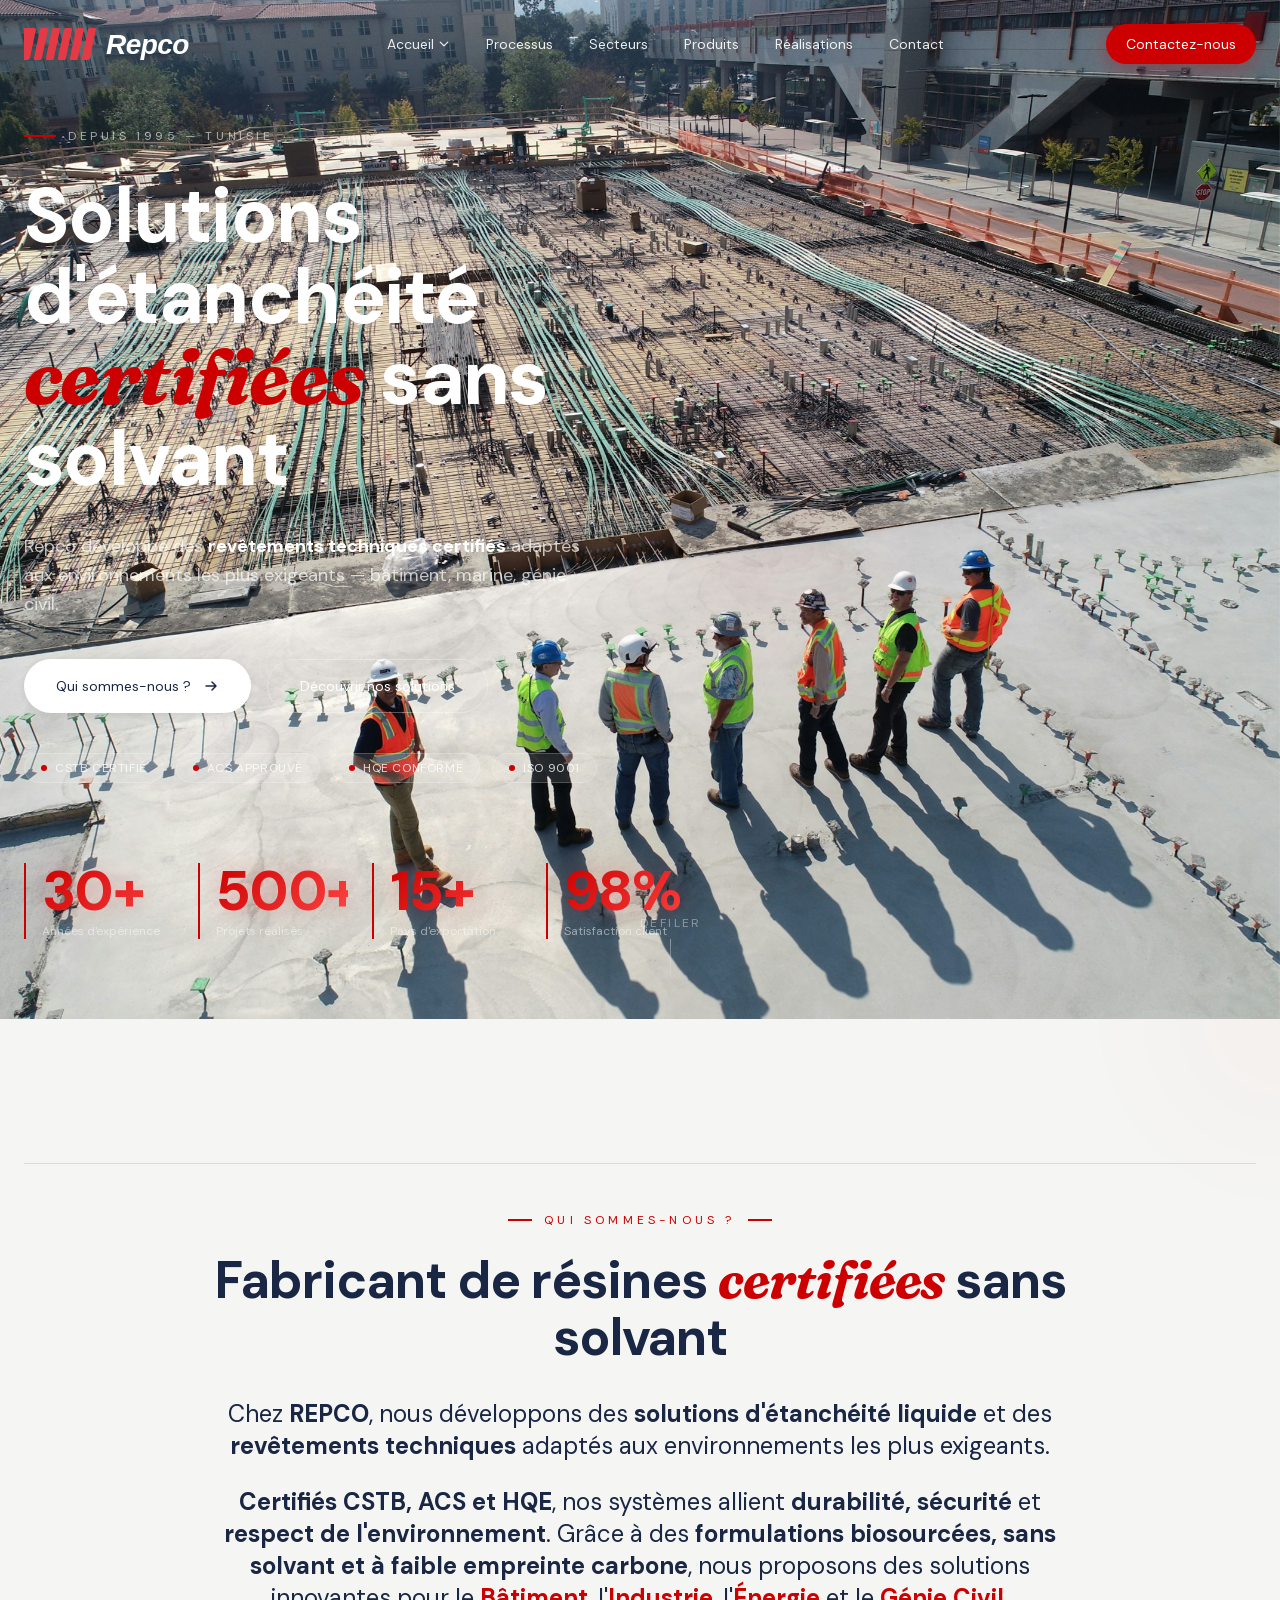
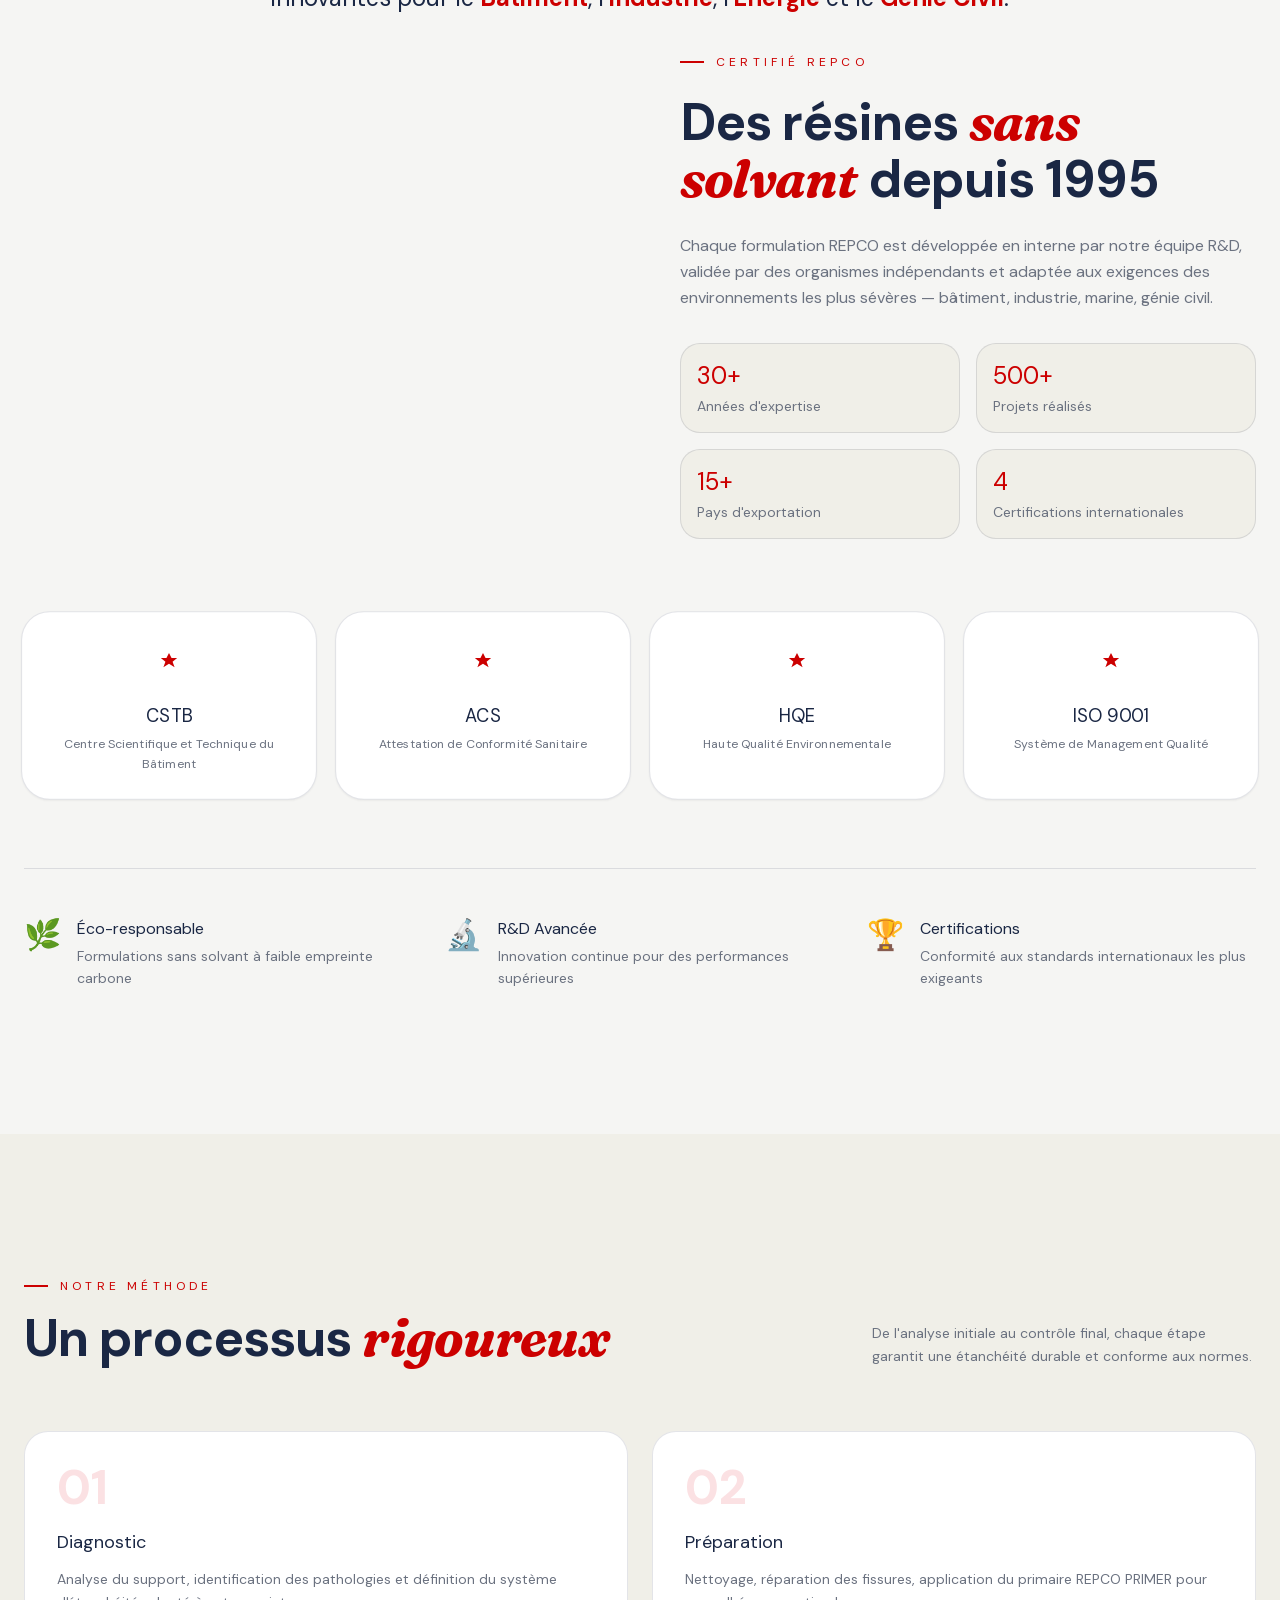
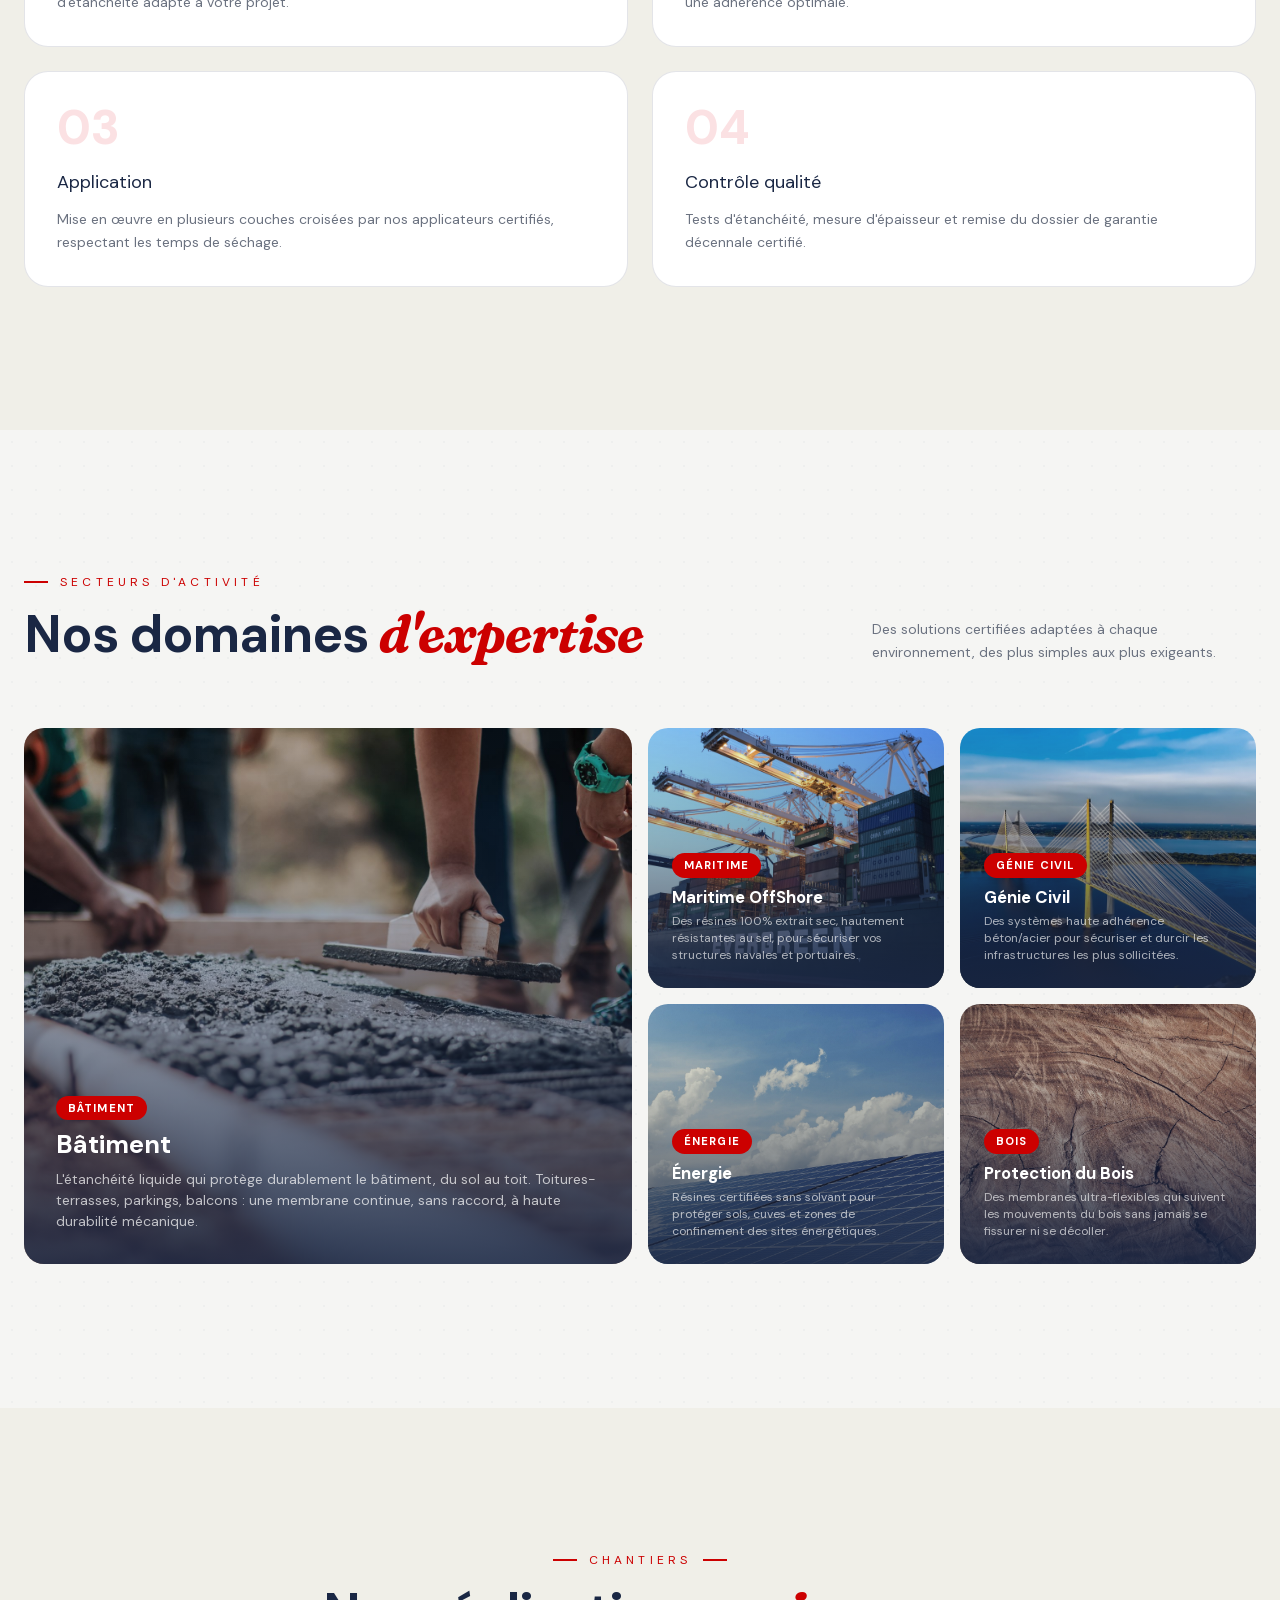
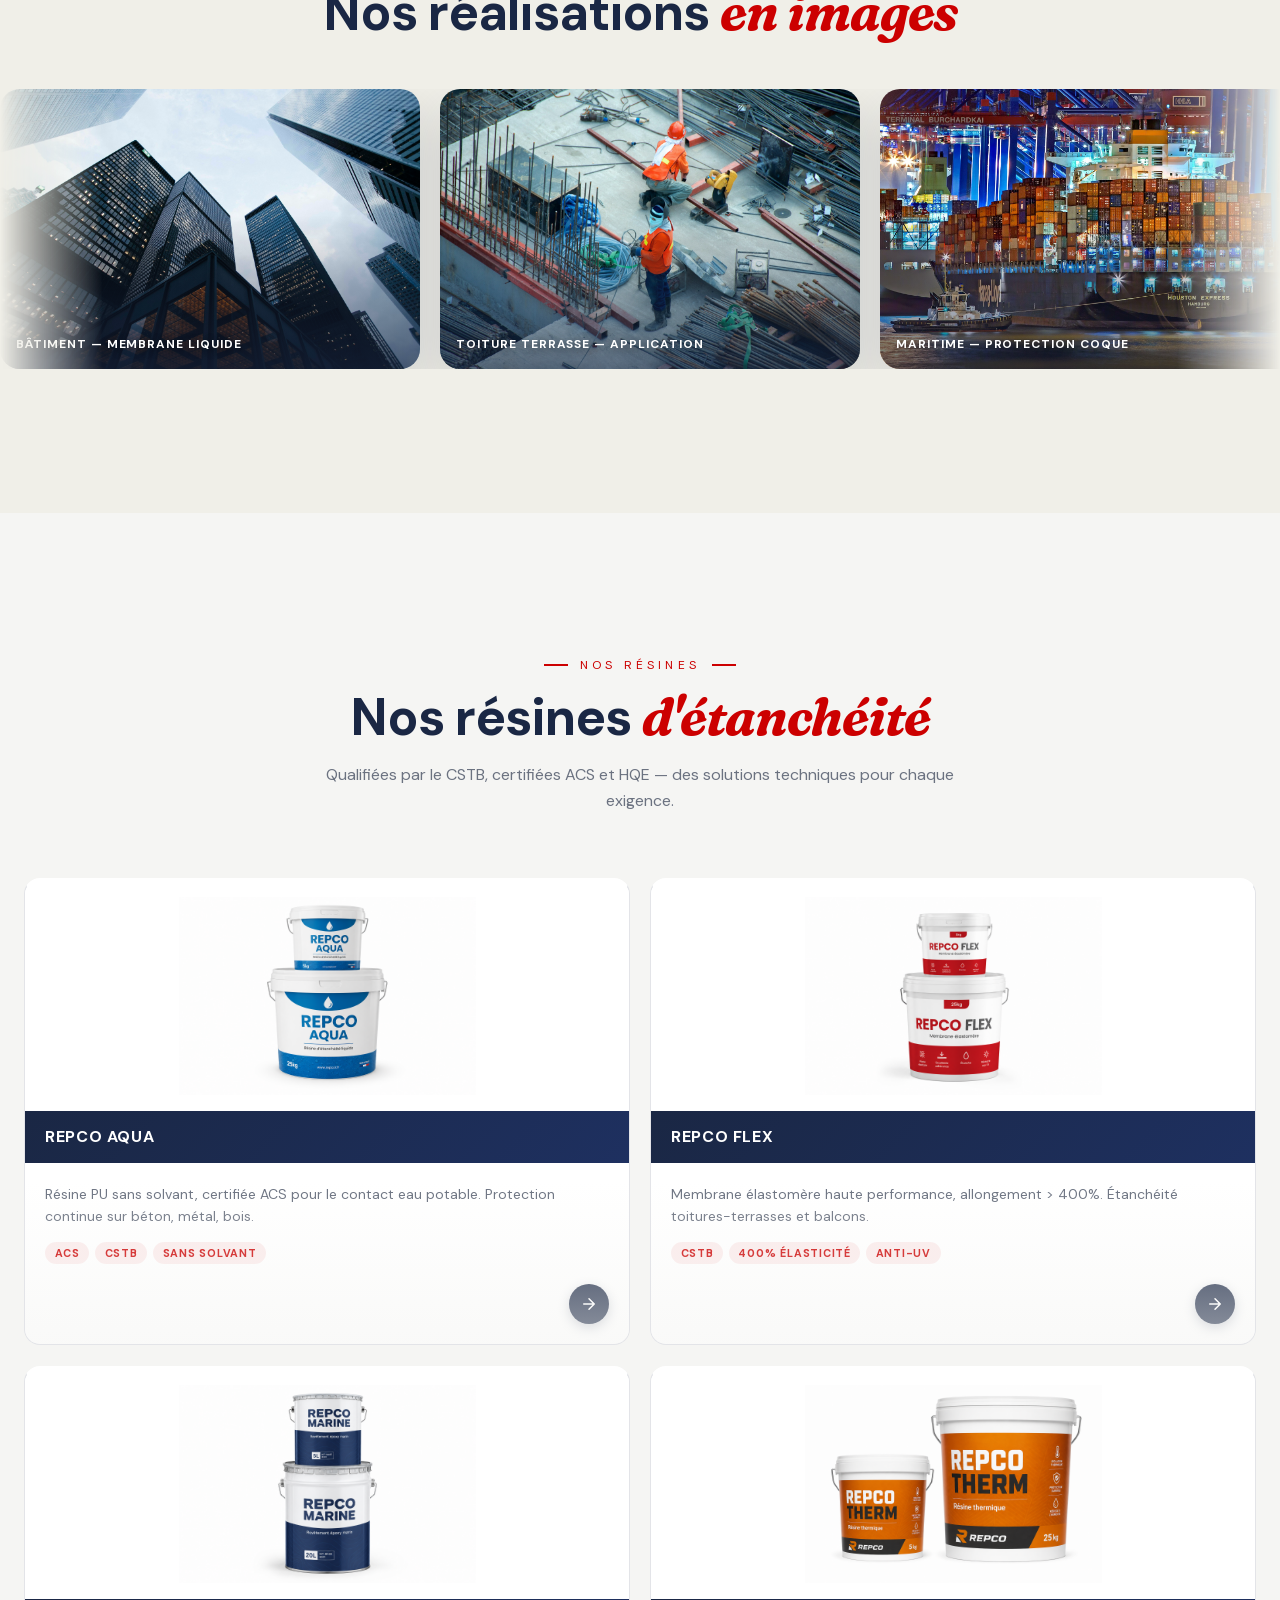
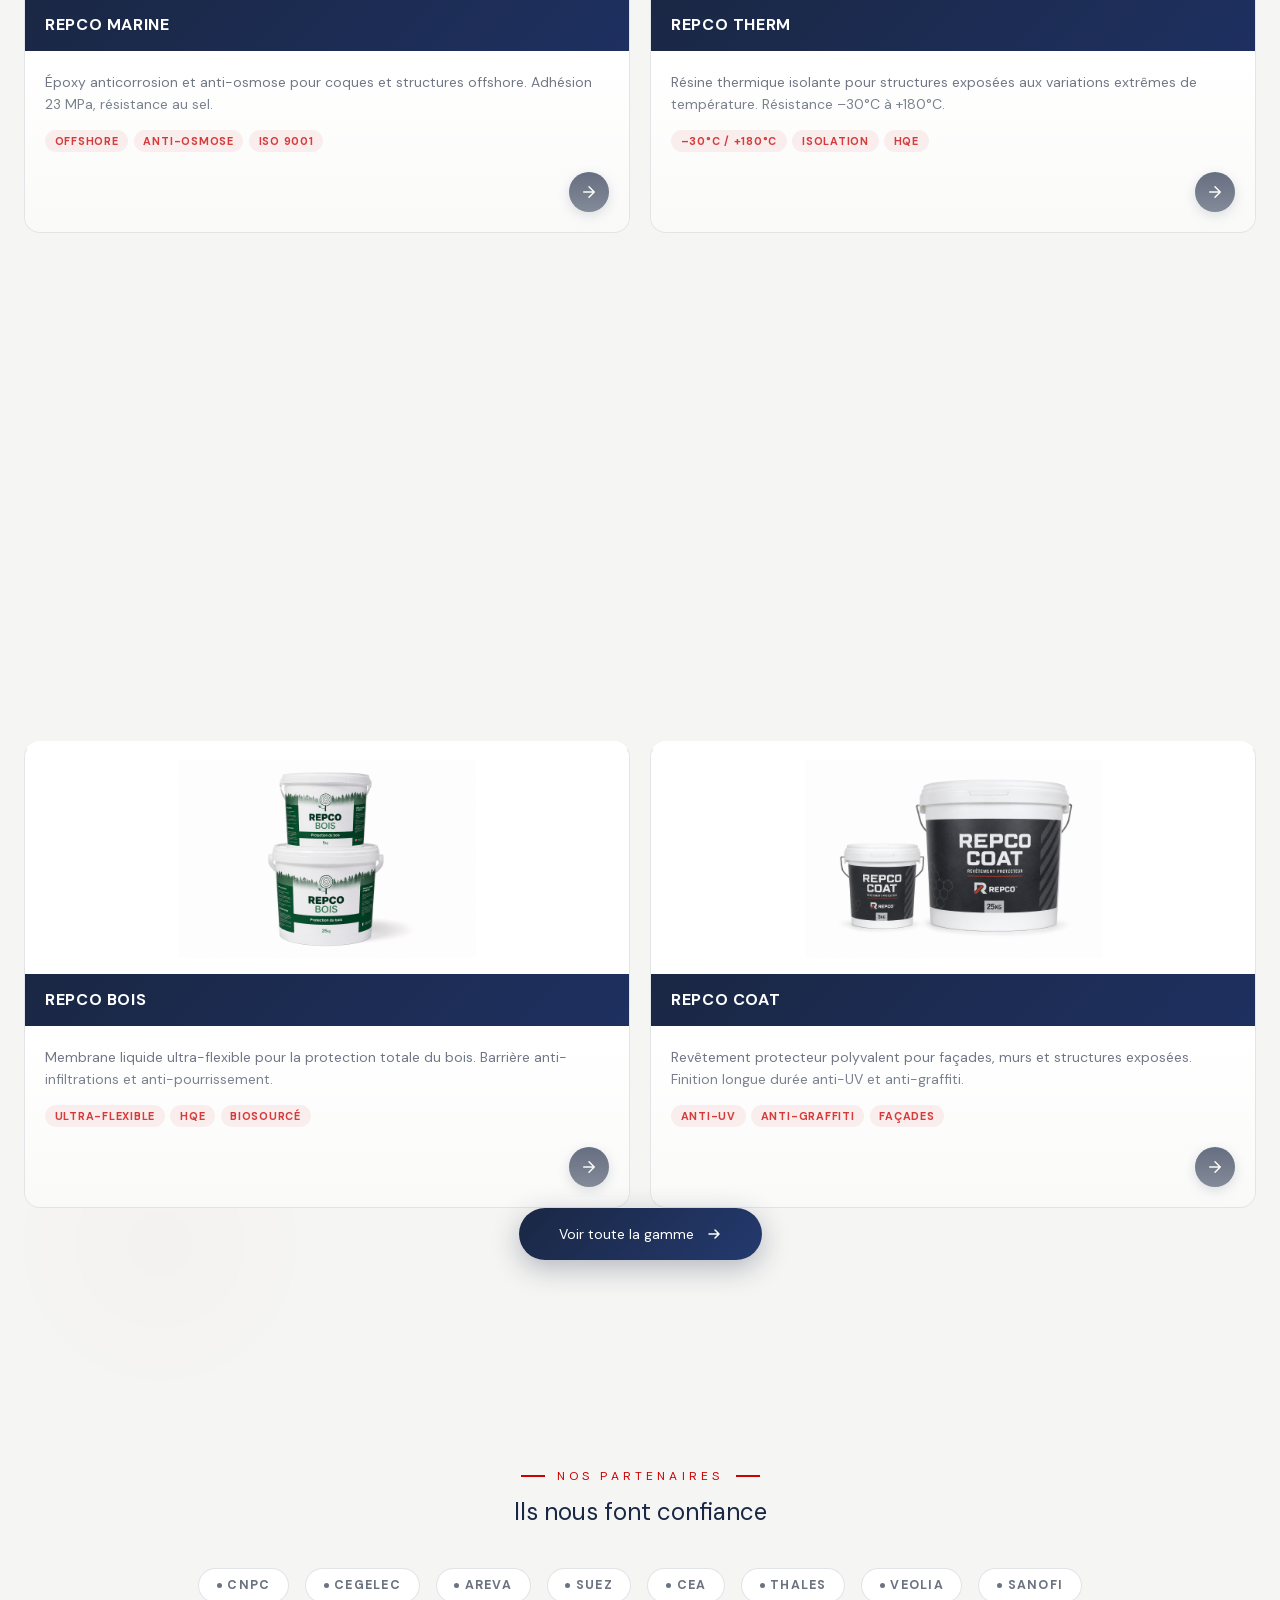
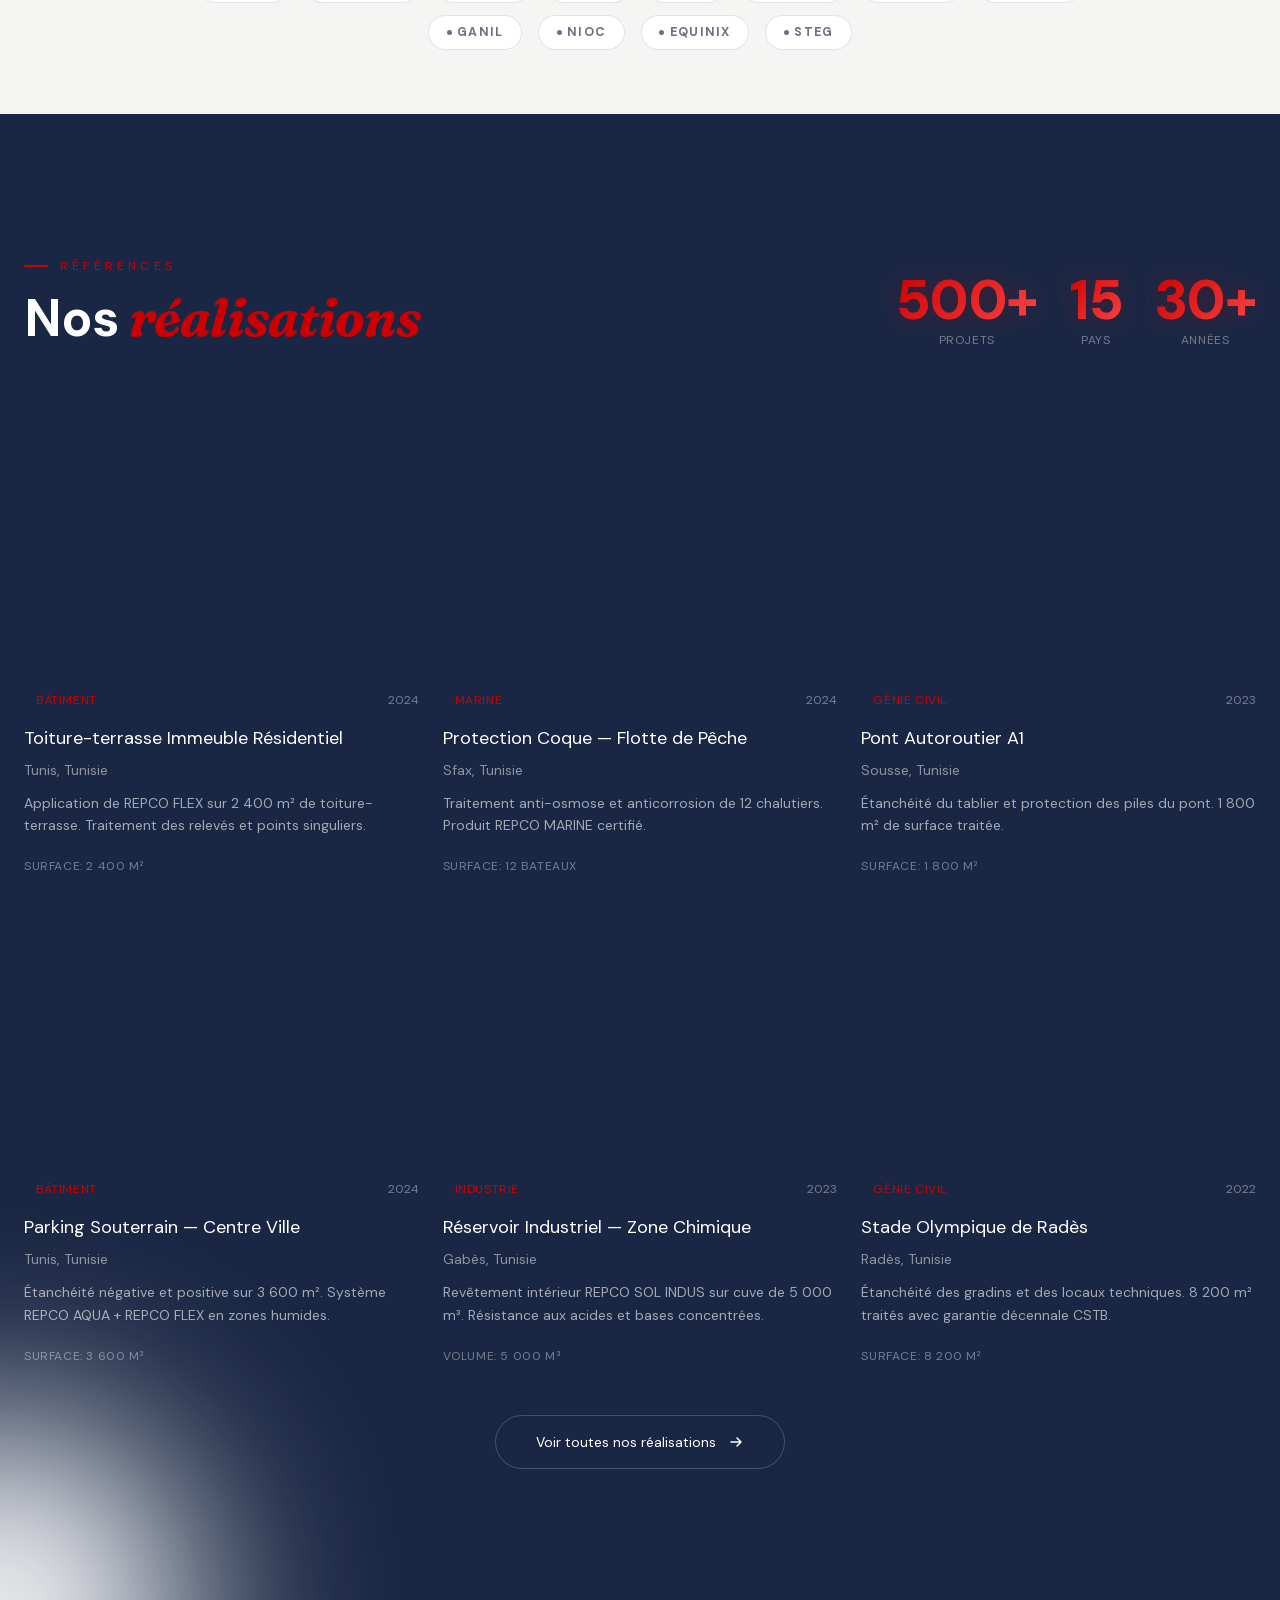
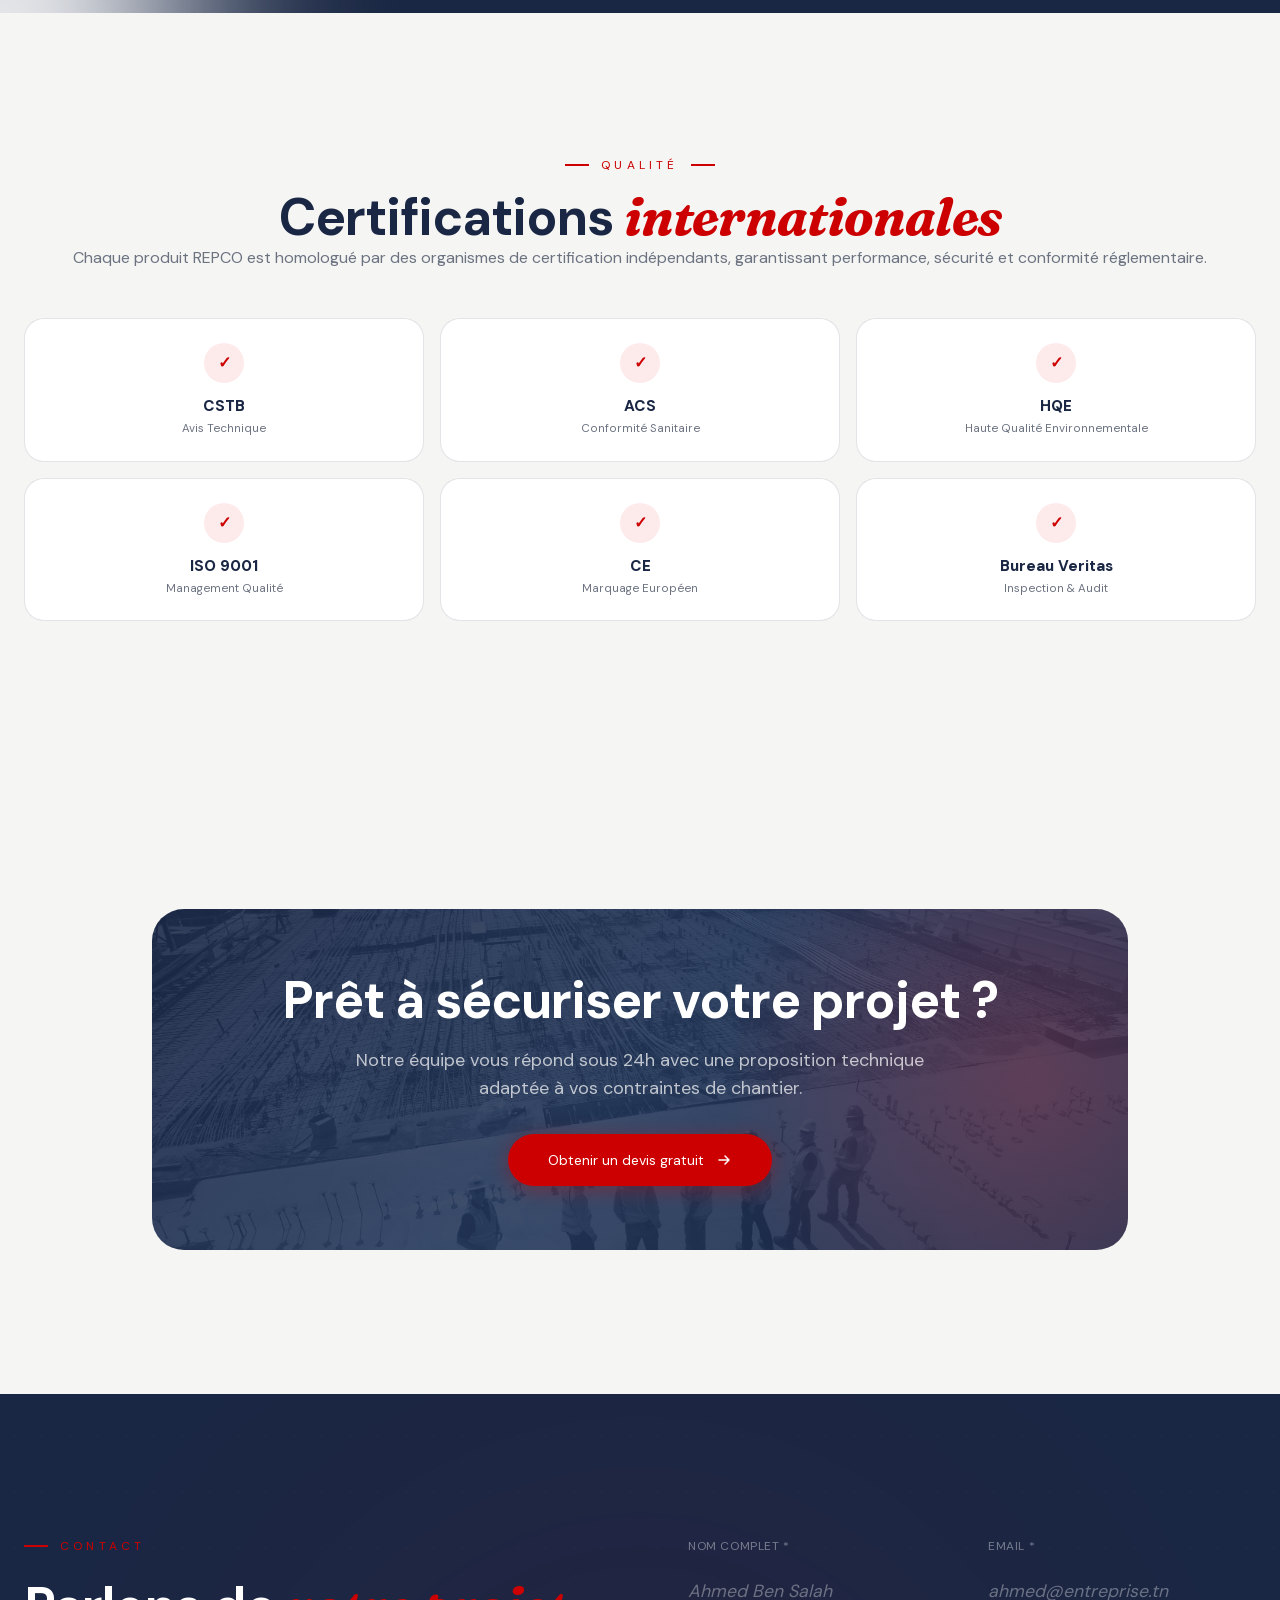
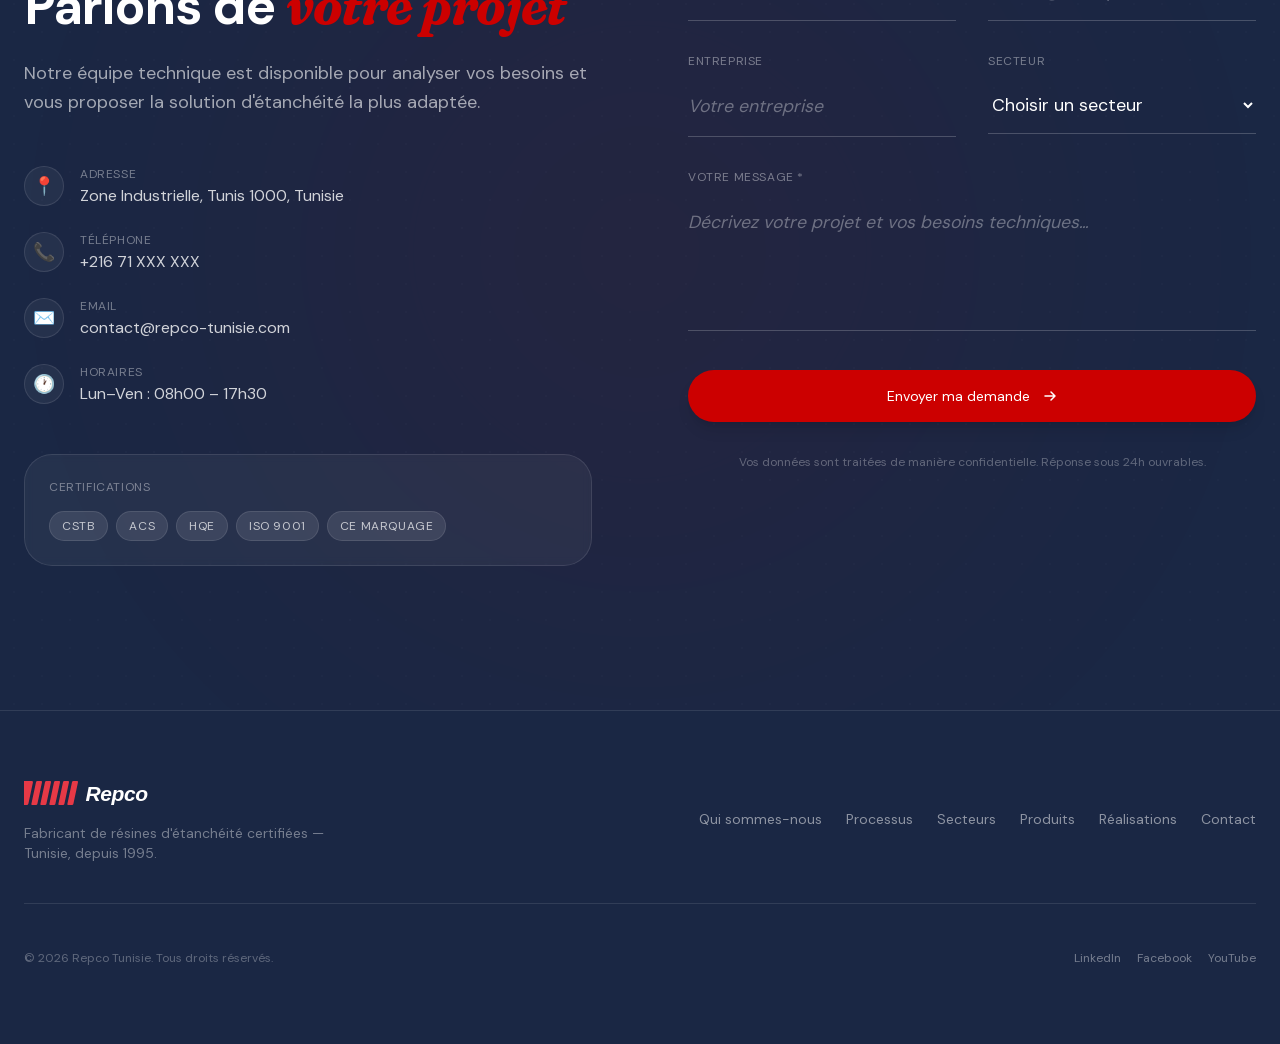
<file: index.html>
<!DOCTYPE html>
<html lang="fr" class="__variable_923bf1 __variable_0d86af">
<head>
  <meta charset="utf-8">
  <meta name="viewport" content="width=device-width, initial-scale=1">
  <script>
    (function () {
      var path = location.pathname;
      var i = path.indexOf('/repco');
      if (i !== -1) {
        var base = document.createElement('base');
        base.href = location.origin + path.slice(0, i + 6) + '/';
        document.head.appendChild(base);
      }
    })();
  </script>
  <link rel="stylesheet" href="css/style.css">
  <link rel="stylesheet" href="css/enhancements.css">
  <title>Repco — Solutions d'étanchéité certifiées Tunisie</title>
  <meta name="description" content="Repco fabrique des résines et revêtements d'étanchéité certifiés sans solvant pour le bâtiment, la marine et l'industrie en Tunisie.">
  <meta property="og:title" content="Repco — Résines d'étanchéité certifiées">
  <meta property="og:description" content="Solutions d'étanchéité liquide pour le bâtiment, la marine et l'industrie.">
  <meta property="og:image" content="images/logo.png">
  <meta name="twitter:card" content="summary_large_image">
  <link rel="icon" href="favicon.ico" type="image/x-icon">
</head>
<body class="__className_923bf1">
  <div class="scroll-progress"></div>

  <main class="overflow-x-hidden">

    <!-- Header -->
    <header class="fixed top-0 left-0 right-0 z-50 transition-all duration-500 py-5 bg-transparent">
      <div class="mx-auto max-w-7xl px-6 flex items-center justify-between">
        <a href="index.html" class="logo-link shrink-0">
          <img src="images/logo-white.svg" alt="Repco" class="logo-svg" data-logo-light="images/logo-white.svg" data-logo-dark="images/logo-dark.svg">
        </a>
        <nav class="hidden lg:flex items-center gap-1">
          <div class="relative nav-dropdown-wrap">
            <button class="nav-dropdown-btn px-4 py-2 text-sm font-600 rounded-lg transition-all duration-200 nav-link-underline text-white/90 hover:text-white flex items-center gap-1">
              Accueil
              <svg width="12" height="12" viewBox="0 0 24 24" fill="none" stroke="currentColor" stroke-width="2.5" stroke-linecap="round" stroke-linejoin="round" class="nav-dropdown-chevron transition-transform duration-200"><path d="m19.5 8.25-7.5 7.5-7.5-7.5"></path></svg>
            </button>
            <div class="nav-dropdown-menu hidden absolute top-full left-0 mt-1 w-52 bg-card rounded-xl shadow-xl border border-border py-1 z-50">
              <a href="#about" class="block px-4 py-2.5 text-sm font-500 text-foreground hover:bg-secondary hover:text-accent transition-colors rounded-lg">Qui sommes-nous ?</a>
              <a href="#realisations" class="block px-4 py-2.5 text-sm font-500 text-foreground hover:bg-secondary hover:text-accent transition-colors rounded-lg">Actualités</a>
            </div>
          </div>
          <a href="#process" class="px-4 py-2 text-sm font-600 rounded-lg transition-all duration-200 nav-link-underline text-white/90 hover:text-white">Processus</a>
          <a href="#sectors" class="px-4 py-2 text-sm font-600 rounded-lg transition-all duration-200 nav-link-underline text-white/90 hover:text-white">Secteurs</a>
          <a href="products.html" class="px-4 py-2 text-sm font-600 rounded-lg transition-all duration-200 nav-link-underline text-white/90 hover:text-white">Produits</a>
          <a href="#realisations" class="px-4 py-2 text-sm font-600 rounded-lg transition-all duration-200 nav-link-underline text-white/90 hover:text-white">Réalisations</a>
          <a href="#contact" class="px-4 py-2 text-sm font-600 rounded-lg transition-all duration-200 nav-link-underline text-white/90 hover:text-white">Contact</a>
        </nav>
        <div class="flex items-center gap-3">
          <a href="#contact" class="btn-shimmer hidden lg:inline-flex items-center gap-2 px-5 py-2.5 rounded-full text-sm font-700 bg-accent text-accent-foreground hover:opacity-90 transition-all duration-200 shadow-lg">Contactez-nous</a>
          <button class="lg:hidden p-2 rounded-lg transition-colors text-white" aria-label="Ouvrir le menu">
            <svg xmlns="http://www.w3.org/2000/svg" fill="none" viewBox="0 0 24 24" stroke-width="1.5" stroke="currentColor" width="24" height="24">
              <path stroke-linecap="round" stroke-linejoin="round" d="M3.75 6.75h16.5M3.75 12h16.5m-16.5 5.25h16.5"></path>
            </svg>
          </button>
        </div>
      </div>
    </header>

    <!-- Mobile menu -->
    <div class="mobile-menu fixed inset-y-0 right-0 z-50 w-full max-w-sm bg-primary text-primary-foreground flex flex-col p-8 lg:hidden">
      <div class="flex items-center justify-between mb-12">
        <a href="index.html" class="logo-link">
          <img src="images/logo-white.svg" alt="Repco" class="logo-svg">
        </a>
        <button class="p-2 text-white/70 hover:text-white" aria-label="Fermer le menu">
          <svg xmlns="http://www.w3.org/2000/svg" fill="none" viewBox="0 0 24 24" stroke-width="1.5" stroke="currentColor" width="24" height="24">
            <path stroke-linecap="round" stroke-linejoin="round" d="M6 18 18 6M6 6l12 12"></path>
          </svg>
        </button>
      </div>
      <nav class="flex flex-col gap-2">
        <a href="#hero" class="py-4 text-lg font-600 text-white/80 hover:text-white border-b border-white/10 transition-colors">Accueil</a>
        <a href="#about" class="py-4 text-lg font-600 text-white/80 hover:text-white border-b border-white/10 transition-colors">Qui sommes-nous ?</a>
        <a href="#process" class="py-4 text-lg font-600 text-white/80 hover:text-white border-b border-white/10 transition-colors">Processus</a>
        <a href="#sectors" class="py-4 text-lg font-600 text-white/80 hover:text-white border-b border-white/10 transition-colors">Secteurs</a>
        <a href="products.html" class="py-4 text-lg font-600 text-white/80 hover:text-white border-b border-white/10 transition-colors">Produits</a>
        <a href="#realisations" class="py-4 text-lg font-600 text-white/80 hover:text-white border-b border-white/10 transition-colors">Réalisations</a>
        <a href="#contact" class="py-4 text-lg font-600 text-white/80 hover:text-white border-b border-white/10 transition-colors">Contact</a>
      </nav>
      <div class="mt-auto">
        <a href="#contact" class="w-full flex items-center justify-center py-4 rounded-xl bg-accent text-white font-700 text-base">Contactez-nous</a>
      </div>
    </div>

    <!-- Hero -->
    <section class="relative min-h-screen flex items-center overflow-hidden" id="hero">
      <div class="hero-bg absolute inset-0 z-0 will-change-transform">
        <img src="images/hero.jpg" alt="Chantier de construction avec membrane d'étanchéité liquide" class="absolute inset-0 w-full h-full object-cover object-center pro-photo" loading="eager">
        <div class="absolute inset-0 bg-gradient-to-r from-primary/85 via-primary/60 to-primary/20"></div>
        <div class="absolute inset-0 bg-gradient-to-t from-primary/60 via-transparent to-primary/30"></div>
      </div>
      <div class="absolute top-1/3 right-1/4 w-96 h-96 blob-accent opacity-30 pointer-events-none float-orb"></div>
      <div class="absolute bottom-1/4 left-1/3 w-64 h-64 blob-primary opacity-40 pointer-events-none float-orb float-orb-delay"></div>
      <div class="relative z-10 mx-auto max-w-7xl px-6 pt-32 pb-20 w-full">
        <div class="max-w-3xl hero-content">
          <div class="flex items-center gap-3 mb-8">
            <div class="w-8 h-0.5 bg-accent"></div>
            <span class="text-xs font-700 uppercase tracking-[0.3em] text-white/60">Depuis 1995 — Tunisie</span>
          </div>
          <h1 class="text-hero-xl text-white mb-8">Solutions d'étanchéité <span class="text-accent italic font-serif">certifiées</span> sans solvant</h1>
          <p class="text-lg text-white/70 font-400 leading-relaxed max-w-xl mb-10">Repco développe des <strong class="text-white font-700">revêtements techniques certifiés</strong> adaptés aux environnements les plus exigeants — bâtiment, marine, génie civil.</p>
          <div class="flex flex-col sm:flex-row gap-4">
            <a href="#about" class="btn-shimmer group inline-flex items-center gap-3 px-8 py-4 rounded-full bg-white text-primary font-700 text-sm hover:bg-accent hover:text-white transition-all duration-300 shadow-xl">
              Qui sommes-nous ?
              <svg width="16" height="16" viewBox="0 0 16 16" fill="none" class="transition-transform group-hover:translate-x-1"><path d="M3 8h10M9 4l4 4-4 4" stroke="currentColor" stroke-width="1.5" stroke-linecap="round" stroke-linejoin="round"></path></svg>
            </a>
            <a href="#sectors" class="btn-shimmer group inline-flex items-center gap-3 px-8 py-4 rounded-full border border-white/30 text-white font-600 text-sm hover:bg-white/10 hover:border-white/60 transition-all duration-300 backdrop-blur-sm">Découvrir nos solutions</a>
          </div>
          <div class="flex flex-wrap gap-3 mt-10">
            <span class="inline-flex items-center gap-2 px-4 py-1.5 rounded-full bg-white/10 backdrop-blur-sm border border-white/20 text-white/80 text-xs font-700 uppercase tracking-wider"><span class="w-1.5 h-1.5 rounded-full bg-accent animate-pulse-dot"></span>CSTB Certifié</span>
            <span class="inline-flex items-center gap-2 px-4 py-1.5 rounded-full bg-white/10 backdrop-blur-sm border border-white/20 text-white/80 text-xs font-700 uppercase tracking-wider"><span class="w-1.5 h-1.5 rounded-full bg-accent animate-pulse-dot"></span>ACS Approuvé</span>
            <span class="inline-flex items-center gap-2 px-4 py-1.5 rounded-full bg-white/10 backdrop-blur-sm border border-white/20 text-white/80 text-xs font-700 uppercase tracking-wider"><span class="w-1.5 h-1.5 rounded-full bg-accent animate-pulse-dot"></span>HQE Conforme</span>
            <span class="inline-flex items-center gap-2 px-4 py-1.5 rounded-full bg-white/10 backdrop-blur-sm border border-white/20 text-white/80 text-xs font-700 uppercase tracking-wider"><span class="w-1.5 h-1.5 rounded-full bg-accent animate-pulse-dot"></span>ISO 9001</span>
          </div>
        </div>
        <div class="mt-20 grid grid-cols-2 sm:grid-cols-4 gap-6 max-w-2xl">
          <div class="hero-stat border-l-2 border-accent pl-4"><div class="stat-number stat-counter text-white">30+</div><div class="text-xs text-white/50 font-500 mt-1">Années d'expérience</div></div>
          <div class="hero-stat border-l-2 border-accent pl-4"><div class="stat-number stat-counter text-white">500+</div><div class="text-xs text-white/50 font-500 mt-1">Projets réalisés</div></div>
          <div class="hero-stat border-l-2 border-accent pl-4"><div class="stat-number stat-counter text-white">15+</div><div class="text-xs text-white/50 font-500 mt-1">Pays d'exportation</div></div>
          <div class="hero-stat border-l-2 border-accent pl-4"><div class="stat-number stat-counter text-white">98%</div><div class="text-xs text-white/50 font-500 mt-1">Satisfaction client</div></div>
        </div>
      </div>
      <div class="scroll-indicator absolute bottom-8 left-1/2 z-10 flex flex-col items-center gap-2">
        <span class="text-xs text-white/40 font-500 uppercase tracking-[0.2em]">Défiler</span>
        <div class="w-px h-12 bg-gradient-to-b from-white/40 to-transparent"></div>
      </div>
    </section>

    <!-- About -->
    <section class="section-xl bg-background relative overflow-hidden" id="about">
      <div class="absolute top-0 right-0 w-96 h-96 blob-accent opacity-20 pointer-events-none -translate-y-1/2 translate-x-1/2"></div>
      <div class="mx-auto max-w-7xl px-6">
        <div class="section-line mb-12"></div>
        <div class="text-center max-w-4xl mx-auto mb-20">
          <div class="flex items-center justify-center gap-3 mb-6 reveal">
            <span class="w-6 h-0.5 bg-accent"></span>
            <span class="text-xs font-700 uppercase tracking-[0.35em] text-accent">Qui sommes-nous ?</span>
            <span class="w-6 h-0.5 bg-accent"></span>
          </div>
          <h2 class="text-section-title text-foreground mb-8 reveal">Fabricant de résines <span class="font-serif italic text-accent">certifiées</span> sans solvant</h2>
          <p class="text-xl md:text-2xl leading-relaxed text-foreground/80 font-400 mb-6 reveal stagger-1">Chez <strong class="text-foreground font-800">REPCO</strong>, nous développons des <strong class="text-foreground font-700">solutions d'étanchéité liquide</strong> et des <strong class="text-foreground font-700">revêtements techniques</strong> adaptés aux environnements les plus exigeants.</p>
          <p class="text-xl md:text-2xl leading-relaxed text-foreground/80 font-400 mb-10 reveal stagger-2"><strong class="text-foreground font-700">Certifiés CSTB, ACS et HQE</strong>, nos systèmes allient <strong class="text-foreground font-700">durabilité, sécurité</strong> et <strong class="text-foreground font-700">respect de l'environnement</strong>. Grâce à des <strong class="text-foreground font-700">formulations biosourcées, sans solvant et à faible empreinte carbone</strong>, nous proposons des solutions innovantes pour le <strong class="text-accent font-700">Bâtiment</strong>, l'<strong class="text-accent font-700">Industrie</strong>, l'<strong class="text-accent font-700">Énergie</strong> et le <strong class="text-accent font-700">Génie Civil</strong>.</p>
        </div>
        <div class="story-grid">
          <div class="reveal-left">
            <div class="story-image clip-reveal">
              <img src="images/lab.jpg" alt="Laboratoire REPCO — formulation résines d'étanchéité liquide" class="pro-photo" loading="lazy">
            </div>
          </div>
          <div class="reveal-right">
            <div class="flex items-center gap-3 mb-6"><span class="w-6 h-0.5 bg-accent"></span><span class="text-xs font-700 uppercase tracking-[0.35em] text-accent">Certifié REPCO</span></div>
            <h2 class="text-section-title text-foreground mb-6">Des résines <span class="font-serif italic text-accent">sans solvant</span> depuis 1995</h2>
            <p class="text-muted-foreground leading-relaxed mb-8">Chaque formulation REPCO est développée en interne par notre équipe R&amp;D, validée par des organismes indépendants et adaptée aux exigences des environnements les plus sévères — bâtiment, industrie, marine, génie civil.</p>
            <div class="grid grid-cols-2 gap-4">
              <div class="p-4 bg-secondary rounded-xl border border-border"><div class="text-2xl font-800 text-accent mb-1">30+</div><div class="text-sm text-muted-foreground">Années d'expertise</div></div>
              <div class="p-4 bg-secondary rounded-xl border border-border"><div class="text-2xl font-800 text-accent mb-1">500+</div><div class="text-sm text-muted-foreground">Projets réalisés</div></div>
              <div class="p-4 bg-secondary rounded-xl border border-border"><div class="text-2xl font-800 text-accent mb-1">15+</div><div class="text-sm text-muted-foreground">Pays d'exportation</div></div>
              <div class="p-4 bg-secondary rounded-xl border border-border"><div class="text-2xl font-800 text-accent mb-1">4</div><div class="text-sm text-muted-foreground">Certifications internationales</div></div>
            </div>
          </div>
        </div>
        <div class="mt-20 grid grid-cols-2 md:grid-cols-4 gap-6">
          <div class="cert-item p-6 bg-card rounded-2xl border border-border shadow-sm hover:shadow-md hover:border-accent/30 transition-all duration-300 text-center group reveal stagger-1">
            <div class="w-12 h-12 rounded-xl bg-accent/10 flex items-center justify-center mx-auto mb-4 group-hover:bg-accent/20 transition-colors"><svg width="20" height="20" viewBox="0 0 20 20" fill="none"><path d="M10 2L12.5 7H18L13.5 10.5L15.5 16L10 12.5L4.5 16L6.5 10.5L2 7H7.5L10 2Z" fill="currentColor" class="text-accent"></path></svg></div>
            <div class="text-lg font-800 text-foreground mb-1">CSTB</div>
            <div class="text-xs text-muted-foreground leading-relaxed">Centre Scientifique et Technique du Bâtiment</div>
          </div>
          <div class="cert-item p-6 bg-card rounded-2xl border border-border shadow-sm hover:shadow-md hover:border-accent/30 transition-all duration-300 text-center group reveal stagger-2">
            <div class="w-12 h-12 rounded-xl bg-accent/10 flex items-center justify-center mx-auto mb-4 group-hover:bg-accent/20 transition-colors"><svg width="20" height="20" viewBox="0 0 20 20" fill="none"><path d="M10 2L12.5 7H18L13.5 10.5L15.5 16L10 12.5L4.5 16L6.5 10.5L2 7H7.5L10 2Z" fill="currentColor" class="text-accent"></path></svg></div>
            <div class="text-lg font-800 text-foreground mb-1">ACS</div>
            <div class="text-xs text-muted-foreground leading-relaxed">Attestation de Conformité Sanitaire</div>
          </div>
          <div class="cert-item p-6 bg-card rounded-2xl border border-border shadow-sm hover:shadow-md hover:border-accent/30 transition-all duration-300 text-center group reveal stagger-3">
            <div class="w-12 h-12 rounded-xl bg-accent/10 flex items-center justify-center mx-auto mb-4 group-hover:bg-accent/20 transition-colors"><svg width="20" height="20" viewBox="0 0 20 20" fill="none"><path d="M10 2L12.5 7H18L13.5 10.5L15.5 16L10 12.5L4.5 16L6.5 10.5L2 7H7.5L10 2Z" fill="currentColor" class="text-accent"></path></svg></div>
            <div class="text-lg font-800 text-foreground mb-1">HQE</div>
            <div class="text-xs text-muted-foreground leading-relaxed">Haute Qualité Environnementale</div>
          </div>
          <div class="cert-item p-6 bg-card rounded-2xl border border-border shadow-sm hover:shadow-md hover:border-accent/30 transition-all duration-300 text-center group reveal stagger-4">
            <div class="w-12 h-12 rounded-xl bg-accent/10 flex items-center justify-center mx-auto mb-4 group-hover:bg-accent/20 transition-colors"><svg width="20" height="20" viewBox="0 0 20 20" fill="none"><path d="M10 2L12.5 7H18L13.5 10.5L15.5 16L10 12.5L4.5 16L6.5 10.5L2 7H7.5L10 2Z" fill="currentColor" class="text-accent"></path></svg></div>
            <div class="text-lg font-800 text-foreground mb-1">ISO 9001</div>
            <div class="text-xs text-muted-foreground leading-relaxed">Système de Management Qualité</div>
          </div>
        </div>
        <div class="mt-16 grid grid-cols-1 sm:grid-cols-3 gap-8 pt-12 border-t border-border">
          <div class="flex items-start gap-4 reveal stagger-1"><div class="text-3xl shrink-0">🌿</div><div><div class="font-700 text-foreground mb-1">Éco-responsable</div><div class="text-sm text-muted-foreground leading-relaxed">Formulations sans solvant à faible empreinte carbone</div></div></div>
          <div class="flex items-start gap-4 reveal stagger-2"><div class="text-3xl shrink-0">🔬</div><div><div class="font-700 text-foreground mb-1">R&amp;D Avancée</div><div class="text-sm text-muted-foreground leading-relaxed">Innovation continue pour des performances supérieures</div></div></div>
          <div class="flex items-start gap-4 reveal stagger-3"><div class="text-3xl shrink-0">🏆</div><div><div class="font-700 text-foreground mb-1">Certifications</div><div class="text-sm text-muted-foreground leading-relaxed">Conformité aux standards internationaux les plus exigeants</div></div></div>
        </div>
      </div>
    </section>

    <!-- Process -->
    <section class="section-xl bg-secondary relative overflow-hidden" id="process">
      <div class="mx-auto max-w-7xl px-6">
        <div class="flex flex-col md:flex-row md:items-end justify-between gap-6 mb-16">
          <div class="reveal">
            <div class="flex items-center gap-3 mb-4"><span class="w-6 h-0.5 bg-accent"></span><span class="text-xs font-700 uppercase tracking-[0.35em] text-accent">Notre Méthode</span></div>
            <h2 class="text-section-title text-foreground">Un processus <span class="font-serif italic text-accent">rigoureux</span></h2>
          </div>
          <p class="max-w-sm text-muted-foreground text-sm leading-relaxed reveal stagger-1">De l'analyse initiale au contrôle final, chaque étape garantit une étanchéité durable et conforme aux normes.</p>
        </div>
        <div class="grid grid-cols-1 sm:grid-cols-2 lg:grid-cols-4 gap-6">
          <div class="process-step reveal stagger-1"><div class="process-num">01</div><h3 class="text-lg font-700 text-foreground mb-3">Diagnostic</h3><p class="text-sm text-muted-foreground leading-relaxed">Analyse du support, identification des pathologies et définition du système d'étanchéité adapté à votre projet.</p></div>
          <div class="process-step reveal stagger-2"><div class="process-num">02</div><h3 class="text-lg font-700 text-foreground mb-3">Préparation</h3><p class="text-sm text-muted-foreground leading-relaxed">Nettoyage, réparation des fissures, application du primaire REPCO PRIMER pour une adhérence optimale.</p></div>
          <div class="process-step reveal stagger-3"><div class="process-num">03</div><h3 class="text-lg font-700 text-foreground mb-3">Application</h3><p class="text-sm text-muted-foreground leading-relaxed">Mise en œuvre en plusieurs couches croisées par nos applicateurs certifiés, respectant les temps de séchage.</p></div>
          <div class="process-step reveal stagger-4"><div class="process-num">04</div><h3 class="text-lg font-700 text-foreground mb-3">Contrôle qualité</h3><p class="text-sm text-muted-foreground leading-relaxed">Tests d'étanchéité, mesure d'épaisseur et remise du dossier de garantie décennale certifié.</p></div>
        </div>
      </div>
    </section>

    <!-- Sectors -->
    <section class="section-xl bg-background relative overflow-hidden" id="sectors">
      <div class="absolute inset-0 opacity-[0.03] pointer-events-none" style="background-image:radial-gradient(circle, var(--foreground) 1px, transparent 1px);background-size:24px 24px"></div>
      <div class="mx-auto max-w-7xl px-6">
        <div class="flex flex-col md:flex-row md:items-end justify-between gap-6 mb-16">
          <div class="reveal">
            <div class="flex items-center gap-3 mb-4"><span class="w-6 h-0.5 bg-accent"></span><span class="text-xs font-700 uppercase tracking-[0.35em] text-accent">Secteurs d'Activité</span></div>
            <h2 class="text-section-title text-foreground">Nos domaines <span class="font-serif italic text-accent">d'expertise</span></h2>
          </div>
          <p class="max-w-sm text-muted-foreground text-sm leading-relaxed reveal stagger-1">Des solutions certifiées adaptées à chaque environnement, des plus simples aux plus exigeants.</p>
        </div>
        <div class="sectors-grid">
          <div class="sector-card sector-large reveal">
            <img src="images/secteur-batiment.jpg" alt="Étanchéité bâtiment — application béton" loading="lazy">
            <div class="sector-overlay"></div>
            <div class="sector-content">
              <span class="sector-tag">Bâtiment</span>
              <h3 class="sector-title">Bâtiment</h3>
              <p class="sector-desc">L'étanchéité liquide qui protège durablement le bâtiment, du sol au toit. Toitures-terrasses, parkings, balcons : une membrane continue, sans raccord, à haute durabilité mécanique.</p>
            </div>
          </div>
          <div class="sector-card reveal stagger-1">
            <img src="images/secteur-maritime.jpg" alt="Maritime Offshore — port et structures navales" loading="lazy">
            <div class="sector-overlay"></div>
            <div class="sector-content">
              <span class="sector-tag">Maritime</span>
              <h3 class="sector-title-sm">Maritime OffShore</h3>
              <p class="sector-desc-sm">Des résines 100% extrait sec, hautement résistantes au sel, pour sécuriser vos structures navales et portuaires.</p>
            </div>
          </div>
          <div class="sector-card reveal stagger-2">
            <img src="images/secteur-genie-civil.jpg" alt="Génie Civil — pont à haubans" loading="lazy">
            <div class="sector-overlay"></div>
            <div class="sector-content">
              <span class="sector-tag">Génie Civil</span>
              <h3 class="sector-title-sm">Génie Civil</h3>
              <p class="sector-desc-sm">Des systèmes haute adhérence béton/acier pour sécuriser et durcir les infrastructures les plus sollicitées.</p>
            </div>
          </div>
          <div class="sector-card reveal stagger-3">
            <img src="images/secteur-energie.jpg" alt="Énergie — installations solaires" loading="lazy">
            <div class="sector-overlay"></div>
            <div class="sector-content">
              <span class="sector-tag">Énergie</span>
              <h3 class="sector-title-sm">Énergie</h3>
              <p class="sector-desc-sm">Résines certifiées sans solvant pour protéger sols, cuves et zones de confinement des sites énergétiques.</p>
            </div>
          </div>
          <div class="sector-card reveal stagger-4">
            <img src="images/secteur-bois.jpg" alt="Protection du bois — texture bois massif" loading="lazy">
            <div class="sector-overlay"></div>
            <div class="sector-content">
              <span class="sector-tag">Bois</span>
              <h3 class="sector-title-sm">Protection du Bois</h3>
              <p class="sector-desc-sm">Des membranes ultra-flexibles qui suivent les mouvements du bois sans jamais se fissurer ni se décoller.</p>
            </div>
          </div>
        </div>
      </div>
    </section>

    <!-- Gallery -->
    <section class="section-xl bg-secondary relative overflow-hidden" id="gallery">
      <div class="mx-auto max-w-7xl px-6 mb-12">
        <div class="reveal text-center">
          <div class="flex items-center justify-center gap-3 mb-4"><span class="w-6 h-0.5 bg-accent"></span><span class="text-xs font-700 uppercase tracking-[0.35em] text-accent">Chantiers</span><span class="w-6 h-0.5 bg-accent"></span></div>
          <h2 class="text-section-title text-foreground">Nos réalisations <span class="font-serif italic text-accent">en images</span></h2>
        </div>
      </div>
      <div class="gallery-marquee">
        <div class="gallery-track">
          <div class="gallery-item photo-frame"><img src="images/gallery-1.jpg" alt="Étanchéité liquide bâtiment tertiaire" loading="lazy"><span>Bâtiment — Membrane liquide</span></div>
          <div class="gallery-item photo-frame"><img src="images/gallery-2.jpg" alt="Application revêtement toiture terrasse" loading="lazy"><span>Toiture terrasse — Application</span></div>
          <div class="gallery-item photo-frame"><img src="images/gallery-3.jpg" alt="Protection marine revêtement coque" loading="lazy"><span>Maritime — Protection coque</span></div>
          <div class="gallery-item photo-frame"><img src="images/gallery-4.jpg" alt="Revêtement technique sol industriel" loading="lazy"><span>Industrie — Sol technique</span></div>
          <div class="gallery-item photo-frame"><img src="images/gallery-5.jpg" alt="Infrastructure énergétique revêtement" loading="lazy"><span>Énergie — Parc éolien</span></div>
          <div class="gallery-item photo-frame"><img src="images/gallery-6.jpg" alt="Protection bois terrasse extérieure" loading="lazy"><span>Bois — Terrasse protégée</span></div>
          <div class="gallery-item photo-frame"><img src="images/gallery-7.jpg" alt="Application étanchéité liquide sur chantier" loading="lazy"><span>Chantier — Application pro</span></div>
          <div class="gallery-item photo-frame"><img src="images/gallery-8.jpg" alt="Génie civil infrastructure étanchéité" loading="lazy"><span>Génie civil — Infrastructure</span></div>
          <div class="gallery-item photo-frame"><img src="images/gallery-1.jpg" alt="Étanchéité liquide bâtiment tertiaire" loading="lazy"><span>Bâtiment — Membrane liquide</span></div>
          <div class="gallery-item photo-frame"><img src="images/gallery-2.jpg" alt="Application revêtement toiture terrasse" loading="lazy"><span>Toiture terrasse — Application</span></div>
          <div class="gallery-item photo-frame"><img src="images/gallery-3.jpg" alt="Protection marine revêtement coque" loading="lazy"><span>Maritime — Protection coque</span></div>
          <div class="gallery-item photo-frame"><img src="images/gallery-4.jpg" alt="Revêtement technique sol industriel" loading="lazy"><span>Industrie — Sol technique</span></div>
          <div class="gallery-item photo-frame"><img src="images/gallery-5.jpg" alt="Infrastructure énergétique revêtement" loading="lazy"><span>Énergie — Parc éolien</span></div>
          <div class="gallery-item photo-frame"><img src="images/gallery-6.jpg" alt="Protection bois terrasse extérieure" loading="lazy"><span>Bois — Terrasse protégée</span></div>
          <div class="gallery-item photo-frame"><img src="images/gallery-7.jpg" alt="Application étanchéité liquide sur chantier" loading="lazy"><span>Chantier — Application pro</span></div>
          <div class="gallery-item photo-frame"><img src="images/gallery-8.jpg" alt="Génie civil infrastructure étanchéité" loading="lazy"><span>Génie civil — Infrastructure</span></div>
        </div>
      </div>
    </section>

    <!-- Products -->
    <section class="section-xl bg-background relative overflow-hidden" id="products">
      <div class="absolute bottom-0 left-0 w-80 h-80 blob-accent opacity-15 pointer-events-none"></div>
      <div class="mx-auto max-w-7xl px-6">
        <div class="text-center max-w-2xl mx-auto mb-16 reveal">
          <div class="flex items-center justify-center gap-3 mb-4"><span class="w-6 h-0.5 bg-accent"></span><span class="text-xs font-700 uppercase tracking-[0.35em] text-accent">Nos Résines</span><span class="w-6 h-0.5 bg-accent"></span></div>
          <h2 class="text-section-title text-foreground mb-4">Nos résines <span class="font-serif italic text-accent">d'étanchéité</span></h2>
          <p class="text-muted-foreground leading-relaxed">Qualifiées par le CSTB, certifiées ACS et HQE — des solutions techniques pour chaque exigence.</p>
        </div>
        <div class="grid grid-cols-1 sm:grid-cols-2 lg:grid-cols-4 gap-5">
          <a href="products.html" class="repco-product-card reveal stagger-1">
            <div class="repco-product-img"><img src="images/repco-aqua.png" alt="REPCO AQUA — résine d'étanchéité eau potable" loading="lazy"></div>
            <div class="repco-product-header">REPCO AQUA</div>
            <div class="repco-product-body">
              <p>Résine PU sans solvant, certifiée ACS pour le contact eau potable. Protection continue sur béton, métal, bois.</p>
              <div class="repco-product-tags"><span>ACS</span><span>CSTB</span><span>Sans solvant</span></div>
            </div>
            <div class="repco-product-arrow"><svg width="18" height="18" viewBox="0 0 24 24" fill="none" stroke="currentColor" stroke-width="2" stroke-linecap="round" stroke-linejoin="round"><path d="M5 12h14M12 5l7 7-7 7"></path></svg></div>
          </a>
          <a href="products.html" class="repco-product-card reveal stagger-2">
            <div class="repco-product-img"><img src="images/repco-flex.png" alt="REPCO FLEX — membrane élastomère toiture" loading="lazy"></div>
            <div class="repco-product-header">REPCO FLEX</div>
            <div class="repco-product-body">
              <p>Membrane élastomère haute performance, allongement &gt; 400%. Étanchéité toitures-terrasses et balcons.</p>
              <div class="repco-product-tags"><span>CSTB</span><span>400% élasticité</span><span>Anti-UV</span></div>
            </div>
            <div class="repco-product-arrow"><svg width="18" height="18" viewBox="0 0 24 24" fill="none" stroke="currentColor" stroke-width="2" stroke-linecap="round" stroke-linejoin="round"><path d="M5 12h14M12 5l7 7-7 7"></path></svg></div>
          </a>
          <a href="products.html" class="repco-product-card reveal stagger-3">
            <div class="repco-product-img"><img src="images/repco-marine.png" alt="REPCO MARINE — revêtement époxy marin offshore" loading="lazy"></div>
            <div class="repco-product-header">REPCO MARINE</div>
            <div class="repco-product-body">
              <p>Époxy anticorrosion et anti-osmose pour coques et structures offshore. Adhésion 23 MPa, résistance au sel.</p>
              <div class="repco-product-tags"><span>Offshore</span><span>Anti-osmose</span><span>ISO 9001</span></div>
            </div>
            <div class="repco-product-arrow"><svg width="18" height="18" viewBox="0 0 24 24" fill="none" stroke="currentColor" stroke-width="2" stroke-linecap="round" stroke-linejoin="round"><path d="M5 12h14M12 5l7 7-7 7"></path></svg></div>
          </a>
          <a href="products.html" class="repco-product-card reveal stagger-4">
            <div class="repco-product-img"><img src="images/repco-therm.png" alt="REPCO THERM — résine protection thermique" loading="lazy"></div>
            <div class="repco-product-header">REPCO THERM</div>
            <div class="repco-product-body">
              <p>Résine thermique isolante pour structures exposées aux variations extrêmes de température. Résistance –30°C à +180°C.</p>
              <div class="repco-product-tags"><span>–30°C / +180°C</span><span>Isolation</span><span>HQE</span></div>
            </div>
            <div class="repco-product-arrow"><svg width="18" height="18" viewBox="0 0 24 24" fill="none" stroke="currentColor" stroke-width="2" stroke-linecap="round" stroke-linejoin="round"><path d="M5 12h14M12 5l7 7-7 7"></path></svg></div>
          </a>
          <a href="products.html" class="repco-product-card reveal stagger-1">
            <div class="repco-product-img"><img src="images/repco-primer.png" alt="REPCO PRIMER — primaire d'accrochage sans solvant" loading="lazy"></div>
            <div class="repco-product-header">REPCO PRIMER</div>
            <div class="repco-product-body">
              <p>Primaire d'accrochage universel sans solvant. Renforce l'adhérence sur béton, mortier et supports poreux.</p>
              <div class="repco-product-tags"><span>Multi-supports</span><span>Sans solvant</span><span>CE</span></div>
            </div>
            <div class="repco-product-arrow"><svg width="18" height="18" viewBox="0 0 24 24" fill="none" stroke="currentColor" stroke-width="2" stroke-linecap="round" stroke-linejoin="round"><path d="M5 12h14M12 5l7 7-7 7"></path></svg></div>
          </a>
          <a href="products.html" class="repco-product-card reveal stagger-2">
            <div class="repco-product-img"><img src="images/repco-sol.png" alt="REPCO SOL INDUS — revêtement sol industriel époxy" loading="lazy"></div>
            <div class="repco-product-header">REPCO SOL INDUS</div>
            <div class="repco-product-body">
              <p>Époxy haute résistance pour sols industriels. Résiste aux acides, huiles et charges mécaniques lourdes.</p>
              <div class="repco-product-tags"><span>Résistance chimique</span><span>Anti-dérapant</span><span>ISO 9001</span></div>
            </div>
            <div class="repco-product-arrow"><svg width="18" height="18" viewBox="0 0 24 24" fill="none" stroke="currentColor" stroke-width="2" stroke-linecap="round" stroke-linejoin="round"><path d="M5 12h14M12 5l7 7-7 7"></path></svg></div>
          </a>
          <a href="products.html" class="repco-product-card reveal stagger-3">
            <div class="repco-product-img"><img src="images/repco-bois.png" alt="REPCO BOIS — protection membrane bois" loading="lazy"></div>
            <div class="repco-product-header">REPCO BOIS</div>
            <div class="repco-product-body">
              <p>Membrane liquide ultra-flexible pour la protection totale du bois. Barrière anti-infiltrations et anti-pourrissement.</p>
              <div class="repco-product-tags"><span>Ultra-flexible</span><span>HQE</span><span>Biosourcé</span></div>
            </div>
            <div class="repco-product-arrow"><svg width="18" height="18" viewBox="0 0 24 24" fill="none" stroke="currentColor" stroke-width="2" stroke-linecap="round" stroke-linejoin="round"><path d="M5 12h14M12 5l7 7-7 7"></path></svg></div>
          </a>
          <a href="products.html" class="repco-product-card reveal stagger-4">
            <div class="repco-product-img"><img src="images/repco-coat.png" alt="REPCO COAT — revêtement protecteur toutes surfaces" loading="lazy"></div>
            <div class="repco-product-header">REPCO COAT</div>
            <div class="repco-product-body">
              <p>Revêtement protecteur polyvalent pour façades, murs et structures exposées. Finition longue durée anti-UV et anti-graffiti.</p>
              <div class="repco-product-tags"><span>Anti-UV</span><span>Anti-graffiti</span><span>Façades</span></div>
            </div>
            <div class="repco-product-arrow"><svg width="18" height="18" viewBox="0 0 24 24" fill="none" stroke="currentColor" stroke-width="2" stroke-linecap="round" stroke-linejoin="round"><path d="M5 12h14M12 5l7 7-7 7"></path></svg></div>
          </a>
        </div>
        <div class="mt-14 text-center reveal">
          <a href="products.html" class="btn-gamme btn-shimmer group inline-flex items-center gap-3 px-10 py-4 rounded-full text-white font-700 text-sm">
            Voir toute la gamme
            <svg width="16" height="16" viewBox="0 0 16 16" fill="none" class="transition-transform group-hover:translate-x-1"><path d="M3 8h10M9 4l4 4-4 4" stroke="currentColor" stroke-width="1.5" stroke-linecap="round" stroke-linejoin="round"></path></svg>
          </a>
        </div>
      </div>
    </section>

    <!-- Nos partenaires -->
    <section class="bg-background border-y border-border py-16" id="partenaires">
      <div class="mx-auto max-w-7xl px-6">
        <div class="text-center mb-10 reveal">
          <div class="flex items-center justify-center gap-3 mb-3"><span class="w-6 h-0.5 bg-accent"></span><span class="text-xs font-700 uppercase tracking-[0.35em] text-accent">Nos partenaires</span><span class="w-6 h-0.5 bg-accent"></span></div>
          <h2 class="text-2xl md:text-3xl font-800 text-foreground">Ils nous font confiance</h2>
        </div>
        <div class="partners-wall reveal">
          <span>CNPC</span>
          <span>Cegelec</span>
          <span>Areva</span>
          <span>Suez</span>
          <span>CEA</span>
          <span>Thales</span>
          <span>Veolia</span>
          <span>Sanofi</span>
          <span>Ganil</span>
          <span>Nioc</span>
          <span>Equinix</span>
          <span>STEG</span>
        </div>
      </div>
    </section>

    <!-- Realisations -->
    <section class="section-xl bg-primary text-primary-foreground relative overflow-hidden" id="realisations">
      <div class="absolute bottom-0 left-0 w-[30vw] h-[30vw] rounded-full bg-white opacity-3 blur-[100px] pointer-events-none -translate-x-1/2 translate-y-1/2"></div>
      <div class="mx-auto max-w-7xl px-6 relative z-10">
        <div class="flex flex-col md:flex-row md:items-end justify-between gap-6 mb-16">
          <div class="reveal">
            <div class="flex items-center gap-3 mb-4"><span class="w-6 h-0.5 bg-accent"></span><span class="text-xs font-700 uppercase tracking-[0.35em] text-accent">Références</span></div>
            <h2 class="text-section-title text-white">Nos <span class="font-serif italic text-accent">réalisations</span></h2>
          </div>
          <div class="flex gap-8 reveal stagger-1">
            <div class="text-center"><div class="stat-number">500+</div><div class="text-xs text-white/40 font-500 uppercase tracking-wider mt-1">Projets</div></div>
            <div class="text-center"><div class="stat-number">15</div><div class="text-xs text-white/40 font-500 uppercase tracking-wider mt-1">Pays</div></div>
            <div class="text-center"><div class="stat-number">30+</div><div class="text-xs text-white/40 font-500 uppercase tracking-wider mt-1">Années</div></div>
          </div>
        </div>
        <div class="grid grid-cols-1 md:grid-cols-3 gap-6">
          <article class="realisation-card group cursor-pointer reveal stagger-1">
            <div class="clip-reveal rounded-2xl overflow-hidden mb-5 shadow-xl photo-frame"><img src="images/realisation-toiture.jpg" alt="Toiture-terrasse immeuble résidentiel Tunis" class="w-full h-52 object-cover grayscale group-hover:grayscale-0 pro-photo" loading="lazy"></div>
            <div>
              <div class="flex items-center justify-between mb-3"><span class="inline-block px-3 py-1 rounded-full bg-accent/20 text-accent text-xs font-700 uppercase tracking-wider">Bâtiment</span><span class="text-xs text-white/40 font-500">2024</span></div>
              <h3 class="text-lg font-700 text-white mb-2 group-hover:text-accent transition-colors">Toiture-terrasse Immeuble Résidentiel</h3>
              <p class="text-sm text-white/50 mb-3">Tunis, Tunisie</p>
              <p class="text-sm text-white/60 leading-relaxed mb-4">Application de REPCO FLEX sur 2 400 m² de toiture-terrasse. Traitement des relevés et points singuliers.</p>
              <div><span class="text-xs font-700 text-white/40 uppercase tracking-wider">Surface: 2 400 m²</span></div>
            </div>
          </article>
          <article class="realisation-card group cursor-pointer reveal stagger-2">
            <div class="clip-reveal rounded-2xl overflow-hidden mb-5 shadow-xl photo-frame"><img src="images/realisation-marine.jpg" alt="Protection coque flotte de pêche Sfax" class="w-full h-52 object-cover grayscale group-hover:grayscale-0 pro-photo" loading="lazy"></div>
            <div>
              <div class="flex items-center justify-between mb-3"><span class="inline-block px-3 py-1 rounded-full bg-accent/20 text-accent text-xs font-700 uppercase tracking-wider">Marine</span><span class="text-xs text-white/40 font-500">2024</span></div>
              <h3 class="text-lg font-700 text-white mb-2 group-hover:text-accent transition-colors">Protection Coque — Flotte de Pêche</h3>
              <p class="text-sm text-white/50 mb-3">Sfax, Tunisie</p>
              <p class="text-sm text-white/60 leading-relaxed mb-4">Traitement anti-osmose et anticorrosion de 12 chalutiers. Produit REPCO MARINE certifié.</p>
              <div><span class="text-xs font-700 text-white/40 uppercase tracking-wider">Surface: 12 bateaux</span></div>
            </div>
          </article>
          <article class="realisation-card group cursor-pointer reveal stagger-3">
            <div class="clip-reveal rounded-2xl overflow-hidden mb-5 shadow-xl photo-frame"><img src="images/realisation-pont.jpg" alt="Pont autoroutier A1 Sousse" class="w-full h-52 object-cover grayscale group-hover:grayscale-0 pro-photo" loading="lazy"></div>
            <div>
              <div class="flex items-center justify-between mb-3"><span class="inline-block px-3 py-1 rounded-full bg-accent/20 text-accent text-xs font-700 uppercase tracking-wider">Génie Civil</span><span class="text-xs text-white/40 font-500">2023</span></div>
              <h3 class="text-lg font-700 text-white mb-2 group-hover:text-accent transition-colors">Pont Autoroutier A1</h3>
              <p class="text-sm text-white/50 mb-3">Sousse, Tunisie</p>
              <p class="text-sm text-white/60 leading-relaxed mb-4">Étanchéité du tablier et protection des piles du pont. 1 800 m² de surface traitée.</p>
              <div><span class="text-xs font-700 text-white/40 uppercase tracking-wider">Surface: 1 800 m²</span></div>
            </div>
          </article>
          <article class="realisation-card group cursor-pointer reveal stagger-4">
            <div class="clip-reveal rounded-2xl overflow-hidden mb-5 shadow-xl photo-frame"><img src="images/realisation-parking.jpg" alt="Parking souterrain étanchéité Tunis" class="w-full h-52 object-cover grayscale group-hover:grayscale-0 pro-photo" loading="lazy"></div>
            <div>
              <div class="flex items-center justify-between mb-3"><span class="inline-block px-3 py-1 rounded-full bg-accent/20 text-accent text-xs font-700 uppercase tracking-wider">Bâtiment</span><span class="text-xs text-white/40 font-500">2024</span></div>
              <h3 class="text-lg font-700 text-white mb-2 group-hover:text-accent transition-colors">Parking Souterrain — Centre Ville</h3>
              <p class="text-sm text-white/50 mb-3">Tunis, Tunisie</p>
              <p class="text-sm text-white/60 leading-relaxed mb-4">Étanchéité négative et positive sur 3 600 m². Système REPCO AQUA + REPCO FLEX en zones humides.</p>
              <div><span class="text-xs font-700 text-white/40 uppercase tracking-wider">Surface: 3 600 m²</span></div>
            </div>
          </article>
          <article class="realisation-card group cursor-pointer reveal stagger-5">
            <div class="clip-reveal rounded-2xl overflow-hidden mb-5 shadow-xl photo-frame"><img src="images/realisation-reservoir.jpg" alt="Réservoir industriel étanchéité Gabès" class="w-full h-52 object-cover grayscale group-hover:grayscale-0 pro-photo" loading="lazy"></div>
            <div>
              <div class="flex items-center justify-between mb-3"><span class="inline-block px-3 py-1 rounded-full bg-accent/20 text-accent text-xs font-700 uppercase tracking-wider">Industrie</span><span class="text-xs text-white/40 font-500">2023</span></div>
              <h3 class="text-lg font-700 text-white mb-2 group-hover:text-accent transition-colors">Réservoir Industriel — Zone Chimique</h3>
              <p class="text-sm text-white/50 mb-3">Gabès, Tunisie</p>
              <p class="text-sm text-white/60 leading-relaxed mb-4">Revêtement intérieur REPCO SOL INDUS sur cuve de 5 000 m³. Résistance aux acides et bases concentrées.</p>
              <div><span class="text-xs font-700 text-white/40 uppercase tracking-wider">Volume: 5 000 m³</span></div>
            </div>
          </article>
          <article class="realisation-card group cursor-pointer reveal stagger-6">
            <div class="clip-reveal rounded-2xl overflow-hidden mb-5 shadow-xl photo-frame"><img src="images/realisation-stade.jpg" alt="Stade olympique Radès étanchéité" class="w-full h-52 object-cover grayscale group-hover:grayscale-0 pro-photo" loading="lazy"></div>
            <div>
              <div class="flex items-center justify-between mb-3"><span class="inline-block px-3 py-1 rounded-full bg-accent/20 text-accent text-xs font-700 uppercase tracking-wider">Génie Civil</span><span class="text-xs text-white/40 font-500">2022</span></div>
              <h3 class="text-lg font-700 text-white mb-2 group-hover:text-accent transition-colors">Stade Olympique de Radès</h3>
              <p class="text-sm text-white/50 mb-3">Radès, Tunisie</p>
              <p class="text-sm text-white/60 leading-relaxed mb-4">Étanchéité des gradins et des locaux techniques. 8 200 m² traités avec garantie décennale CSTB.</p>
              <div><span class="text-xs font-700 text-white/40 uppercase tracking-wider">Surface: 8 200 m²</span></div>
            </div>
          </article>
        </div>
        <div class="mt-12 text-center reveal">
          <a href="#contact" class="btn-shimmer group inline-flex items-center gap-3 px-10 py-4 rounded-full border border-white/20 text-white font-700 text-sm hover:bg-white/10 hover:border-white/40 transition-all duration-300 backdrop-blur-sm">Voir toutes nos réalisations<svg width="16" height="16" viewBox="0 0 16 16" fill="none" class="transition-transform group-hover:translate-x-1"><path d="M3 8h10M9 4l4 4-4 4" stroke="currentColor" stroke-width="1.5" stroke-linecap="round" stroke-linejoin="round"></path></svg></a>
        </div>
      </div>
    </section>

    <!-- Certifications -->
    <section class="section-xl bg-background relative overflow-hidden" id="certifications">
      <div class="mx-auto max-w-7xl px-6">
        <div class="text-center mb-12 reveal">
          <div class="flex items-center justify-center gap-3 mb-4"><span class="w-6 h-0.5 bg-accent"></span><span class="text-xs font-700 uppercase tracking-[0.35em] text-accent">Qualité</span><span class="w-6 h-0.5 bg-accent"></span></div>
          <h2 class="text-section-title text-foreground">Certifications <span class="font-serif italic text-accent">internationales</span></h2>
          <p class="text-muted-foreground mt-4 max-w-lg mx-auto">Chaque produit REPCO est homologué par des organismes de certification indépendants, garantissant performance, sécurité et conformité réglementaire.</p>
        </div>
        <div class="grid grid-cols-2 sm:grid-cols-3 md:grid-cols-6 gap-4 reveal">
          <div class="cert-badge-item"><div class="cert-badge-icon">✓</div><div class="cert-badge-name">CSTB</div><div class="cert-badge-desc">Avis Technique</div></div>
          <div class="cert-badge-item"><div class="cert-badge-icon">✓</div><div class="cert-badge-name">ACS</div><div class="cert-badge-desc">Conformité Sanitaire</div></div>
          <div class="cert-badge-item"><div class="cert-badge-icon">✓</div><div class="cert-badge-name">HQE</div><div class="cert-badge-desc">Haute Qualité Environnementale</div></div>
          <div class="cert-badge-item"><div class="cert-badge-icon">✓</div><div class="cert-badge-name">ISO 9001</div><div class="cert-badge-desc">Management Qualité</div></div>
          <div class="cert-badge-item"><div class="cert-badge-icon">✓</div><div class="cert-badge-name">CE</div><div class="cert-badge-desc">Marquage Européen</div></div>
          <div class="cert-badge-item"><div class="cert-badge-icon">✓</div><div class="cert-badge-name">Bureau Veritas</div><div class="cert-badge-desc">Inspection &amp; Audit</div></div>
        </div>
      </div>
    </section>

    <!-- CTA Banner -->
    <section class="section-xl bg-background relative overflow-hidden">
      <div class="mx-auto max-w-5xl px-6">
        <div class="cta-banner reveal-scale relative z-10">
          <h2 class="text-section-title text-white mb-4 relative z-10">Prêt à sécuriser votre projet ?</h2>
          <p class="text-white/70 text-lg mb-8 max-w-xl mx-auto relative z-10">Notre équipe vous répond sous 24h avec une proposition technique adaptée à vos contraintes de chantier.</p>
          <a href="#contact" class="group relative z-10 inline-flex items-center gap-3 px-10 py-4 rounded-full bg-accent text-white font-700 text-sm hover:opacity-90 transition-all duration-300 shadow-lg">Obtenir un devis gratuit<svg width="16" height="16" viewBox="0 0 16 16" fill="none" class="transition-transform group-hover:translate-x-1"><path d="M3 8h10M9 4l4 4-4 4" stroke="currentColor" stroke-width="1.5" stroke-linecap="round" stroke-linejoin="round"></path></svg></a>
        </div>
      </div>
    </section>

    <!-- Contact -->
    <section class="section-xl bg-primary relative overflow-hidden" id="contact">
      <div class="absolute top-1/2 left-1/2 -translate-x-1/2 -translate-y-1/2 w-[60vw] h-[60vw] rounded-full bg-accent opacity-5 blur-[150px] pointer-events-none"></div>
      <div class="absolute inset-0 opacity-[0.03] pointer-events-none" style="background-image:radial-gradient(circle, rgba(255,255,255,0.5) 1px, transparent 1px);background-size:28px 28px"></div>
      <div class="mx-auto max-w-7xl px-6 relative z-10">
        <div class="grid grid-cols-1 lg:grid-cols-2 gap-16 lg:gap-24 items-start">
          <div class="reveal-left">
            <div class="flex items-center gap-3 mb-6"><span class="w-6 h-0.5 bg-accent"></span><span class="text-xs font-700 uppercase tracking-[0.35em] text-accent">Contact</span></div>
            <h2 class="text-section-title text-white mb-6">Parlons de <span class="font-serif italic text-accent">votre projet</span></h2>
            <p class="text-white/60 leading-relaxed text-lg mb-12">Notre équipe technique est disponible pour analyser vos besoins et vous proposer la solution d'étanchéité la plus adaptée.</p>
            <div class="space-y-6 mb-12">
              <div class="flex items-start gap-4"><div class="w-10 h-10 rounded-xl bg-white/5 border border-white/10 flex items-center justify-center shrink-0 text-lg">📍</div><div><div class="text-xs font-700 uppercase tracking-wider text-white/40 mb-0.5">Adresse</div><div class="text-white/80 font-500">Zone Industrielle, Tunis 1000, Tunisie</div></div></div>
              <div class="flex items-start gap-4"><div class="w-10 h-10 rounded-xl bg-white/5 border border-white/10 flex items-center justify-center shrink-0 text-lg">📞</div><div><div class="text-xs font-700 uppercase tracking-wider text-white/40 mb-0.5">Téléphone</div><div class="text-white/80 font-500">+216 71 XXX XXX</div></div></div>
              <div class="flex items-start gap-4"><div class="w-10 h-10 rounded-xl bg-white/5 border border-white/10 flex items-center justify-center shrink-0 text-lg">✉️</div><div><div class="text-xs font-700 uppercase tracking-wider text-white/40 mb-0.5">Email</div><div class="text-white/80 font-500">contact@repco-tunisie.com</div></div></div>
              <div class="flex items-start gap-4"><div class="w-10 h-10 rounded-xl bg-white/5 border border-white/10 flex items-center justify-center shrink-0 text-lg">🕐</div><div><div class="text-xs font-700 uppercase tracking-wider text-white/40 mb-0.5">Horaires</div><div class="text-white/80 font-500">Lun–Ven : 08h00 – 17h30</div></div></div>
            </div>
            <div class="p-6 rounded-2xl border border-white/10 bg-white/5 backdrop-blur-sm">
              <div class="text-xs font-700 uppercase tracking-wider text-white/40 mb-4">Certifications</div>
              <div class="flex flex-wrap gap-2">
                <span class="px-3 py-1.5 rounded-full bg-white/10 text-white/70 text-xs font-700 uppercase tracking-wider border border-white/10">CSTB</span>
                <span class="px-3 py-1.5 rounded-full bg-white/10 text-white/70 text-xs font-700 uppercase tracking-wider border border-white/10">ACS</span>
                <span class="px-3 py-1.5 rounded-full bg-white/10 text-white/70 text-xs font-700 uppercase tracking-wider border border-white/10">HQE</span>
                <span class="px-3 py-1.5 rounded-full bg-white/10 text-white/70 text-xs font-700 uppercase tracking-wider border border-white/10">ISO 9001</span>
                <span class="px-3 py-1.5 rounded-full bg-white/10 text-white/70 text-xs font-700 uppercase tracking-wider border border-white/10">CE Marquage</span>
              </div>
            </div>
          </div>
          <div class="reveal-right">
            <form class="space-y-8">
              <div class="grid grid-cols-1 sm:grid-cols-2 gap-8">
                <div><label class="block text-xs font-700 uppercase tracking-wider text-white/40 mb-2">Nom complet *</label><input type="text" required placeholder="Ahmed Ben Salah" class="contact-input"></div>
                <div><label class="block text-xs font-700 uppercase tracking-wider text-white/40 mb-2">Email *</label><input type="email" required placeholder="ahmed@entreprise.tn" class="contact-input"></div>
              </div>
              <div class="grid grid-cols-1 sm:grid-cols-2 gap-8">
                <div><label class="block text-xs font-700 uppercase tracking-wider text-white/40 mb-2">Entreprise</label><input type="text" placeholder="Votre entreprise" class="contact-input"></div>
                <div><label class="block text-xs font-700 uppercase tracking-wider text-white/40 mb-2">Secteur</label>
                  <select class="contact-input bg-transparent" style="color-scheme:dark">
                    <option value="" class="bg-primary" selected>Choisir un secteur</option>
                    <option value="batiment" class="bg-primary">Bâtiment</option>
                    <option value="marine" class="bg-primary">Marine</option>
                    <option value="genie-civil" class="bg-primary">Génie Civil</option>
                    <option value="energie" class="bg-primary">Énergie</option>
                    <option value="bois" class="bg-primary">Protection du Bois</option>
                  </select>
                </div>
              </div>
              <div><label class="block text-xs font-700 uppercase tracking-wider text-white/40 mb-2">Votre message *</label><textarea required rows="4" placeholder="Décrivez votre projet et vos besoins techniques..." class="contact-input resize-none"></textarea></div>
              <button type="submit" class="group w-full flex items-center justify-center gap-3 py-4 rounded-full bg-accent text-white font-700 text-sm hover:opacity-90 transition-all duration-300 shadow-lg">Envoyer ma demande<svg width="16" height="16" viewBox="0 0 16 16" fill="none" class="transition-transform group-hover:translate-x-1"><path d="M3 8h10M9 4l4 4-4 4" stroke="currentColor" stroke-width="1.5" stroke-linecap="round" stroke-linejoin="round"></path></svg></button>
              <p class="text-xs text-white/30 text-center">Vos données sont traitées de manière confidentielle. Réponse sous 24h ouvrables.</p>
            </form>
          </div>
        </div>
      </div>
    </section>

    <!-- Footer -->
    <footer class="bg-primary border-t border-white/10 py-16">
      <div class="mx-auto max-w-7xl px-6">
        <div class="flex flex-col md:flex-row items-start md:items-center justify-between gap-10 mb-10">
          <div>
            <a href="index.html" class="logo-link inline-block mb-3"><img src="images/logo-white.svg" alt="Repco — solutions d'étanchéité Tunisie" class="logo-svg"></a>
            <p class="text-white/40 text-sm font-500 max-w-xs">Fabricant de résines d'étanchéité certifiées — Tunisie, depuis 1995.</p>
          </div>
          <nav class="flex flex-wrap gap-x-6 gap-y-3">
            <a href="#about" class="text-sm font-500 text-white/50 hover:text-white transition-colors min-h-[44px] flex items-center">Qui sommes-nous</a>
            <a href="#process" class="text-sm font-500 text-white/50 hover:text-white transition-colors min-h-[44px] flex items-center">Processus</a>
            <a href="#sectors" class="text-sm font-500 text-white/50 hover:text-white transition-colors min-h-[44px] flex items-center">Secteurs</a>
            <a href="#products" class="text-sm font-500 text-white/50 hover:text-white transition-colors min-h-[44px] flex items-center">Produits</a>
            <a href="#realisations" class="text-sm font-500 text-white/50 hover:text-white transition-colors min-h-[44px] flex items-center">Réalisations</a>
            <a href="#contact" class="text-sm font-500 text-white/50 hover:text-white transition-colors min-h-[44px] flex items-center">Contact</a>
          </nav>
        </div>
        <div class="border-t border-white/10 pt-8 flex flex-col sm:flex-row items-center justify-between gap-4">
          <p class="text-xs text-white/30 font-500">© 2026 Repco Tunisie. Tous droits réservés.</p>
          <div class="flex items-center gap-4">
            <a href="#" class="text-xs font-600 text-white/40 hover:text-white transition-colors min-h-[44px] flex items-center" aria-label="LinkedIn">LinkedIn</a>
            <a href="#" class="text-xs font-600 text-white/40 hover:text-white transition-colors min-h-[44px] flex items-center" aria-label="Facebook">Facebook</a>
            <a href="#" class="text-xs font-600 text-white/40 hover:text-white transition-colors min-h-[44px] flex items-center" aria-label="YouTube">YouTube</a>
          </div>
        </div>
      </div>
    </footer>

  </main>
  <script src="js/app.js"></script>
</body>
</html>
</file>
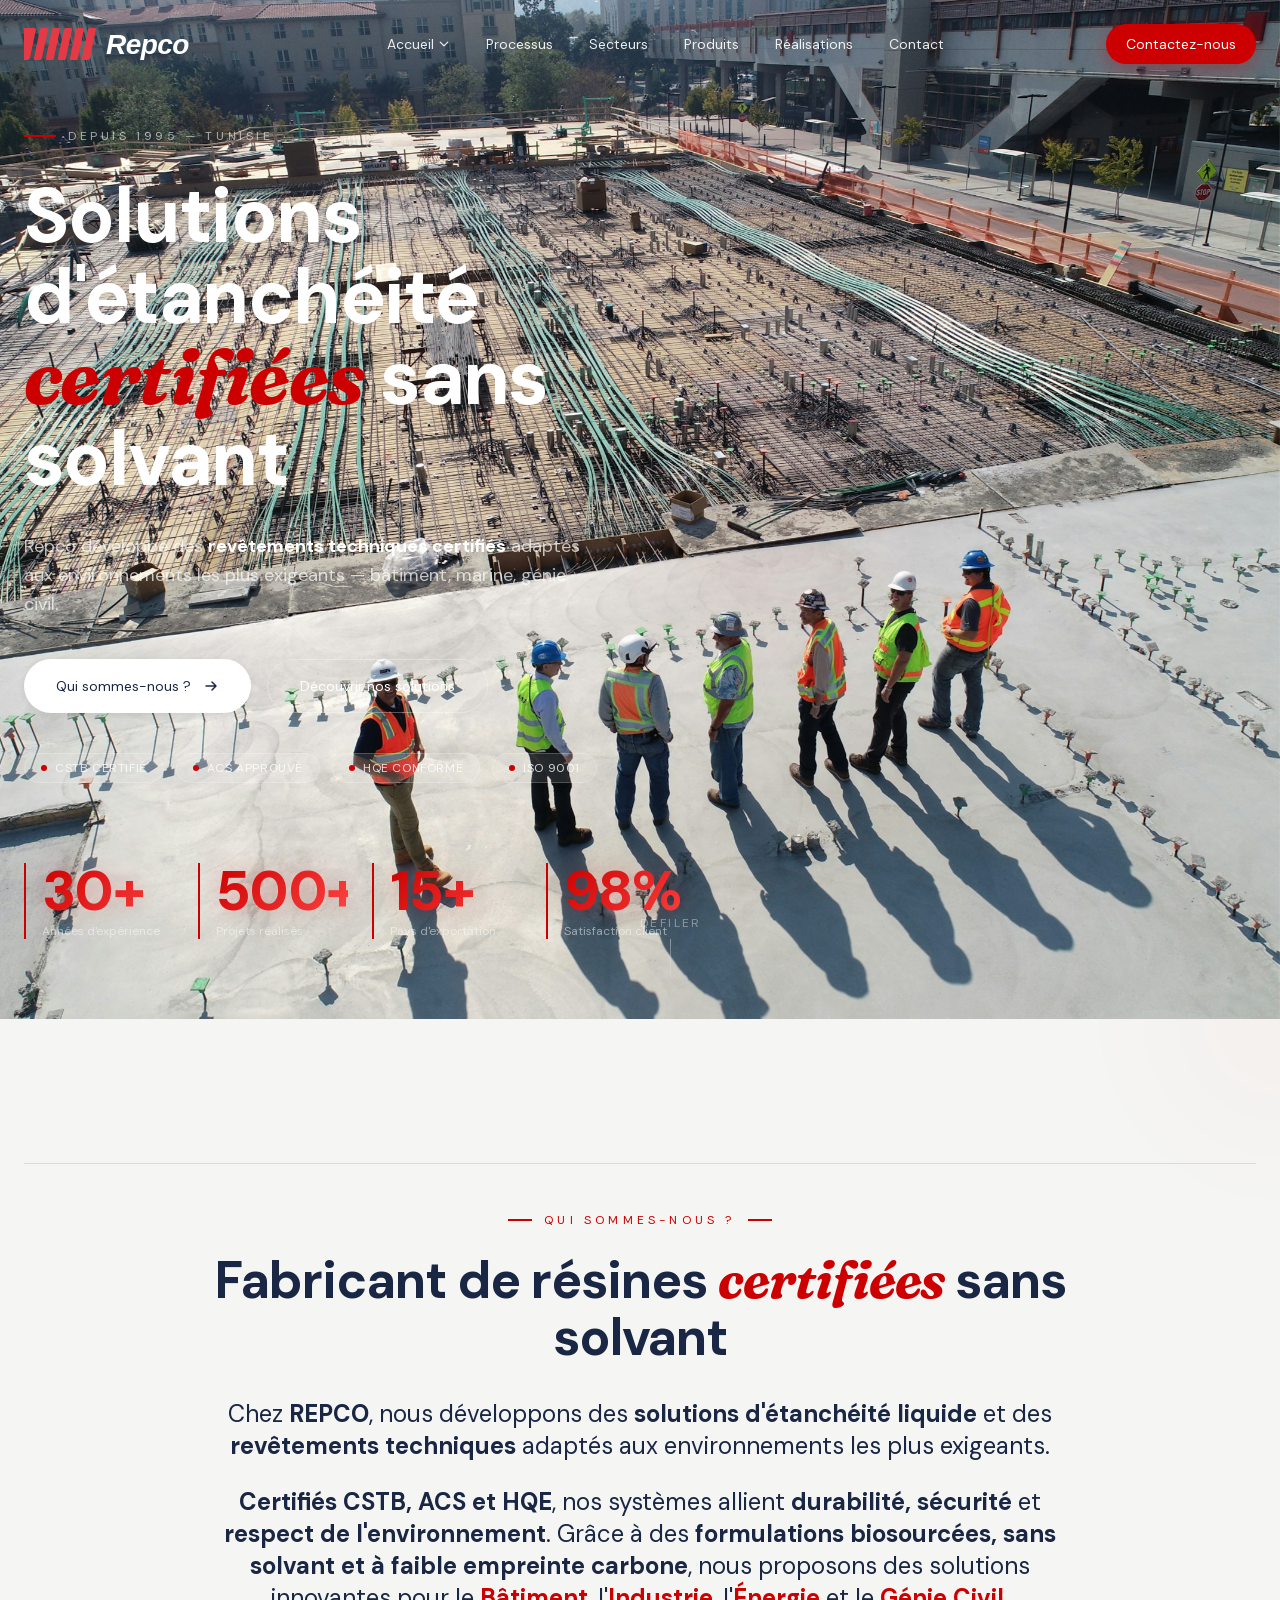
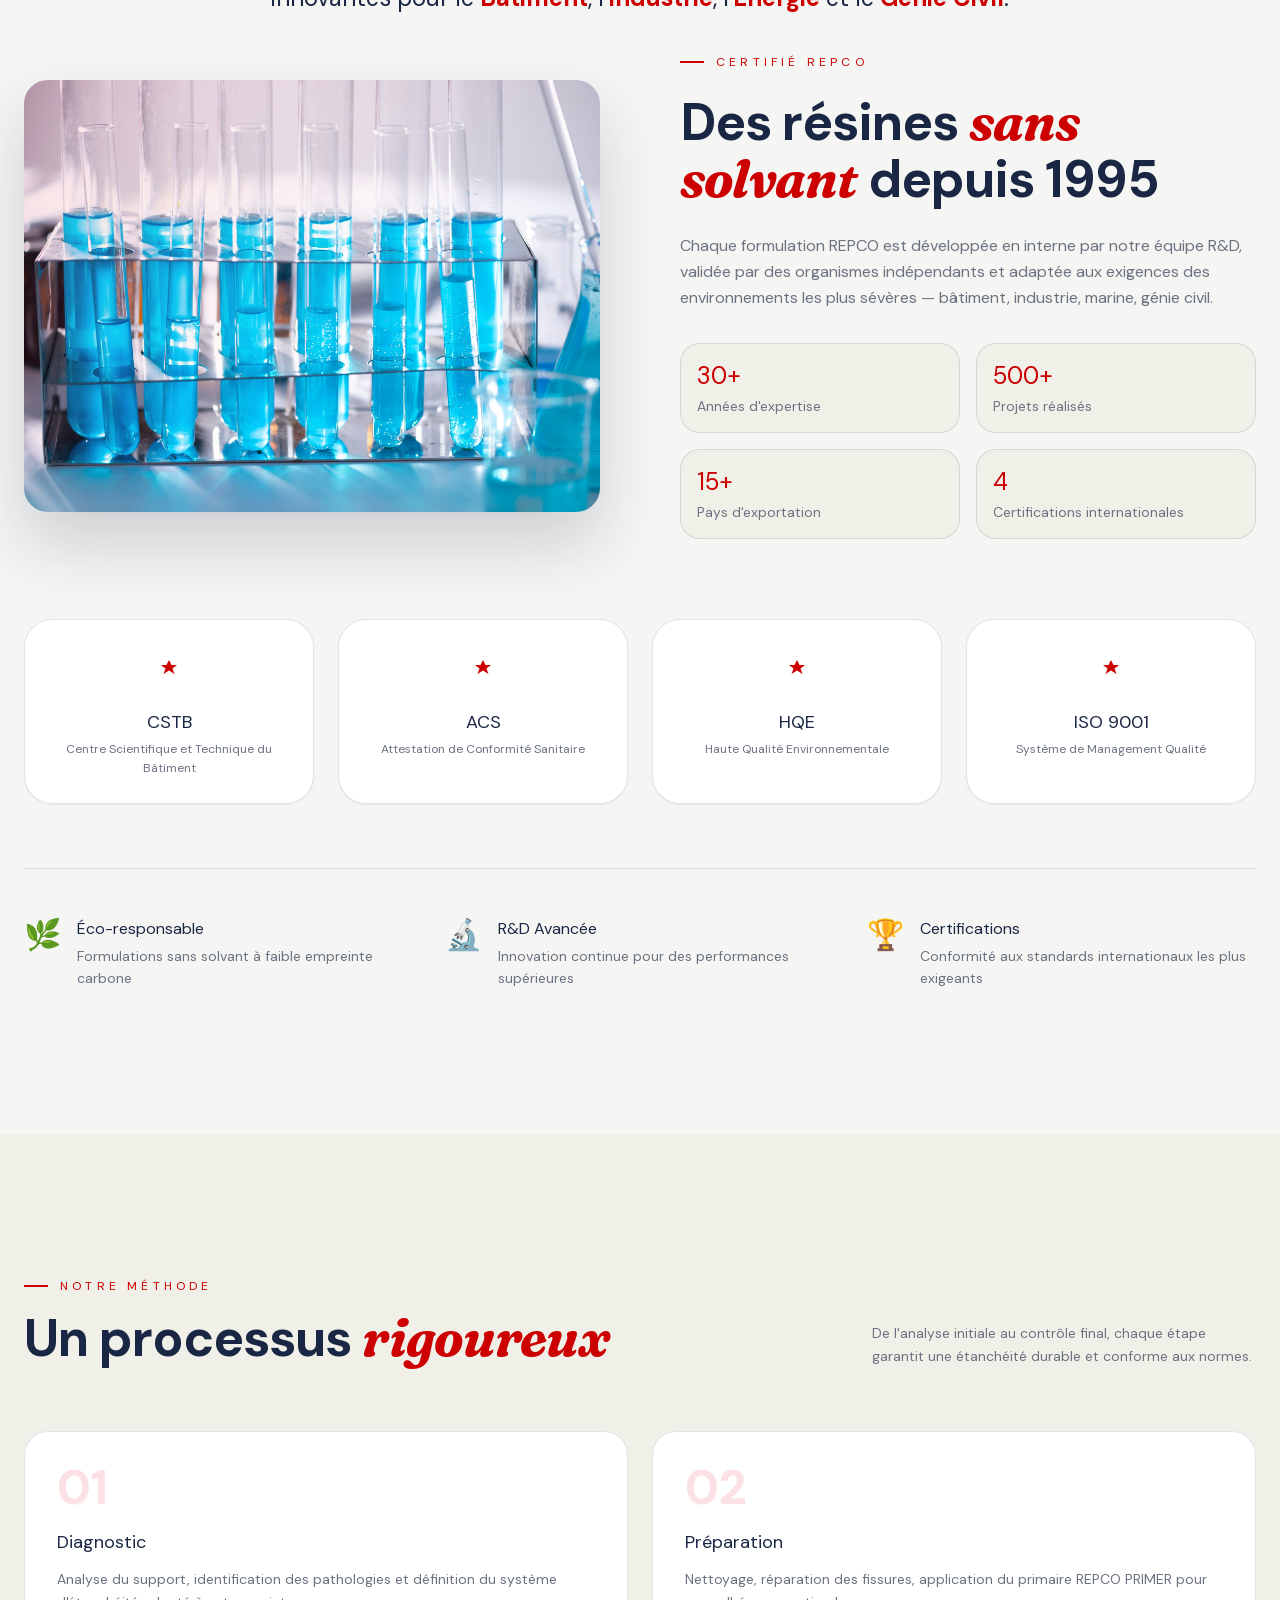
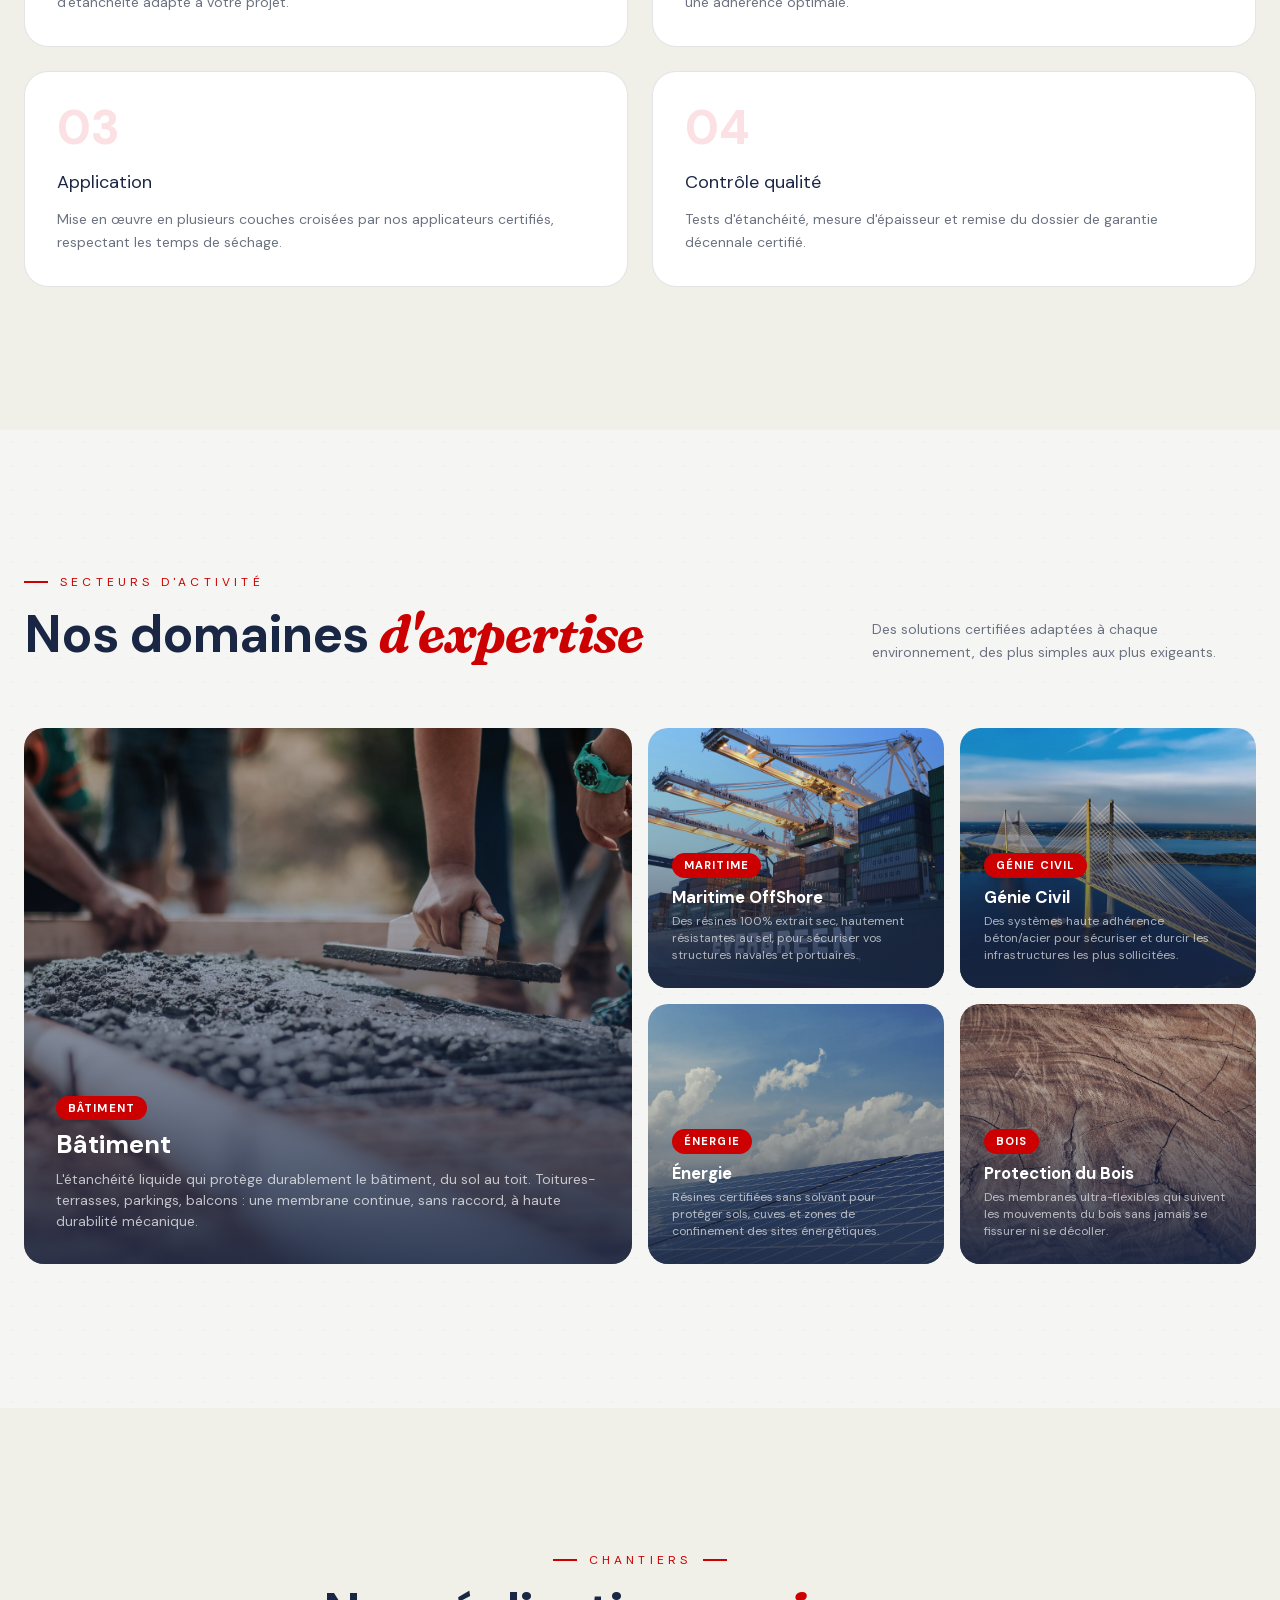
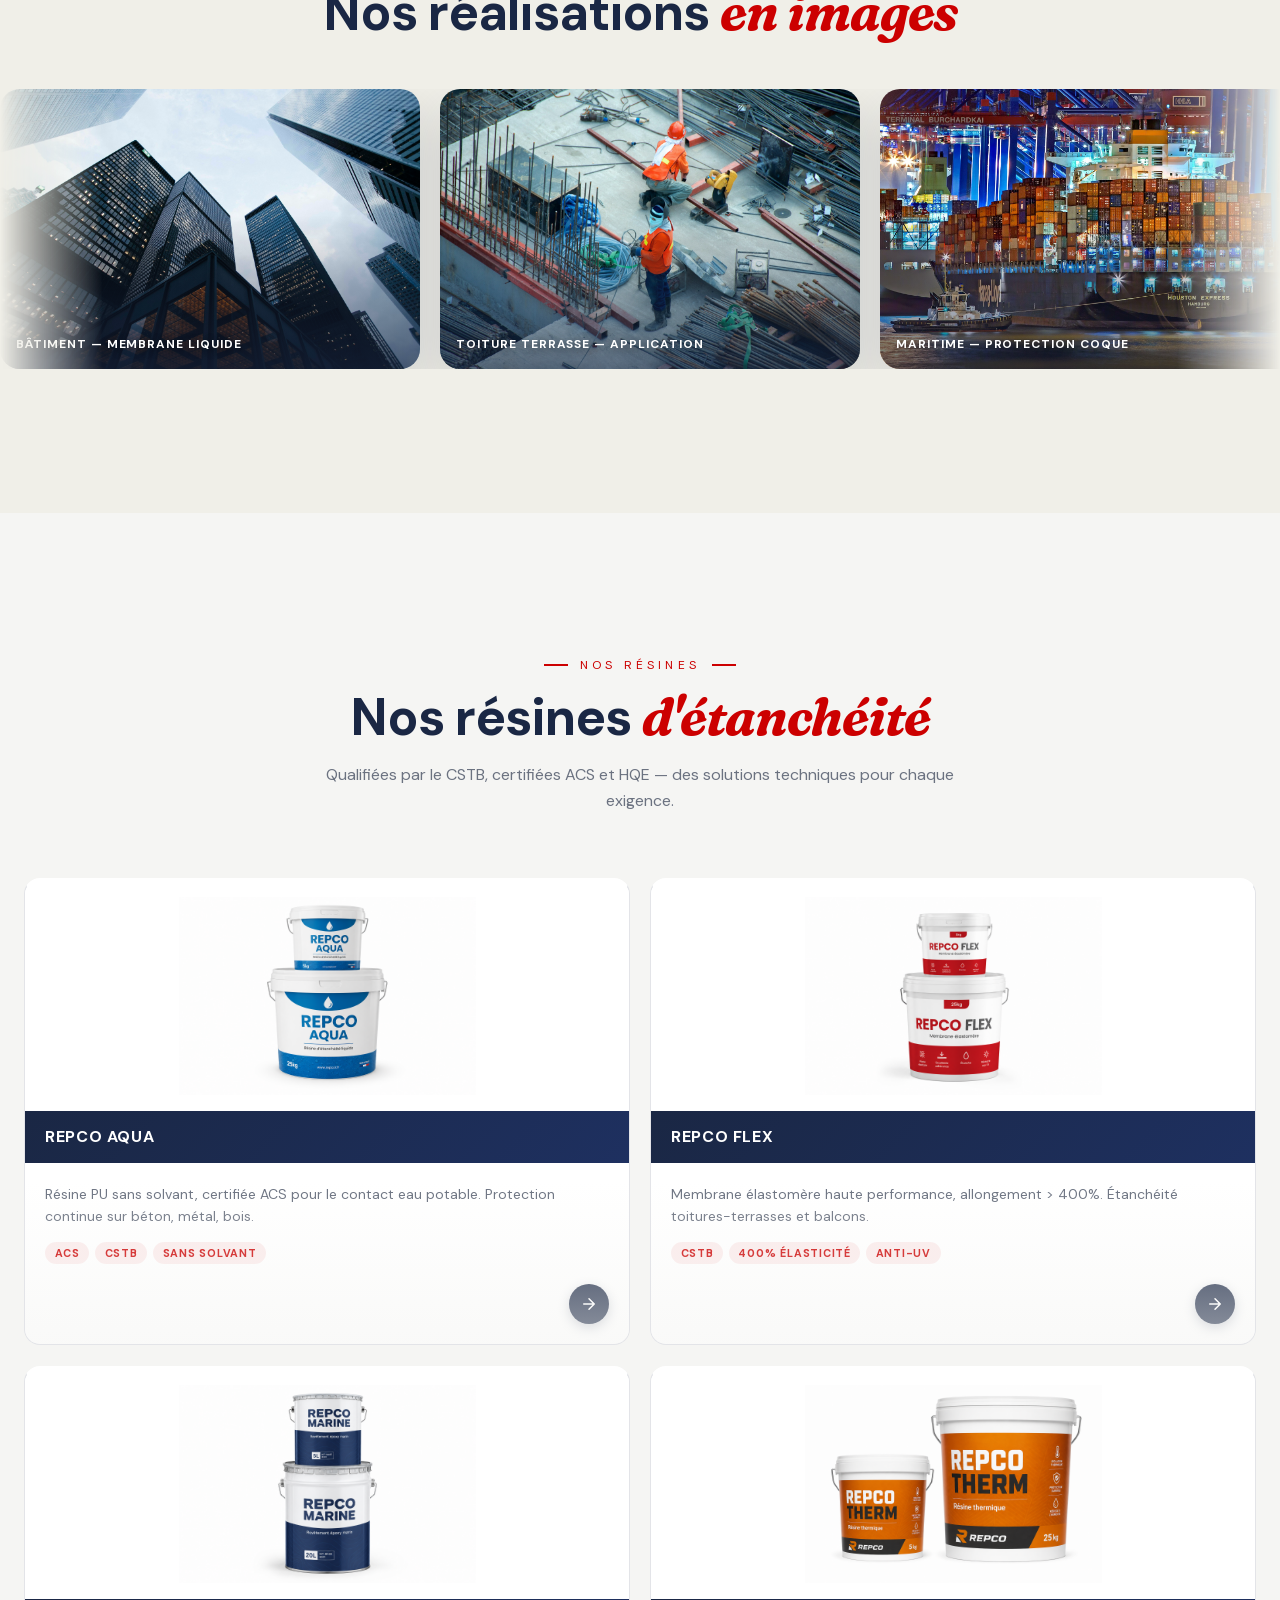
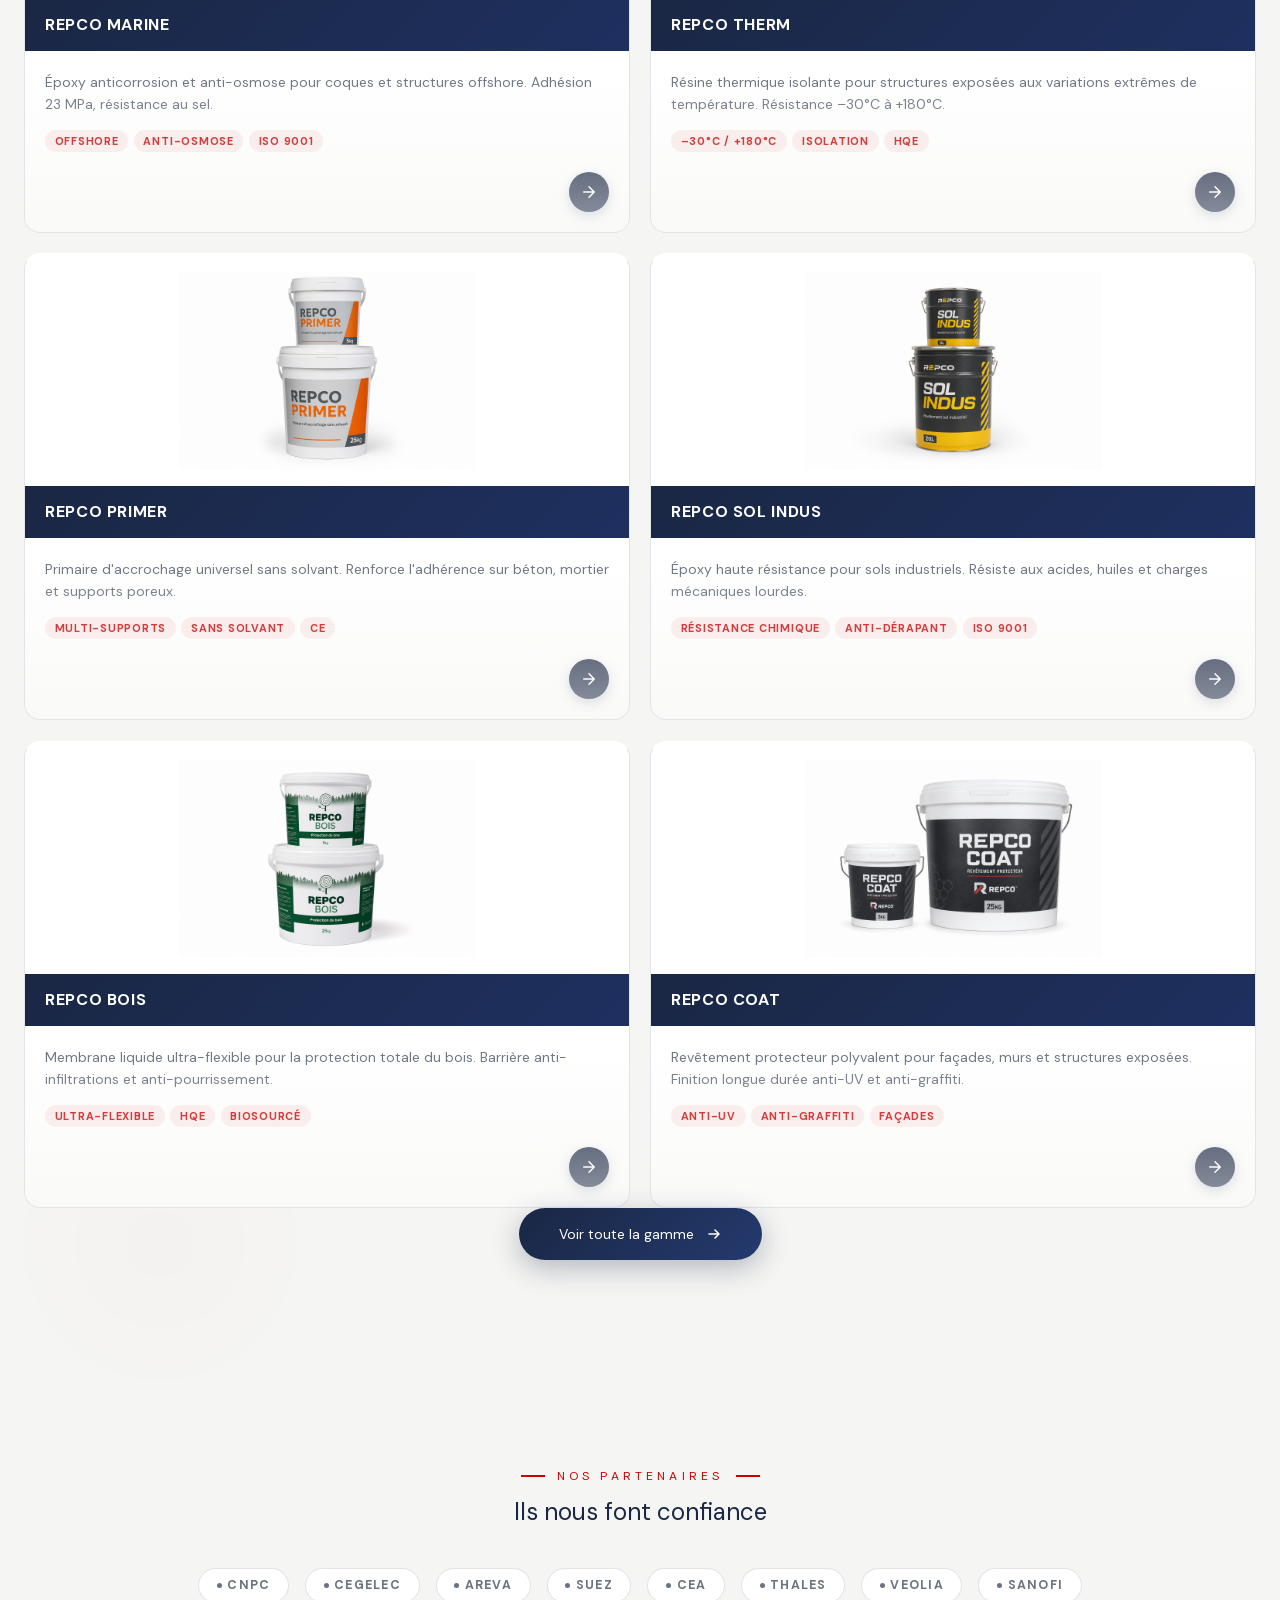
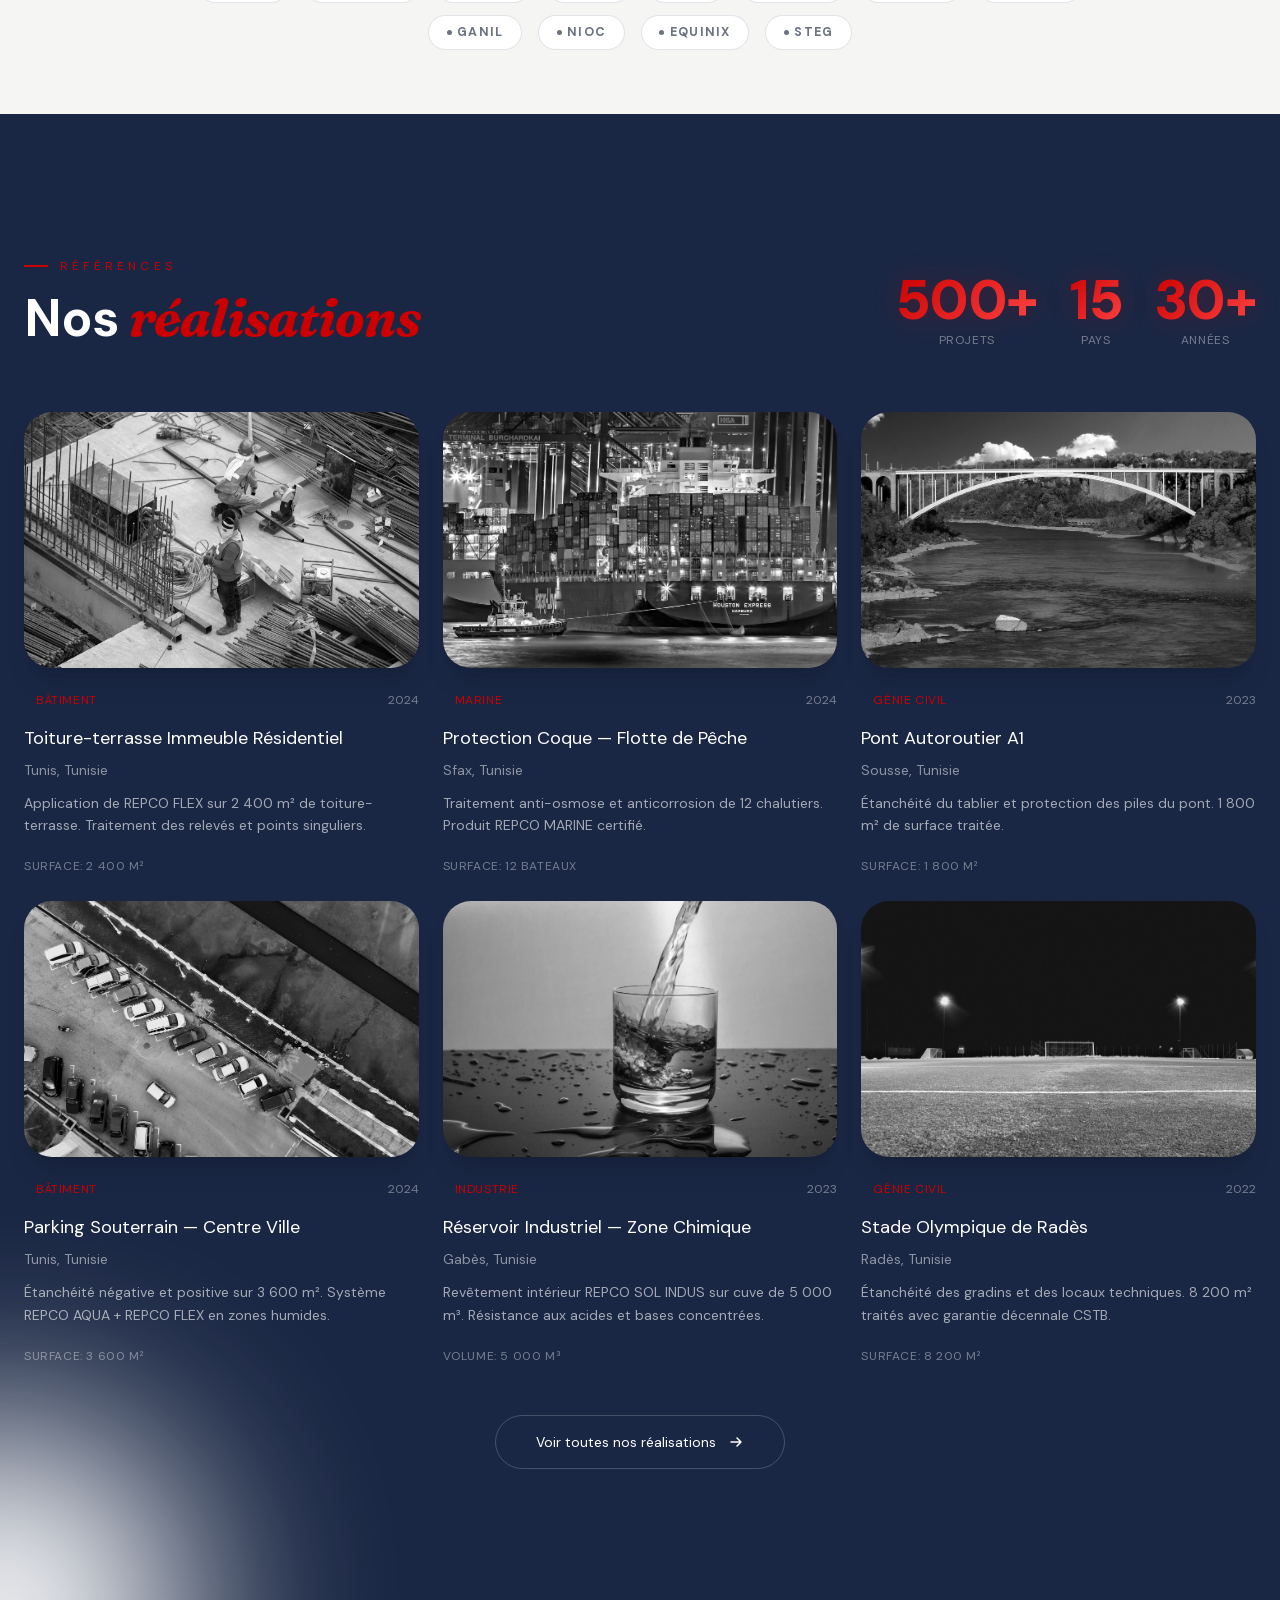
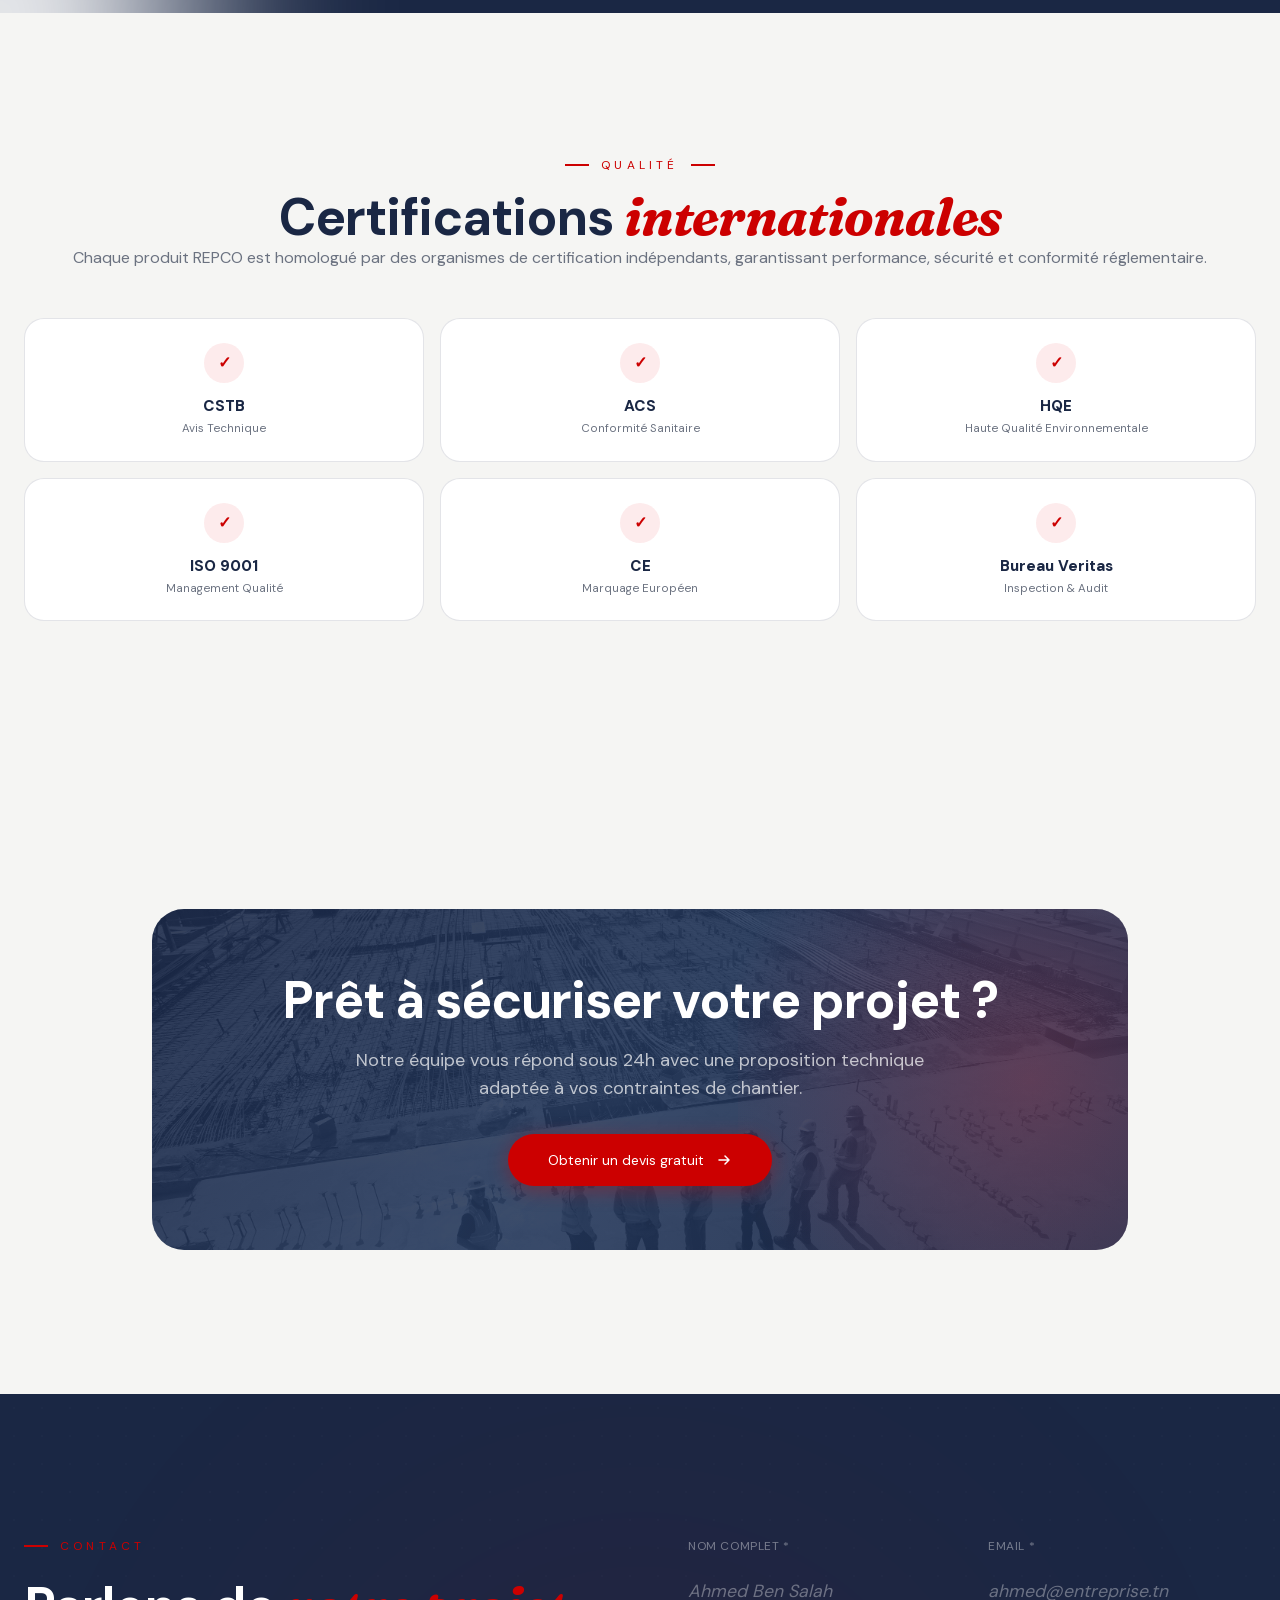
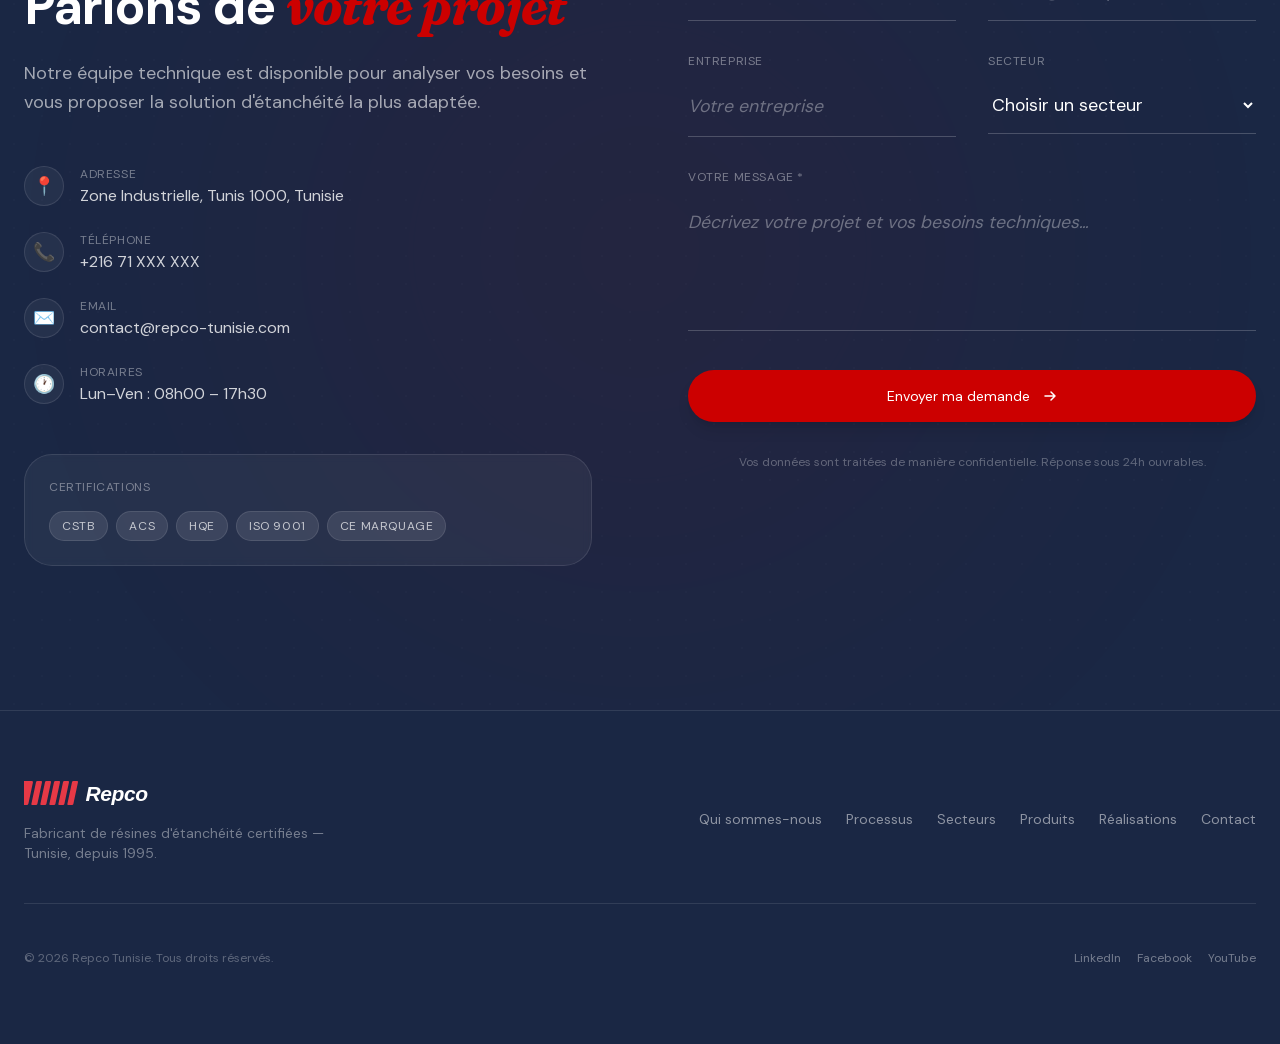
<file: _shot.html>
<!DOCTYPE html>
<html lang="fr" class="__variable_923bf1 __variable_0d86af">
<head>
  <meta charset="utf-8">
  <meta name="viewport" content="width=device-width, initial-scale=1">
  <link rel="stylesheet" href="css/style.css">
  <link rel="stylesheet" href="css/enhancements.css">
  <title>Repco — Solutions d'étanchéité certifiées Tunisie</title>
  <meta name="description" content="Repco fabrique des résines et revêtements d'étanchéité certifiés sans solvant pour le bâtiment, la marine et l'industrie en Tunisie.">
  <meta property="og:title" content="Repco — Résines d'étanchéité certifiées">
  <meta property="og:description" content="Solutions d'étanchéité liquide pour le bâtiment, la marine et l'industrie.">
  <meta property="og:image" content="images/logo.png">
  <meta name="twitter:card" content="summary_large_image">
  <link rel="icon" href="favicon.ico" type="image/x-icon">
<style>*{animation-duration:0.001s!important;transition-duration:0.001s!important}.reveal,.reveal-left,.reveal-right,.reveal-scale,.reveal-blur,.clip-reveal,.section-line,.cert-item,.process-step,.repco-product-card,.sector-card,.product-grid-card,.partners-wall,.hero-content>*,.hero-stat{opacity:1!important;transform:none!important;filter:none!important;clip-path:none!important}.clip-reveal img{transform:none!important}.min-h-screen{min-height:820px!important}</style></head>
<body class="__className_923bf1">
  <div class="scroll-progress"></div>

  <main class="overflow-x-hidden">

    <!-- Header -->
    <header class="fixed top-0 left-0 right-0 z-50 transition-all duration-500 py-5 bg-transparent">
      <div class="mx-auto max-w-7xl px-6 flex items-center justify-between">
        <a href="index.html" class="logo-link shrink-0">
          <img src="images/logo-white.svg" alt="Repco" class="logo-svg" data-logo-light="images/logo-white.svg" data-logo-dark="images/logo-dark.svg">
        </a>
        <nav class="hidden lg:flex items-center gap-1">
          <div class="relative nav-dropdown-wrap">
            <button class="nav-dropdown-btn px-4 py-2 text-sm font-600 rounded-lg transition-all duration-200 nav-link-underline text-white/90 hover:text-white flex items-center gap-1">
              Accueil
              <svg width="12" height="12" viewBox="0 0 24 24" fill="none" stroke="currentColor" stroke-width="2.5" stroke-linecap="round" stroke-linejoin="round" class="nav-dropdown-chevron transition-transform duration-200"><path d="m19.5 8.25-7.5 7.5-7.5-7.5"></path></svg>
            </button>
            <div class="nav-dropdown-menu hidden absolute top-full left-0 mt-1 w-52 bg-card rounded-xl shadow-xl border border-border py-1 z-50">
              <a href="#about" class="block px-4 py-2.5 text-sm font-500 text-foreground hover:bg-secondary hover:text-accent transition-colors rounded-lg">Qui sommes-nous ?</a>
              <a href="#realisations" class="block px-4 py-2.5 text-sm font-500 text-foreground hover:bg-secondary hover:text-accent transition-colors rounded-lg">Actualités</a>
            </div>
          </div>
          <a href="#process" class="px-4 py-2 text-sm font-600 rounded-lg transition-all duration-200 nav-link-underline text-white/90 hover:text-white">Processus</a>
          <a href="#sectors" class="px-4 py-2 text-sm font-600 rounded-lg transition-all duration-200 nav-link-underline text-white/90 hover:text-white">Secteurs</a>
          <a href="products.html" class="px-4 py-2 text-sm font-600 rounded-lg transition-all duration-200 nav-link-underline text-white/90 hover:text-white">Produits</a>
          <a href="#realisations" class="px-4 py-2 text-sm font-600 rounded-lg transition-all duration-200 nav-link-underline text-white/90 hover:text-white">Réalisations</a>
          <a href="#contact" class="px-4 py-2 text-sm font-600 rounded-lg transition-all duration-200 nav-link-underline text-white/90 hover:text-white">Contact</a>
        </nav>
        <div class="flex items-center gap-3">
          <a href="#contact" class="btn-shimmer hidden lg:inline-flex items-center gap-2 px-5 py-2.5 rounded-full text-sm font-700 bg-accent text-accent-foreground hover:opacity-90 transition-all duration-200 shadow-lg">Contactez-nous</a>
          <button class="lg:hidden p-2 rounded-lg transition-colors text-white" aria-label="Ouvrir le menu">
            <svg xmlns="http://www.w3.org/2000/svg" fill="none" viewBox="0 0 24 24" stroke-width="1.5" stroke="currentColor" width="24" height="24">
              <path stroke-linecap="round" stroke-linejoin="round" d="M3.75 6.75h16.5M3.75 12h16.5m-16.5 5.25h16.5"></path>
            </svg>
          </button>
        </div>
      </div>
    </header>

    <!-- Mobile menu -->
    <div class="mobile-menu fixed inset-y-0 right-0 z-50 w-full max-w-sm bg-primary text-primary-foreground flex flex-col p-8 lg:hidden">
      <div class="flex items-center justify-between mb-12">
        <a href="index.html" class="logo-link">
          <img src="images/logo-white.svg" alt="Repco" class="logo-svg">
        </a>
        <button class="p-2 text-white/70 hover:text-white" aria-label="Fermer le menu">
          <svg xmlns="http://www.w3.org/2000/svg" fill="none" viewBox="0 0 24 24" stroke-width="1.5" stroke="currentColor" width="24" height="24">
            <path stroke-linecap="round" stroke-linejoin="round" d="M6 18 18 6M6 6l12 12"></path>
          </svg>
        </button>
      </div>
      <nav class="flex flex-col gap-2">
        <a href="#hero" class="py-4 text-lg font-600 text-white/80 hover:text-white border-b border-white/10 transition-colors">Accueil</a>
        <a href="#about" class="py-4 text-lg font-600 text-white/80 hover:text-white border-b border-white/10 transition-colors">Qui sommes-nous ?</a>
        <a href="#process" class="py-4 text-lg font-600 text-white/80 hover:text-white border-b border-white/10 transition-colors">Processus</a>
        <a href="#sectors" class="py-4 text-lg font-600 text-white/80 hover:text-white border-b border-white/10 transition-colors">Secteurs</a>
        <a href="products.html" class="py-4 text-lg font-600 text-white/80 hover:text-white border-b border-white/10 transition-colors">Produits</a>
        <a href="#realisations" class="py-4 text-lg font-600 text-white/80 hover:text-white border-b border-white/10 transition-colors">Réalisations</a>
        <a href="#contact" class="py-4 text-lg font-600 text-white/80 hover:text-white border-b border-white/10 transition-colors">Contact</a>
      </nav>
      <div class="mt-auto">
        <a href="#contact" class="w-full flex items-center justify-center py-4 rounded-xl bg-accent text-white font-700 text-base">Contactez-nous</a>
      </div>
    </div>

    <!-- Hero -->
    <section class="relative min-h-screen flex items-center overflow-hidden" id="hero">
      <div class="hero-bg absolute inset-0 z-0 will-change-transform">
        <img src="images/hero.jpg" alt="Chantier de construction avec membrane d'étanchéité liquide" class="absolute inset-0 w-full h-full object-cover object-center pro-photo" loading="eager">
        <div class="absolute inset-0 bg-gradient-to-r from-primary/85 via-primary/60 to-primary/20"></div>
        <div class="absolute inset-0 bg-gradient-to-t from-primary/60 via-transparent to-primary/30"></div>
      </div>
      <div class="absolute top-1/3 right-1/4 w-96 h-96 blob-accent opacity-30 pointer-events-none float-orb"></div>
      <div class="absolute bottom-1/4 left-1/3 w-64 h-64 blob-primary opacity-40 pointer-events-none float-orb float-orb-delay"></div>
      <div class="relative z-10 mx-auto max-w-7xl px-6 pt-32 pb-20 w-full">
        <div class="max-w-3xl hero-content">
          <div class="flex items-center gap-3 mb-8">
            <div class="w-8 h-0.5 bg-accent"></div>
            <span class="text-xs font-700 uppercase tracking-[0.3em] text-white/60">Depuis 1995 — Tunisie</span>
          </div>
          <h1 class="text-hero-xl text-white mb-8">Solutions d'étanchéité <span class="text-accent italic font-serif">certifiées</span> sans solvant</h1>
          <p class="text-lg text-white/70 font-400 leading-relaxed max-w-xl mb-10">Repco développe des <strong class="text-white font-700">revêtements techniques certifiés</strong> adaptés aux environnements les plus exigeants — bâtiment, marine, génie civil.</p>
          <div class="flex flex-col sm:flex-row gap-4">
            <a href="#about" class="btn-shimmer group inline-flex items-center gap-3 px-8 py-4 rounded-full bg-white text-primary font-700 text-sm hover:bg-accent hover:text-white transition-all duration-300 shadow-xl">
              Qui sommes-nous ?
              <svg width="16" height="16" viewBox="0 0 16 16" fill="none" class="transition-transform group-hover:translate-x-1"><path d="M3 8h10M9 4l4 4-4 4" stroke="currentColor" stroke-width="1.5" stroke-linecap="round" stroke-linejoin="round"></path></svg>
            </a>
            <a href="#sectors" class="btn-shimmer group inline-flex items-center gap-3 px-8 py-4 rounded-full border border-white/30 text-white font-600 text-sm hover:bg-white/10 hover:border-white/60 transition-all duration-300 backdrop-blur-sm">Découvrir nos solutions</a>
          </div>
          <div class="flex flex-wrap gap-3 mt-10">
            <span class="inline-flex items-center gap-2 px-4 py-1.5 rounded-full bg-white/10 backdrop-blur-sm border border-white/20 text-white/80 text-xs font-700 uppercase tracking-wider"><span class="w-1.5 h-1.5 rounded-full bg-accent animate-pulse-dot"></span>CSTB Certifié</span>
            <span class="inline-flex items-center gap-2 px-4 py-1.5 rounded-full bg-white/10 backdrop-blur-sm border border-white/20 text-white/80 text-xs font-700 uppercase tracking-wider"><span class="w-1.5 h-1.5 rounded-full bg-accent animate-pulse-dot"></span>ACS Approuvé</span>
            <span class="inline-flex items-center gap-2 px-4 py-1.5 rounded-full bg-white/10 backdrop-blur-sm border border-white/20 text-white/80 text-xs font-700 uppercase tracking-wider"><span class="w-1.5 h-1.5 rounded-full bg-accent animate-pulse-dot"></span>HQE Conforme</span>
            <span class="inline-flex items-center gap-2 px-4 py-1.5 rounded-full bg-white/10 backdrop-blur-sm border border-white/20 text-white/80 text-xs font-700 uppercase tracking-wider"><span class="w-1.5 h-1.5 rounded-full bg-accent animate-pulse-dot"></span>ISO 9001</span>
          </div>
        </div>
        <div class="mt-20 grid grid-cols-2 sm:grid-cols-4 gap-6 max-w-2xl">
          <div class="hero-stat border-l-2 border-accent pl-4"><div class="stat-number stat-counter text-white">30+</div><div class="text-xs text-white/50 font-500 mt-1">Années d'expérience</div></div>
          <div class="hero-stat border-l-2 border-accent pl-4"><div class="stat-number stat-counter text-white">500+</div><div class="text-xs text-white/50 font-500 mt-1">Projets réalisés</div></div>
          <div class="hero-stat border-l-2 border-accent pl-4"><div class="stat-number stat-counter text-white">15+</div><div class="text-xs text-white/50 font-500 mt-1">Pays d'exportation</div></div>
          <div class="hero-stat border-l-2 border-accent pl-4"><div class="stat-number stat-counter text-white">98%</div><div class="text-xs text-white/50 font-500 mt-1">Satisfaction client</div></div>
        </div>
      </div>
      <div class="scroll-indicator absolute bottom-8 left-1/2 z-10 flex flex-col items-center gap-2">
        <span class="text-xs text-white/40 font-500 uppercase tracking-[0.2em]">Défiler</span>
        <div class="w-px h-12 bg-gradient-to-b from-white/40 to-transparent"></div>
      </div>
    </section>

    <!-- About -->
    <section class="section-xl bg-background relative overflow-hidden" id="about">
      <div class="absolute top-0 right-0 w-96 h-96 blob-accent opacity-20 pointer-events-none -translate-y-1/2 translate-x-1/2"></div>
      <div class="mx-auto max-w-7xl px-6">
        <div class="section-line mb-12"></div>
        <div class="text-center max-w-4xl mx-auto mb-20">
          <div class="flex items-center justify-center gap-3 mb-6 reveal">
            <span class="w-6 h-0.5 bg-accent"></span>
            <span class="text-xs font-700 uppercase tracking-[0.35em] text-accent">Qui sommes-nous ?</span>
            <span class="w-6 h-0.5 bg-accent"></span>
          </div>
          <h2 class="text-section-title text-foreground mb-8 reveal">Fabricant de résines <span class="font-serif italic text-accent">certifiées</span> sans solvant</h2>
          <p class="text-xl md:text-2xl leading-relaxed text-foreground/80 font-400 mb-6 reveal stagger-1">Chez <strong class="text-foreground font-800">REPCO</strong>, nous développons des <strong class="text-foreground font-700">solutions d'étanchéité liquide</strong> et des <strong class="text-foreground font-700">revêtements techniques</strong> adaptés aux environnements les plus exigeants.</p>
          <p class="text-xl md:text-2xl leading-relaxed text-foreground/80 font-400 mb-10 reveal stagger-2"><strong class="text-foreground font-700">Certifiés CSTB, ACS et HQE</strong>, nos systèmes allient <strong class="text-foreground font-700">durabilité, sécurité</strong> et <strong class="text-foreground font-700">respect de l'environnement</strong>. Grâce à des <strong class="text-foreground font-700">formulations biosourcées, sans solvant et à faible empreinte carbone</strong>, nous proposons des solutions innovantes pour le <strong class="text-accent font-700">Bâtiment</strong>, l'<strong class="text-accent font-700">Industrie</strong>, l'<strong class="text-accent font-700">Énergie</strong> et le <strong class="text-accent font-700">Génie Civil</strong>.</p>
        </div>
        <div class="story-grid">
          <div class="reveal-left">
            <div class="story-image clip-reveal">
              <img src="images/lab.jpg" alt="Laboratoire REPCO — formulation résines d'étanchéité liquide" class="pro-photo" loading="lazy">
            </div>
          </div>
          <div class="reveal-right">
            <div class="flex items-center gap-3 mb-6"><span class="w-6 h-0.5 bg-accent"></span><span class="text-xs font-700 uppercase tracking-[0.35em] text-accent">Certifié REPCO</span></div>
            <h2 class="text-section-title text-foreground mb-6">Des résines <span class="font-serif italic text-accent">sans solvant</span> depuis 1995</h2>
            <p class="text-muted-foreground leading-relaxed mb-8">Chaque formulation REPCO est développée en interne par notre équipe R&amp;D, validée par des organismes indépendants et adaptée aux exigences des environnements les plus sévères — bâtiment, industrie, marine, génie civil.</p>
            <div class="grid grid-cols-2 gap-4">
              <div class="p-4 bg-secondary rounded-xl border border-border"><div class="text-2xl font-800 text-accent mb-1">30+</div><div class="text-sm text-muted-foreground">Années d'expertise</div></div>
              <div class="p-4 bg-secondary rounded-xl border border-border"><div class="text-2xl font-800 text-accent mb-1">500+</div><div class="text-sm text-muted-foreground">Projets réalisés</div></div>
              <div class="p-4 bg-secondary rounded-xl border border-border"><div class="text-2xl font-800 text-accent mb-1">15+</div><div class="text-sm text-muted-foreground">Pays d'exportation</div></div>
              <div class="p-4 bg-secondary rounded-xl border border-border"><div class="text-2xl font-800 text-accent mb-1">4</div><div class="text-sm text-muted-foreground">Certifications internationales</div></div>
            </div>
          </div>
        </div>
        <div class="mt-20 grid grid-cols-2 md:grid-cols-4 gap-6">
          <div class="cert-item p-6 bg-card rounded-2xl border border-border shadow-sm hover:shadow-md hover:border-accent/30 transition-all duration-300 text-center group reveal stagger-1">
            <div class="w-12 h-12 rounded-xl bg-accent/10 flex items-center justify-center mx-auto mb-4 group-hover:bg-accent/20 transition-colors"><svg width="20" height="20" viewBox="0 0 20 20" fill="none"><path d="M10 2L12.5 7H18L13.5 10.5L15.5 16L10 12.5L4.5 16L6.5 10.5L2 7H7.5L10 2Z" fill="currentColor" class="text-accent"></path></svg></div>
            <div class="text-lg font-800 text-foreground mb-1">CSTB</div>
            <div class="text-xs text-muted-foreground leading-relaxed">Centre Scientifique et Technique du Bâtiment</div>
          </div>
          <div class="cert-item p-6 bg-card rounded-2xl border border-border shadow-sm hover:shadow-md hover:border-accent/30 transition-all duration-300 text-center group reveal stagger-2">
            <div class="w-12 h-12 rounded-xl bg-accent/10 flex items-center justify-center mx-auto mb-4 group-hover:bg-accent/20 transition-colors"><svg width="20" height="20" viewBox="0 0 20 20" fill="none"><path d="M10 2L12.5 7H18L13.5 10.5L15.5 16L10 12.5L4.5 16L6.5 10.5L2 7H7.5L10 2Z" fill="currentColor" class="text-accent"></path></svg></div>
            <div class="text-lg font-800 text-foreground mb-1">ACS</div>
            <div class="text-xs text-muted-foreground leading-relaxed">Attestation de Conformité Sanitaire</div>
          </div>
          <div class="cert-item p-6 bg-card rounded-2xl border border-border shadow-sm hover:shadow-md hover:border-accent/30 transition-all duration-300 text-center group reveal stagger-3">
            <div class="w-12 h-12 rounded-xl bg-accent/10 flex items-center justify-center mx-auto mb-4 group-hover:bg-accent/20 transition-colors"><svg width="20" height="20" viewBox="0 0 20 20" fill="none"><path d="M10 2L12.5 7H18L13.5 10.5L15.5 16L10 12.5L4.5 16L6.5 10.5L2 7H7.5L10 2Z" fill="currentColor" class="text-accent"></path></svg></div>
            <div class="text-lg font-800 text-foreground mb-1">HQE</div>
            <div class="text-xs text-muted-foreground leading-relaxed">Haute Qualité Environnementale</div>
          </div>
          <div class="cert-item p-6 bg-card rounded-2xl border border-border shadow-sm hover:shadow-md hover:border-accent/30 transition-all duration-300 text-center group reveal stagger-4">
            <div class="w-12 h-12 rounded-xl bg-accent/10 flex items-center justify-center mx-auto mb-4 group-hover:bg-accent/20 transition-colors"><svg width="20" height="20" viewBox="0 0 20 20" fill="none"><path d="M10 2L12.5 7H18L13.5 10.5L15.5 16L10 12.5L4.5 16L6.5 10.5L2 7H7.5L10 2Z" fill="currentColor" class="text-accent"></path></svg></div>
            <div class="text-lg font-800 text-foreground mb-1">ISO 9001</div>
            <div class="text-xs text-muted-foreground leading-relaxed">Système de Management Qualité</div>
          </div>
        </div>
        <div class="mt-16 grid grid-cols-1 sm:grid-cols-3 gap-8 pt-12 border-t border-border">
          <div class="flex items-start gap-4 reveal stagger-1"><div class="text-3xl shrink-0">🌿</div><div><div class="font-700 text-foreground mb-1">Éco-responsable</div><div class="text-sm text-muted-foreground leading-relaxed">Formulations sans solvant à faible empreinte carbone</div></div></div>
          <div class="flex items-start gap-4 reveal stagger-2"><div class="text-3xl shrink-0">🔬</div><div><div class="font-700 text-foreground mb-1">R&amp;D Avancée</div><div class="text-sm text-muted-foreground leading-relaxed">Innovation continue pour des performances supérieures</div></div></div>
          <div class="flex items-start gap-4 reveal stagger-3"><div class="text-3xl shrink-0">🏆</div><div><div class="font-700 text-foreground mb-1">Certifications</div><div class="text-sm text-muted-foreground leading-relaxed">Conformité aux standards internationaux les plus exigeants</div></div></div>
        </div>
      </div>
    </section>

    <!-- Process -->
    <section class="section-xl bg-secondary relative overflow-hidden" id="process">
      <div class="mx-auto max-w-7xl px-6">
        <div class="flex flex-col md:flex-row md:items-end justify-between gap-6 mb-16">
          <div class="reveal">
            <div class="flex items-center gap-3 mb-4"><span class="w-6 h-0.5 bg-accent"></span><span class="text-xs font-700 uppercase tracking-[0.35em] text-accent">Notre Méthode</span></div>
            <h2 class="text-section-title text-foreground">Un processus <span class="font-serif italic text-accent">rigoureux</span></h2>
          </div>
          <p class="max-w-sm text-muted-foreground text-sm leading-relaxed reveal stagger-1">De l'analyse initiale au contrôle final, chaque étape garantit une étanchéité durable et conforme aux normes.</p>
        </div>
        <div class="grid grid-cols-1 sm:grid-cols-2 lg:grid-cols-4 gap-6">
          <div class="process-step reveal stagger-1"><div class="process-num">01</div><h3 class="text-lg font-700 text-foreground mb-3">Diagnostic</h3><p class="text-sm text-muted-foreground leading-relaxed">Analyse du support, identification des pathologies et définition du système d'étanchéité adapté à votre projet.</p></div>
          <div class="process-step reveal stagger-2"><div class="process-num">02</div><h3 class="text-lg font-700 text-foreground mb-3">Préparation</h3><p class="text-sm text-muted-foreground leading-relaxed">Nettoyage, réparation des fissures, application du primaire REPCO PRIMER pour une adhérence optimale.</p></div>
          <div class="process-step reveal stagger-3"><div class="process-num">03</div><h3 class="text-lg font-700 text-foreground mb-3">Application</h3><p class="text-sm text-muted-foreground leading-relaxed">Mise en œuvre en plusieurs couches croisées par nos applicateurs certifiés, respectant les temps de séchage.</p></div>
          <div class="process-step reveal stagger-4"><div class="process-num">04</div><h3 class="text-lg font-700 text-foreground mb-3">Contrôle qualité</h3><p class="text-sm text-muted-foreground leading-relaxed">Tests d'étanchéité, mesure d'épaisseur et remise du dossier de garantie décennale certifié.</p></div>
        </div>
      </div>
    </section>

    <!-- Sectors -->
    <section class="section-xl bg-background relative overflow-hidden" id="sectors">
      <div class="absolute inset-0 opacity-[0.03] pointer-events-none" style="background-image:radial-gradient(circle, var(--foreground) 1px, transparent 1px);background-size:24px 24px"></div>
      <div class="mx-auto max-w-7xl px-6">
        <div class="flex flex-col md:flex-row md:items-end justify-between gap-6 mb-16">
          <div class="reveal">
            <div class="flex items-center gap-3 mb-4"><span class="w-6 h-0.5 bg-accent"></span><span class="text-xs font-700 uppercase tracking-[0.35em] text-accent">Secteurs d'Activité</span></div>
            <h2 class="text-section-title text-foreground">Nos domaines <span class="font-serif italic text-accent">d'expertise</span></h2>
          </div>
          <p class="max-w-sm text-muted-foreground text-sm leading-relaxed reveal stagger-1">Des solutions certifiées adaptées à chaque environnement, des plus simples aux plus exigeants.</p>
        </div>
        <div class="sectors-grid">
          <div class="sector-card sector-large reveal">
            <img src="images/secteur-batiment.jpg" alt="Étanchéité bâtiment — application béton" loading="lazy">
            <div class="sector-overlay"></div>
            <div class="sector-content">
              <span class="sector-tag">Bâtiment</span>
              <h3 class="sector-title">Bâtiment</h3>
              <p class="sector-desc">L'étanchéité liquide qui protège durablement le bâtiment, du sol au toit. Toitures-terrasses, parkings, balcons : une membrane continue, sans raccord, à haute durabilité mécanique.</p>
            </div>
          </div>
          <div class="sector-card reveal stagger-1">
            <img src="images/secteur-maritime.jpg" alt="Maritime Offshore — port et structures navales" loading="lazy">
            <div class="sector-overlay"></div>
            <div class="sector-content">
              <span class="sector-tag">Maritime</span>
              <h3 class="sector-title-sm">Maritime OffShore</h3>
              <p class="sector-desc-sm">Des résines 100% extrait sec, hautement résistantes au sel, pour sécuriser vos structures navales et portuaires.</p>
            </div>
          </div>
          <div class="sector-card reveal stagger-2">
            <img src="images/secteur-genie-civil.jpg" alt="Génie Civil — pont à haubans" loading="lazy">
            <div class="sector-overlay"></div>
            <div class="sector-content">
              <span class="sector-tag">Génie Civil</span>
              <h3 class="sector-title-sm">Génie Civil</h3>
              <p class="sector-desc-sm">Des systèmes haute adhérence béton/acier pour sécuriser et durcir les infrastructures les plus sollicitées.</p>
            </div>
          </div>
          <div class="sector-card reveal stagger-3">
            <img src="images/secteur-energie.jpg" alt="Énergie — installations solaires" loading="lazy">
            <div class="sector-overlay"></div>
            <div class="sector-content">
              <span class="sector-tag">Énergie</span>
              <h3 class="sector-title-sm">Énergie</h3>
              <p class="sector-desc-sm">Résines certifiées sans solvant pour protéger sols, cuves et zones de confinement des sites énergétiques.</p>
            </div>
          </div>
          <div class="sector-card reveal stagger-4">
            <img src="images/secteur-bois.jpg" alt="Protection du bois — texture bois massif" loading="lazy">
            <div class="sector-overlay"></div>
            <div class="sector-content">
              <span class="sector-tag">Bois</span>
              <h3 class="sector-title-sm">Protection du Bois</h3>
              <p class="sector-desc-sm">Des membranes ultra-flexibles qui suivent les mouvements du bois sans jamais se fissurer ni se décoller.</p>
            </div>
          </div>
        </div>
      </div>
    </section>

    <!-- Gallery -->
    <section class="section-xl bg-secondary relative overflow-hidden" id="gallery">
      <div class="mx-auto max-w-7xl px-6 mb-12">
        <div class="reveal text-center">
          <div class="flex items-center justify-center gap-3 mb-4"><span class="w-6 h-0.5 bg-accent"></span><span class="text-xs font-700 uppercase tracking-[0.35em] text-accent">Chantiers</span><span class="w-6 h-0.5 bg-accent"></span></div>
          <h2 class="text-section-title text-foreground">Nos réalisations <span class="font-serif italic text-accent">en images</span></h2>
        </div>
      </div>
      <div class="gallery-marquee">
        <div class="gallery-track">
          <div class="gallery-item photo-frame"><img src="images/gallery-1.jpg" alt="Étanchéité liquide bâtiment tertiaire" loading="lazy"><span>Bâtiment — Membrane liquide</span></div>
          <div class="gallery-item photo-frame"><img src="images/gallery-2.jpg" alt="Application revêtement toiture terrasse" loading="lazy"><span>Toiture terrasse — Application</span></div>
          <div class="gallery-item photo-frame"><img src="images/gallery-3.jpg" alt="Protection marine revêtement coque" loading="lazy"><span>Maritime — Protection coque</span></div>
          <div class="gallery-item photo-frame"><img src="images/gallery-4.jpg" alt="Revêtement technique sol industriel" loading="lazy"><span>Industrie — Sol technique</span></div>
          <div class="gallery-item photo-frame"><img src="images/gallery-5.jpg" alt="Infrastructure énergétique revêtement" loading="lazy"><span>Énergie — Parc éolien</span></div>
          <div class="gallery-item photo-frame"><img src="images/gallery-6.jpg" alt="Protection bois terrasse extérieure" loading="lazy"><span>Bois — Terrasse protégée</span></div>
          <div class="gallery-item photo-frame"><img src="images/gallery-7.jpg" alt="Application étanchéité liquide sur chantier" loading="lazy"><span>Chantier — Application pro</span></div>
          <div class="gallery-item photo-frame"><img src="images/gallery-8.jpg" alt="Génie civil infrastructure étanchéité" loading="lazy"><span>Génie civil — Infrastructure</span></div>
          <div class="gallery-item photo-frame"><img src="images/gallery-1.jpg" alt="Étanchéité liquide bâtiment tertiaire" loading="lazy"><span>Bâtiment — Membrane liquide</span></div>
          <div class="gallery-item photo-frame"><img src="images/gallery-2.jpg" alt="Application revêtement toiture terrasse" loading="lazy"><span>Toiture terrasse — Application</span></div>
          <div class="gallery-item photo-frame"><img src="images/gallery-3.jpg" alt="Protection marine revêtement coque" loading="lazy"><span>Maritime — Protection coque</span></div>
          <div class="gallery-item photo-frame"><img src="images/gallery-4.jpg" alt="Revêtement technique sol industriel" loading="lazy"><span>Industrie — Sol technique</span></div>
          <div class="gallery-item photo-frame"><img src="images/gallery-5.jpg" alt="Infrastructure énergétique revêtement" loading="lazy"><span>Énergie — Parc éolien</span></div>
          <div class="gallery-item photo-frame"><img src="images/gallery-6.jpg" alt="Protection bois terrasse extérieure" loading="lazy"><span>Bois — Terrasse protégée</span></div>
          <div class="gallery-item photo-frame"><img src="images/gallery-7.jpg" alt="Application étanchéité liquide sur chantier" loading="lazy"><span>Chantier — Application pro</span></div>
          <div class="gallery-item photo-frame"><img src="images/gallery-8.jpg" alt="Génie civil infrastructure étanchéité" loading="lazy"><span>Génie civil — Infrastructure</span></div>
        </div>
      </div>
    </section>

    <!-- Products -->
    <section class="section-xl bg-background relative overflow-hidden" id="products">
      <div class="absolute bottom-0 left-0 w-80 h-80 blob-accent opacity-15 pointer-events-none"></div>
      <div class="mx-auto max-w-7xl px-6">
        <div class="text-center max-w-2xl mx-auto mb-16 reveal">
          <div class="flex items-center justify-center gap-3 mb-4"><span class="w-6 h-0.5 bg-accent"></span><span class="text-xs font-700 uppercase tracking-[0.35em] text-accent">Nos Résines</span><span class="w-6 h-0.5 bg-accent"></span></div>
          <h2 class="text-section-title text-foreground mb-4">Nos résines <span class="font-serif italic text-accent">d'étanchéité</span></h2>
          <p class="text-muted-foreground leading-relaxed">Qualifiées par le CSTB, certifiées ACS et HQE — des solutions techniques pour chaque exigence.</p>
        </div>
        <div class="grid grid-cols-1 sm:grid-cols-2 lg:grid-cols-4 gap-5">
          <a href="products.html" class="repco-product-card reveal stagger-1">
            <div class="repco-product-img"><img src="images/repco-aqua.png" alt="REPCO AQUA — résine d'étanchéité eau potable" loading="lazy"></div>
            <div class="repco-product-header">REPCO AQUA</div>
            <div class="repco-product-body">
              <p>Résine PU sans solvant, certifiée ACS pour le contact eau potable. Protection continue sur béton, métal, bois.</p>
              <div class="repco-product-tags"><span>ACS</span><span>CSTB</span><span>Sans solvant</span></div>
            </div>
            <div class="repco-product-arrow"><svg width="18" height="18" viewBox="0 0 24 24" fill="none" stroke="currentColor" stroke-width="2" stroke-linecap="round" stroke-linejoin="round"><path d="M5 12h14M12 5l7 7-7 7"></path></svg></div>
          </a>
          <a href="products.html" class="repco-product-card reveal stagger-2">
            <div class="repco-product-img"><img src="images/repco-flex.png" alt="REPCO FLEX — membrane élastomère toiture" loading="lazy"></div>
            <div class="repco-product-header">REPCO FLEX</div>
            <div class="repco-product-body">
              <p>Membrane élastomère haute performance, allongement &gt; 400%. Étanchéité toitures-terrasses et balcons.</p>
              <div class="repco-product-tags"><span>CSTB</span><span>400% élasticité</span><span>Anti-UV</span></div>
            </div>
            <div class="repco-product-arrow"><svg width="18" height="18" viewBox="0 0 24 24" fill="none" stroke="currentColor" stroke-width="2" stroke-linecap="round" stroke-linejoin="round"><path d="M5 12h14M12 5l7 7-7 7"></path></svg></div>
          </a>
          <a href="products.html" class="repco-product-card reveal stagger-3">
            <div class="repco-product-img"><img src="images/repco-marine.png" alt="REPCO MARINE — revêtement époxy marin offshore" loading="lazy"></div>
            <div class="repco-product-header">REPCO MARINE</div>
            <div class="repco-product-body">
              <p>Époxy anticorrosion et anti-osmose pour coques et structures offshore. Adhésion 23 MPa, résistance au sel.</p>
              <div class="repco-product-tags"><span>Offshore</span><span>Anti-osmose</span><span>ISO 9001</span></div>
            </div>
            <div class="repco-product-arrow"><svg width="18" height="18" viewBox="0 0 24 24" fill="none" stroke="currentColor" stroke-width="2" stroke-linecap="round" stroke-linejoin="round"><path d="M5 12h14M12 5l7 7-7 7"></path></svg></div>
          </a>
          <a href="products.html" class="repco-product-card reveal stagger-4">
            <div class="repco-product-img"><img src="images/repco-therm.png" alt="REPCO THERM — résine protection thermique" loading="lazy"></div>
            <div class="repco-product-header">REPCO THERM</div>
            <div class="repco-product-body">
              <p>Résine thermique isolante pour structures exposées aux variations extrêmes de température. Résistance –30°C à +180°C.</p>
              <div class="repco-product-tags"><span>–30°C / +180°C</span><span>Isolation</span><span>HQE</span></div>
            </div>
            <div class="repco-product-arrow"><svg width="18" height="18" viewBox="0 0 24 24" fill="none" stroke="currentColor" stroke-width="2" stroke-linecap="round" stroke-linejoin="round"><path d="M5 12h14M12 5l7 7-7 7"></path></svg></div>
          </a>
          <a href="products.html" class="repco-product-card reveal stagger-1">
            <div class="repco-product-img"><img src="images/repco-primer.png" alt="REPCO PRIMER — primaire d'accrochage sans solvant" loading="lazy"></div>
            <div class="repco-product-header">REPCO PRIMER</div>
            <div class="repco-product-body">
              <p>Primaire d'accrochage universel sans solvant. Renforce l'adhérence sur béton, mortier et supports poreux.</p>
              <div class="repco-product-tags"><span>Multi-supports</span><span>Sans solvant</span><span>CE</span></div>
            </div>
            <div class="repco-product-arrow"><svg width="18" height="18" viewBox="0 0 24 24" fill="none" stroke="currentColor" stroke-width="2" stroke-linecap="round" stroke-linejoin="round"><path d="M5 12h14M12 5l7 7-7 7"></path></svg></div>
          </a>
          <a href="products.html" class="repco-product-card reveal stagger-2">
            <div class="repco-product-img"><img src="images/repco-sol.png" alt="REPCO SOL INDUS — revêtement sol industriel époxy" loading="lazy"></div>
            <div class="repco-product-header">REPCO SOL INDUS</div>
            <div class="repco-product-body">
              <p>Époxy haute résistance pour sols industriels. Résiste aux acides, huiles et charges mécaniques lourdes.</p>
              <div class="repco-product-tags"><span>Résistance chimique</span><span>Anti-dérapant</span><span>ISO 9001</span></div>
            </div>
            <div class="repco-product-arrow"><svg width="18" height="18" viewBox="0 0 24 24" fill="none" stroke="currentColor" stroke-width="2" stroke-linecap="round" stroke-linejoin="round"><path d="M5 12h14M12 5l7 7-7 7"></path></svg></div>
          </a>
          <a href="products.html" class="repco-product-card reveal stagger-3">
            <div class="repco-product-img"><img src="images/repco-bois.png" alt="REPCO BOIS — protection membrane bois" loading="lazy"></div>
            <div class="repco-product-header">REPCO BOIS</div>
            <div class="repco-product-body">
              <p>Membrane liquide ultra-flexible pour la protection totale du bois. Barrière anti-infiltrations et anti-pourrissement.</p>
              <div class="repco-product-tags"><span>Ultra-flexible</span><span>HQE</span><span>Biosourcé</span></div>
            </div>
            <div class="repco-product-arrow"><svg width="18" height="18" viewBox="0 0 24 24" fill="none" stroke="currentColor" stroke-width="2" stroke-linecap="round" stroke-linejoin="round"><path d="M5 12h14M12 5l7 7-7 7"></path></svg></div>
          </a>
          <a href="products.html" class="repco-product-card reveal stagger-4">
            <div class="repco-product-img"><img src="images/repco-coat.png" alt="REPCO COAT — revêtement protecteur toutes surfaces" loading="lazy"></div>
            <div class="repco-product-header">REPCO COAT</div>
            <div class="repco-product-body">
              <p>Revêtement protecteur polyvalent pour façades, murs et structures exposées. Finition longue durée anti-UV et anti-graffiti.</p>
              <div class="repco-product-tags"><span>Anti-UV</span><span>Anti-graffiti</span><span>Façades</span></div>
            </div>
            <div class="repco-product-arrow"><svg width="18" height="18" viewBox="0 0 24 24" fill="none" stroke="currentColor" stroke-width="2" stroke-linecap="round" stroke-linejoin="round"><path d="M5 12h14M12 5l7 7-7 7"></path></svg></div>
          </a>
        </div>
        <div class="mt-14 text-center reveal">
          <a href="products.html" class="btn-gamme btn-shimmer group inline-flex items-center gap-3 px-10 py-4 rounded-full text-white font-700 text-sm">
            Voir toute la gamme
            <svg width="16" height="16" viewBox="0 0 16 16" fill="none" class="transition-transform group-hover:translate-x-1"><path d="M3 8h10M9 4l4 4-4 4" stroke="currentColor" stroke-width="1.5" stroke-linecap="round" stroke-linejoin="round"></path></svg>
          </a>
        </div>
      </div>
    </section>

    <!-- Nos partenaires -->
    <section class="bg-background border-y border-border py-16" id="partenaires">
      <div class="mx-auto max-w-7xl px-6">
        <div class="text-center mb-10 reveal">
          <div class="flex items-center justify-center gap-3 mb-3"><span class="w-6 h-0.5 bg-accent"></span><span class="text-xs font-700 uppercase tracking-[0.35em] text-accent">Nos partenaires</span><span class="w-6 h-0.5 bg-accent"></span></div>
          <h2 class="text-2xl md:text-3xl font-800 text-foreground">Ils nous font confiance</h2>
        </div>
        <div class="partners-wall reveal">
          <span>CNPC</span>
          <span>Cegelec</span>
          <span>Areva</span>
          <span>Suez</span>
          <span>CEA</span>
          <span>Thales</span>
          <span>Veolia</span>
          <span>Sanofi</span>
          <span>Ganil</span>
          <span>Nioc</span>
          <span>Equinix</span>
          <span>STEG</span>
        </div>
      </div>
    </section>

    <!-- Realisations -->
    <section class="section-xl bg-primary text-primary-foreground relative overflow-hidden" id="realisations">
      <div class="absolute bottom-0 left-0 w-[30vw] h-[30vw] rounded-full bg-white opacity-3 blur-[100px] pointer-events-none -translate-x-1/2 translate-y-1/2"></div>
      <div class="mx-auto max-w-7xl px-6 relative z-10">
        <div class="flex flex-col md:flex-row md:items-end justify-between gap-6 mb-16">
          <div class="reveal">
            <div class="flex items-center gap-3 mb-4"><span class="w-6 h-0.5 bg-accent"></span><span class="text-xs font-700 uppercase tracking-[0.35em] text-accent">Références</span></div>
            <h2 class="text-section-title text-white">Nos <span class="font-serif italic text-accent">réalisations</span></h2>
          </div>
          <div class="flex gap-8 reveal stagger-1">
            <div class="text-center"><div class="stat-number">500+</div><div class="text-xs text-white/40 font-500 uppercase tracking-wider mt-1">Projets</div></div>
            <div class="text-center"><div class="stat-number">15</div><div class="text-xs text-white/40 font-500 uppercase tracking-wider mt-1">Pays</div></div>
            <div class="text-center"><div class="stat-number">30+</div><div class="text-xs text-white/40 font-500 uppercase tracking-wider mt-1">Années</div></div>
          </div>
        </div>
        <div class="grid grid-cols-1 md:grid-cols-3 gap-6">
          <article class="realisation-card group cursor-pointer reveal stagger-1">
            <div class="clip-reveal rounded-2xl overflow-hidden mb-5 shadow-xl photo-frame"><img src="images/realisation-toiture.jpg" alt="Toiture-terrasse immeuble résidentiel Tunis" class="w-full h-52 object-cover grayscale group-hover:grayscale-0 pro-photo" loading="lazy"></div>
            <div>
              <div class="flex items-center justify-between mb-3"><span class="inline-block px-3 py-1 rounded-full bg-accent/20 text-accent text-xs font-700 uppercase tracking-wider">Bâtiment</span><span class="text-xs text-white/40 font-500">2024</span></div>
              <h3 class="text-lg font-700 text-white mb-2 group-hover:text-accent transition-colors">Toiture-terrasse Immeuble Résidentiel</h3>
              <p class="text-sm text-white/50 mb-3">Tunis, Tunisie</p>
              <p class="text-sm text-white/60 leading-relaxed mb-4">Application de REPCO FLEX sur 2 400 m² de toiture-terrasse. Traitement des relevés et points singuliers.</p>
              <div><span class="text-xs font-700 text-white/40 uppercase tracking-wider">Surface: 2 400 m²</span></div>
            </div>
          </article>
          <article class="realisation-card group cursor-pointer reveal stagger-2">
            <div class="clip-reveal rounded-2xl overflow-hidden mb-5 shadow-xl photo-frame"><img src="images/realisation-marine.jpg" alt="Protection coque flotte de pêche Sfax" class="w-full h-52 object-cover grayscale group-hover:grayscale-0 pro-photo" loading="lazy"></div>
            <div>
              <div class="flex items-center justify-between mb-3"><span class="inline-block px-3 py-1 rounded-full bg-accent/20 text-accent text-xs font-700 uppercase tracking-wider">Marine</span><span class="text-xs text-white/40 font-500">2024</span></div>
              <h3 class="text-lg font-700 text-white mb-2 group-hover:text-accent transition-colors">Protection Coque — Flotte de Pêche</h3>
              <p class="text-sm text-white/50 mb-3">Sfax, Tunisie</p>
              <p class="text-sm text-white/60 leading-relaxed mb-4">Traitement anti-osmose et anticorrosion de 12 chalutiers. Produit REPCO MARINE certifié.</p>
              <div><span class="text-xs font-700 text-white/40 uppercase tracking-wider">Surface: 12 bateaux</span></div>
            </div>
          </article>
          <article class="realisation-card group cursor-pointer reveal stagger-3">
            <div class="clip-reveal rounded-2xl overflow-hidden mb-5 shadow-xl photo-frame"><img src="images/realisation-pont.jpg" alt="Pont autoroutier A1 Sousse" class="w-full h-52 object-cover grayscale group-hover:grayscale-0 pro-photo" loading="lazy"></div>
            <div>
              <div class="flex items-center justify-between mb-3"><span class="inline-block px-3 py-1 rounded-full bg-accent/20 text-accent text-xs font-700 uppercase tracking-wider">Génie Civil</span><span class="text-xs text-white/40 font-500">2023</span></div>
              <h3 class="text-lg font-700 text-white mb-2 group-hover:text-accent transition-colors">Pont Autoroutier A1</h3>
              <p class="text-sm text-white/50 mb-3">Sousse, Tunisie</p>
              <p class="text-sm text-white/60 leading-relaxed mb-4">Étanchéité du tablier et protection des piles du pont. 1 800 m² de surface traitée.</p>
              <div><span class="text-xs font-700 text-white/40 uppercase tracking-wider">Surface: 1 800 m²</span></div>
            </div>
          </article>
          <article class="realisation-card group cursor-pointer reveal stagger-4">
            <div class="clip-reveal rounded-2xl overflow-hidden mb-5 shadow-xl photo-frame"><img src="images/realisation-parking.jpg" alt="Parking souterrain étanchéité Tunis" class="w-full h-52 object-cover grayscale group-hover:grayscale-0 pro-photo" loading="lazy"></div>
            <div>
              <div class="flex items-center justify-between mb-3"><span class="inline-block px-3 py-1 rounded-full bg-accent/20 text-accent text-xs font-700 uppercase tracking-wider">Bâtiment</span><span class="text-xs text-white/40 font-500">2024</span></div>
              <h3 class="text-lg font-700 text-white mb-2 group-hover:text-accent transition-colors">Parking Souterrain — Centre Ville</h3>
              <p class="text-sm text-white/50 mb-3">Tunis, Tunisie</p>
              <p class="text-sm text-white/60 leading-relaxed mb-4">Étanchéité négative et positive sur 3 600 m². Système REPCO AQUA + REPCO FLEX en zones humides.</p>
              <div><span class="text-xs font-700 text-white/40 uppercase tracking-wider">Surface: 3 600 m²</span></div>
            </div>
          </article>
          <article class="realisation-card group cursor-pointer reveal stagger-5">
            <div class="clip-reveal rounded-2xl overflow-hidden mb-5 shadow-xl photo-frame"><img src="images/realisation-reservoir.jpg" alt="Réservoir industriel étanchéité Gabès" class="w-full h-52 object-cover grayscale group-hover:grayscale-0 pro-photo" loading="lazy"></div>
            <div>
              <div class="flex items-center justify-between mb-3"><span class="inline-block px-3 py-1 rounded-full bg-accent/20 text-accent text-xs font-700 uppercase tracking-wider">Industrie</span><span class="text-xs text-white/40 font-500">2023</span></div>
              <h3 class="text-lg font-700 text-white mb-2 group-hover:text-accent transition-colors">Réservoir Industriel — Zone Chimique</h3>
              <p class="text-sm text-white/50 mb-3">Gabès, Tunisie</p>
              <p class="text-sm text-white/60 leading-relaxed mb-4">Revêtement intérieur REPCO SOL INDUS sur cuve de 5 000 m³. Résistance aux acides et bases concentrées.</p>
              <div><span class="text-xs font-700 text-white/40 uppercase tracking-wider">Volume: 5 000 m³</span></div>
            </div>
          </article>
          <article class="realisation-card group cursor-pointer reveal stagger-6">
            <div class="clip-reveal rounded-2xl overflow-hidden mb-5 shadow-xl photo-frame"><img src="images/realisation-stade.jpg" alt="Stade olympique Radès étanchéité" class="w-full h-52 object-cover grayscale group-hover:grayscale-0 pro-photo" loading="lazy"></div>
            <div>
              <div class="flex items-center justify-between mb-3"><span class="inline-block px-3 py-1 rounded-full bg-accent/20 text-accent text-xs font-700 uppercase tracking-wider">Génie Civil</span><span class="text-xs text-white/40 font-500">2022</span></div>
              <h3 class="text-lg font-700 text-white mb-2 group-hover:text-accent transition-colors">Stade Olympique de Radès</h3>
              <p class="text-sm text-white/50 mb-3">Radès, Tunisie</p>
              <p class="text-sm text-white/60 leading-relaxed mb-4">Étanchéité des gradins et des locaux techniques. 8 200 m² traités avec garantie décennale CSTB.</p>
              <div><span class="text-xs font-700 text-white/40 uppercase tracking-wider">Surface: 8 200 m²</span></div>
            </div>
          </article>
        </div>
        <div class="mt-12 text-center reveal">
          <a href="#contact" class="btn-shimmer group inline-flex items-center gap-3 px-10 py-4 rounded-full border border-white/20 text-white font-700 text-sm hover:bg-white/10 hover:border-white/40 transition-all duration-300 backdrop-blur-sm">Voir toutes nos réalisations<svg width="16" height="16" viewBox="0 0 16 16" fill="none" class="transition-transform group-hover:translate-x-1"><path d="M3 8h10M9 4l4 4-4 4" stroke="currentColor" stroke-width="1.5" stroke-linecap="round" stroke-linejoin="round"></path></svg></a>
        </div>
      </div>
    </section>

    <!-- Certifications -->
    <section class="section-xl bg-background relative overflow-hidden" id="certifications">
      <div class="mx-auto max-w-7xl px-6">
        <div class="text-center mb-12 reveal">
          <div class="flex items-center justify-center gap-3 mb-4"><span class="w-6 h-0.5 bg-accent"></span><span class="text-xs font-700 uppercase tracking-[0.35em] text-accent">Qualité</span><span class="w-6 h-0.5 bg-accent"></span></div>
          <h2 class="text-section-title text-foreground">Certifications <span class="font-serif italic text-accent">internationales</span></h2>
          <p class="text-muted-foreground mt-4 max-w-lg mx-auto">Chaque produit REPCO est homologué par des organismes de certification indépendants, garantissant performance, sécurité et conformité réglementaire.</p>
        </div>
        <div class="grid grid-cols-2 sm:grid-cols-3 md:grid-cols-6 gap-4 reveal">
          <div class="cert-badge-item"><div class="cert-badge-icon">✓</div><div class="cert-badge-name">CSTB</div><div class="cert-badge-desc">Avis Technique</div></div>
          <div class="cert-badge-item"><div class="cert-badge-icon">✓</div><div class="cert-badge-name">ACS</div><div class="cert-badge-desc">Conformité Sanitaire</div></div>
          <div class="cert-badge-item"><div class="cert-badge-icon">✓</div><div class="cert-badge-name">HQE</div><div class="cert-badge-desc">Haute Qualité Environnementale</div></div>
          <div class="cert-badge-item"><div class="cert-badge-icon">✓</div><div class="cert-badge-name">ISO 9001</div><div class="cert-badge-desc">Management Qualité</div></div>
          <div class="cert-badge-item"><div class="cert-badge-icon">✓</div><div class="cert-badge-name">CE</div><div class="cert-badge-desc">Marquage Européen</div></div>
          <div class="cert-badge-item"><div class="cert-badge-icon">✓</div><div class="cert-badge-name">Bureau Veritas</div><div class="cert-badge-desc">Inspection &amp; Audit</div></div>
        </div>
      </div>
    </section>

    <!-- CTA Banner -->
    <section class="section-xl bg-background relative overflow-hidden">
      <div class="mx-auto max-w-5xl px-6">
        <div class="cta-banner reveal-scale relative z-10">
          <h2 class="text-section-title text-white mb-4 relative z-10">Prêt à sécuriser votre projet ?</h2>
          <p class="text-white/70 text-lg mb-8 max-w-xl mx-auto relative z-10">Notre équipe vous répond sous 24h avec une proposition technique adaptée à vos contraintes de chantier.</p>
          <a href="#contact" class="group relative z-10 inline-flex items-center gap-3 px-10 py-4 rounded-full bg-accent text-white font-700 text-sm hover:opacity-90 transition-all duration-300 shadow-lg">Obtenir un devis gratuit<svg width="16" height="16" viewBox="0 0 16 16" fill="none" class="transition-transform group-hover:translate-x-1"><path d="M3 8h10M9 4l4 4-4 4" stroke="currentColor" stroke-width="1.5" stroke-linecap="round" stroke-linejoin="round"></path></svg></a>
        </div>
      </div>
    </section>

    <!-- Contact -->
    <section class="section-xl bg-primary relative overflow-hidden" id="contact">
      <div class="absolute top-1/2 left-1/2 -translate-x-1/2 -translate-y-1/2 w-[60vw] h-[60vw] rounded-full bg-accent opacity-5 blur-[150px] pointer-events-none"></div>
      <div class="absolute inset-0 opacity-[0.03] pointer-events-none" style="background-image:radial-gradient(circle, rgba(255,255,255,0.5) 1px, transparent 1px);background-size:28px 28px"></div>
      <div class="mx-auto max-w-7xl px-6 relative z-10">
        <div class="grid grid-cols-1 lg:grid-cols-2 gap-16 lg:gap-24 items-start">
          <div class="reveal-left">
            <div class="flex items-center gap-3 mb-6"><span class="w-6 h-0.5 bg-accent"></span><span class="text-xs font-700 uppercase tracking-[0.35em] text-accent">Contact</span></div>
            <h2 class="text-section-title text-white mb-6">Parlons de <span class="font-serif italic text-accent">votre projet</span></h2>
            <p class="text-white/60 leading-relaxed text-lg mb-12">Notre équipe technique est disponible pour analyser vos besoins et vous proposer la solution d'étanchéité la plus adaptée.</p>
            <div class="space-y-6 mb-12">
              <div class="flex items-start gap-4"><div class="w-10 h-10 rounded-xl bg-white/5 border border-white/10 flex items-center justify-center shrink-0 text-lg">📍</div><div><div class="text-xs font-700 uppercase tracking-wider text-white/40 mb-0.5">Adresse</div><div class="text-white/80 font-500">Zone Industrielle, Tunis 1000, Tunisie</div></div></div>
              <div class="flex items-start gap-4"><div class="w-10 h-10 rounded-xl bg-white/5 border border-white/10 flex items-center justify-center shrink-0 text-lg">📞</div><div><div class="text-xs font-700 uppercase tracking-wider text-white/40 mb-0.5">Téléphone</div><div class="text-white/80 font-500">+216 71 XXX XXX</div></div></div>
              <div class="flex items-start gap-4"><div class="w-10 h-10 rounded-xl bg-white/5 border border-white/10 flex items-center justify-center shrink-0 text-lg">✉️</div><div><div class="text-xs font-700 uppercase tracking-wider text-white/40 mb-0.5">Email</div><div class="text-white/80 font-500">contact@repco-tunisie.com</div></div></div>
              <div class="flex items-start gap-4"><div class="w-10 h-10 rounded-xl bg-white/5 border border-white/10 flex items-center justify-center shrink-0 text-lg">🕐</div><div><div class="text-xs font-700 uppercase tracking-wider text-white/40 mb-0.5">Horaires</div><div class="text-white/80 font-500">Lun–Ven : 08h00 – 17h30</div></div></div>
            </div>
            <div class="p-6 rounded-2xl border border-white/10 bg-white/5 backdrop-blur-sm">
              <div class="text-xs font-700 uppercase tracking-wider text-white/40 mb-4">Certifications</div>
              <div class="flex flex-wrap gap-2">
                <span class="px-3 py-1.5 rounded-full bg-white/10 text-white/70 text-xs font-700 uppercase tracking-wider border border-white/10">CSTB</span>
                <span class="px-3 py-1.5 rounded-full bg-white/10 text-white/70 text-xs font-700 uppercase tracking-wider border border-white/10">ACS</span>
                <span class="px-3 py-1.5 rounded-full bg-white/10 text-white/70 text-xs font-700 uppercase tracking-wider border border-white/10">HQE</span>
                <span class="px-3 py-1.5 rounded-full bg-white/10 text-white/70 text-xs font-700 uppercase tracking-wider border border-white/10">ISO 9001</span>
                <span class="px-3 py-1.5 rounded-full bg-white/10 text-white/70 text-xs font-700 uppercase tracking-wider border border-white/10">CE Marquage</span>
              </div>
            </div>
          </div>
          <div class="reveal-right">
            <form class="space-y-8">
              <div class="grid grid-cols-1 sm:grid-cols-2 gap-8">
                <div><label class="block text-xs font-700 uppercase tracking-wider text-white/40 mb-2">Nom complet *</label><input type="text" required placeholder="Ahmed Ben Salah" class="contact-input"></div>
                <div><label class="block text-xs font-700 uppercase tracking-wider text-white/40 mb-2">Email *</label><input type="email" required placeholder="ahmed@entreprise.tn" class="contact-input"></div>
              </div>
              <div class="grid grid-cols-1 sm:grid-cols-2 gap-8">
                <div><label class="block text-xs font-700 uppercase tracking-wider text-white/40 mb-2">Entreprise</label><input type="text" placeholder="Votre entreprise" class="contact-input"></div>
                <div><label class="block text-xs font-700 uppercase tracking-wider text-white/40 mb-2">Secteur</label>
                  <select class="contact-input bg-transparent" style="color-scheme:dark">
                    <option value="" class="bg-primary" selected>Choisir un secteur</option>
                    <option value="batiment" class="bg-primary">Bâtiment</option>
                    <option value="marine" class="bg-primary">Marine</option>
                    <option value="genie-civil" class="bg-primary">Génie Civil</option>
                    <option value="energie" class="bg-primary">Énergie</option>
                    <option value="bois" class="bg-primary">Protection du Bois</option>
                  </select>
                </div>
              </div>
              <div><label class="block text-xs font-700 uppercase tracking-wider text-white/40 mb-2">Votre message *</label><textarea required rows="4" placeholder="Décrivez votre projet et vos besoins techniques..." class="contact-input resize-none"></textarea></div>
              <button type="submit" class="group w-full flex items-center justify-center gap-3 py-4 rounded-full bg-accent text-white font-700 text-sm hover:opacity-90 transition-all duration-300 shadow-lg">Envoyer ma demande<svg width="16" height="16" viewBox="0 0 16 16" fill="none" class="transition-transform group-hover:translate-x-1"><path d="M3 8h10M9 4l4 4-4 4" stroke="currentColor" stroke-width="1.5" stroke-linecap="round" stroke-linejoin="round"></path></svg></button>
              <p class="text-xs text-white/30 text-center">Vos données sont traitées de manière confidentielle. Réponse sous 24h ouvrables.</p>
            </form>
          </div>
        </div>
      </div>
    </section>

    <!-- Footer -->
    <footer class="bg-primary border-t border-white/10 py-16">
      <div class="mx-auto max-w-7xl px-6">
        <div class="flex flex-col md:flex-row items-start md:items-center justify-between gap-10 mb-10">
          <div>
            <a href="index.html" class="logo-link inline-block mb-3"><img src="images/logo-white.svg" alt="Repco — solutions d'étanchéité Tunisie" class="logo-svg"></a>
            <p class="text-white/40 text-sm font-500 max-w-xs">Fabricant de résines d'étanchéité certifiées — Tunisie, depuis 1995.</p>
          </div>
          <nav class="flex flex-wrap gap-x-6 gap-y-3">
            <a href="#about" class="text-sm font-500 text-white/50 hover:text-white transition-colors min-h-[44px] flex items-center">Qui sommes-nous</a>
            <a href="#process" class="text-sm font-500 text-white/50 hover:text-white transition-colors min-h-[44px] flex items-center">Processus</a>
            <a href="#sectors" class="text-sm font-500 text-white/50 hover:text-white transition-colors min-h-[44px] flex items-center">Secteurs</a>
            <a href="#products" class="text-sm font-500 text-white/50 hover:text-white transition-colors min-h-[44px] flex items-center">Produits</a>
            <a href="#realisations" class="text-sm font-500 text-white/50 hover:text-white transition-colors min-h-[44px] flex items-center">Réalisations</a>
            <a href="#contact" class="text-sm font-500 text-white/50 hover:text-white transition-colors min-h-[44px] flex items-center">Contact</a>
          </nav>
        </div>
        <div class="border-t border-white/10 pt-8 flex flex-col sm:flex-row items-center justify-between gap-4">
          <p class="text-xs text-white/30 font-500">© 2026 Repco Tunisie. Tous droits réservés.</p>
          <div class="flex items-center gap-4">
            <a href="#" class="text-xs font-600 text-white/40 hover:text-white transition-colors min-h-[44px] flex items-center" aria-label="LinkedIn">LinkedIn</a>
            <a href="#" class="text-xs font-600 text-white/40 hover:text-white transition-colors min-h-[44px] flex items-center" aria-label="Facebook">Facebook</a>
            <a href="#" class="text-xs font-600 text-white/40 hover:text-white transition-colors min-h-[44px] flex items-center" aria-label="YouTube">YouTube</a>
          </div>
        </div>
      </div>
    </footer>

  </main>
  <script src="js/app.js"></script>
</body>
</html>
</file>
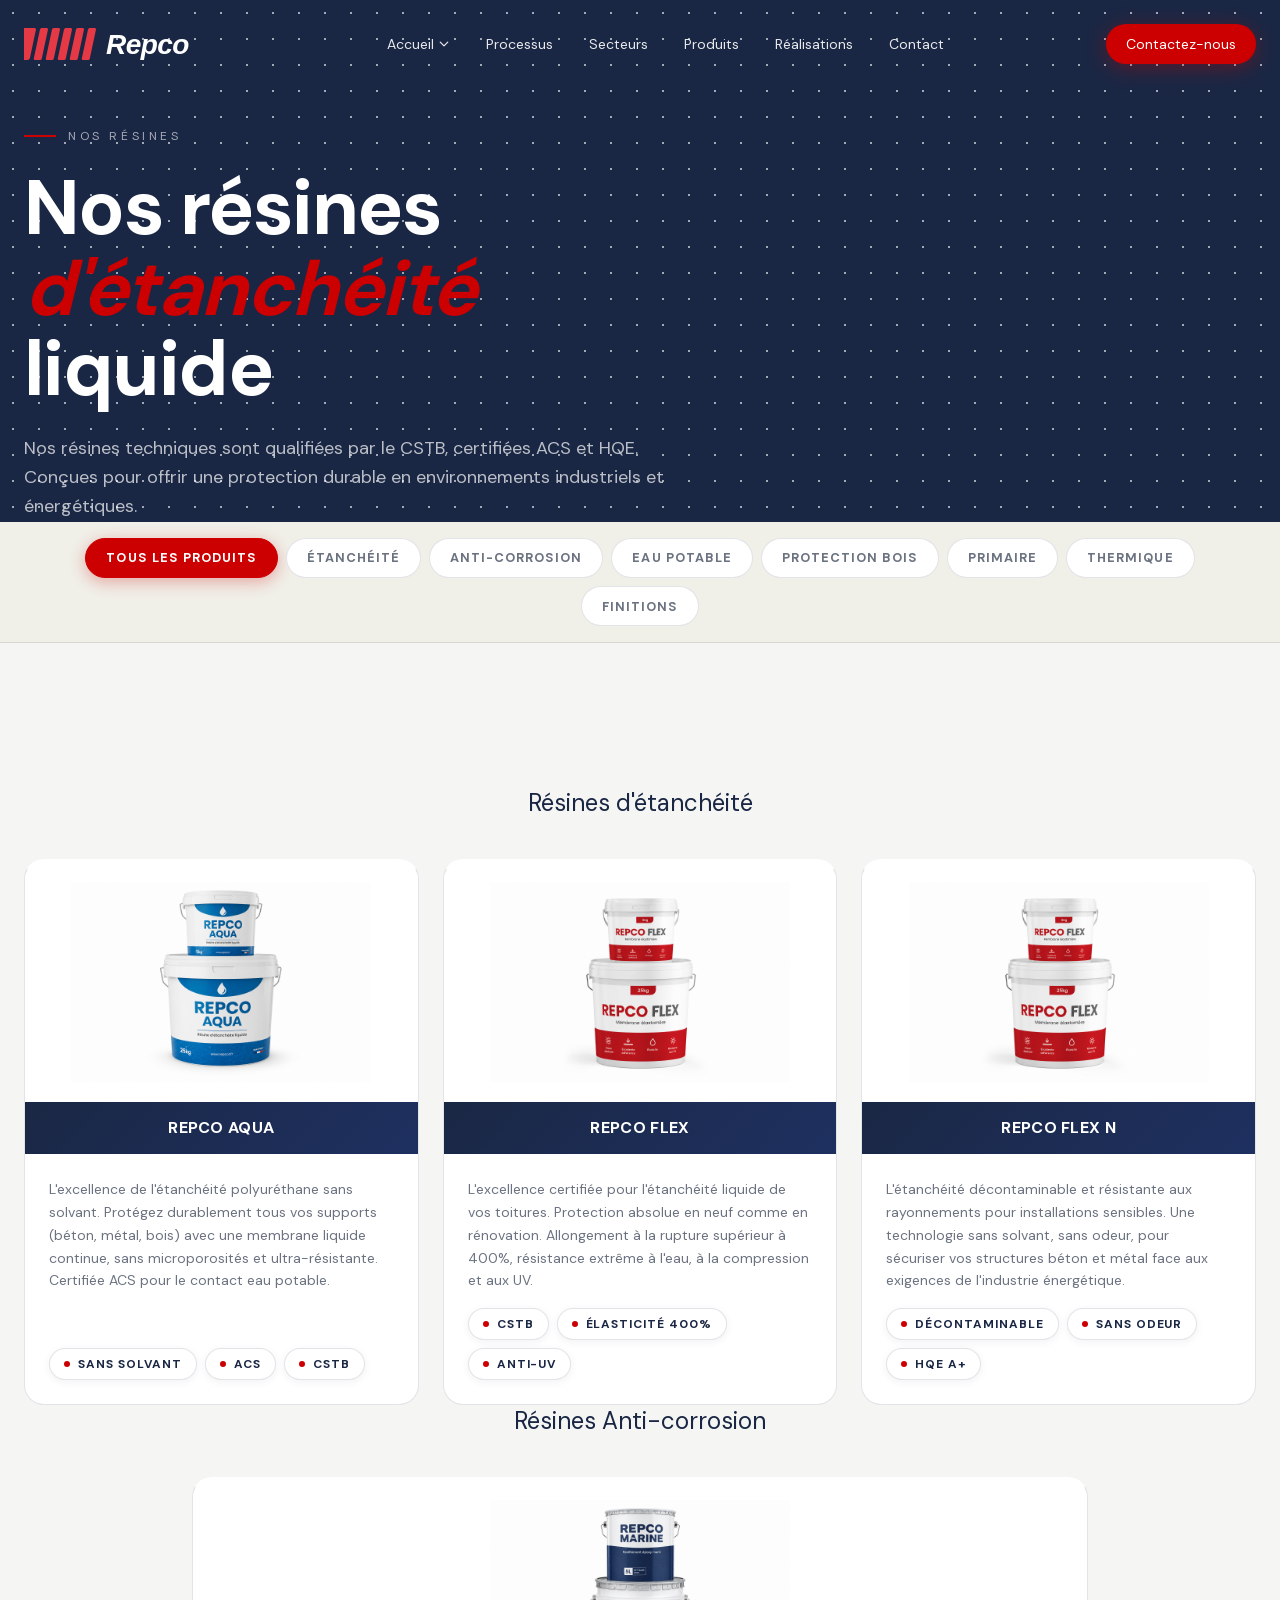
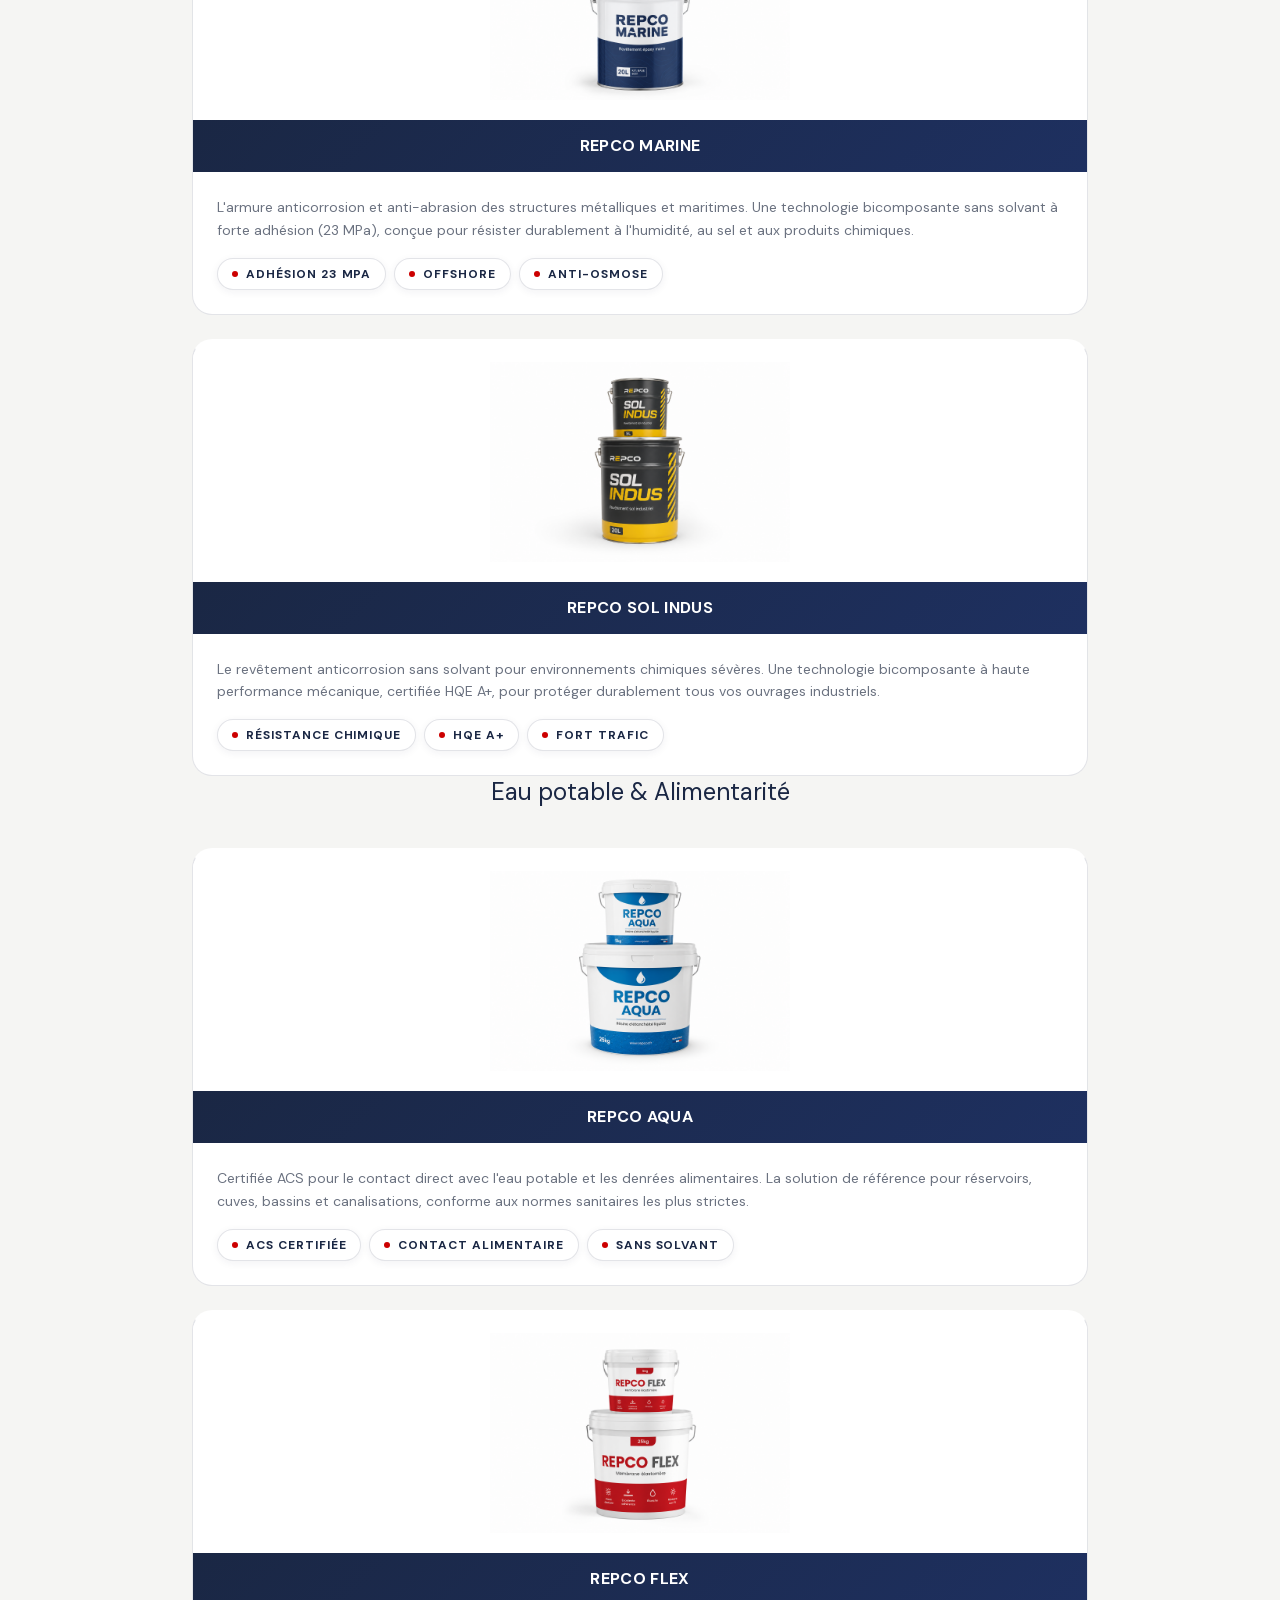
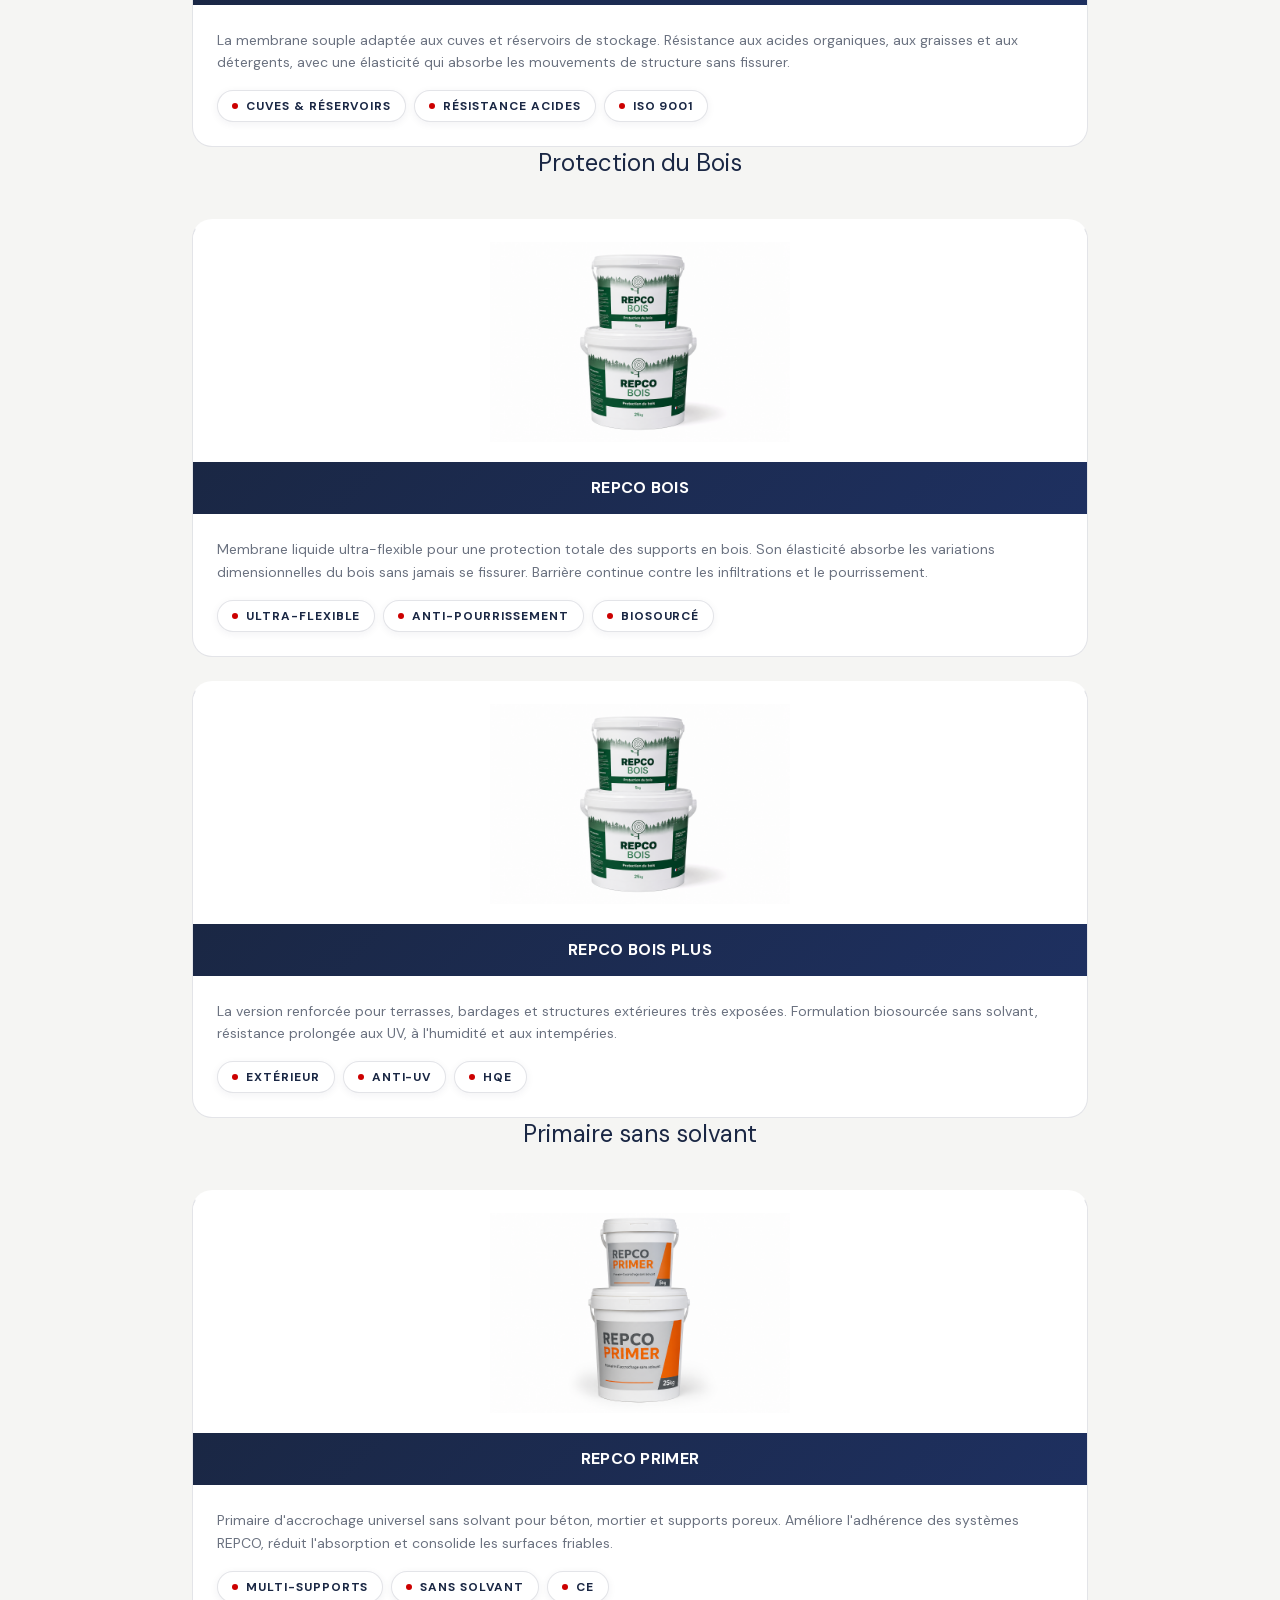
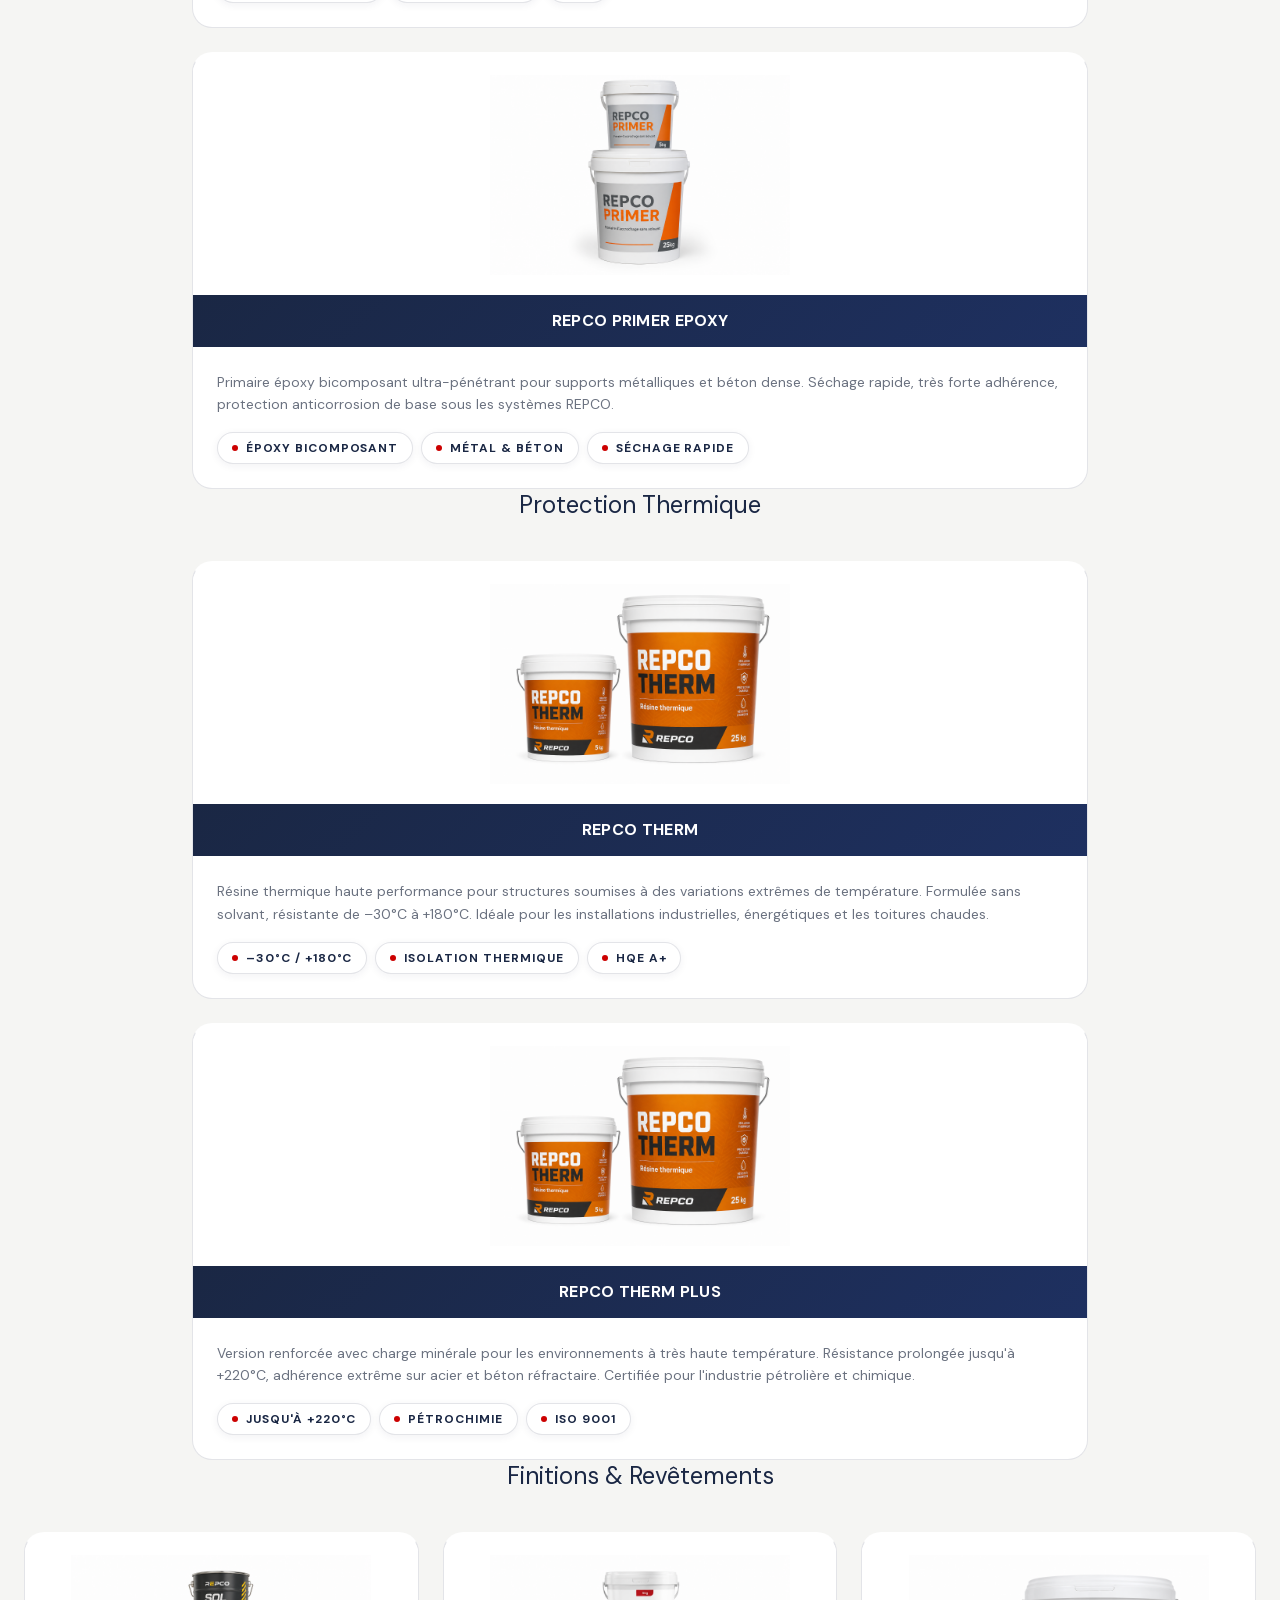
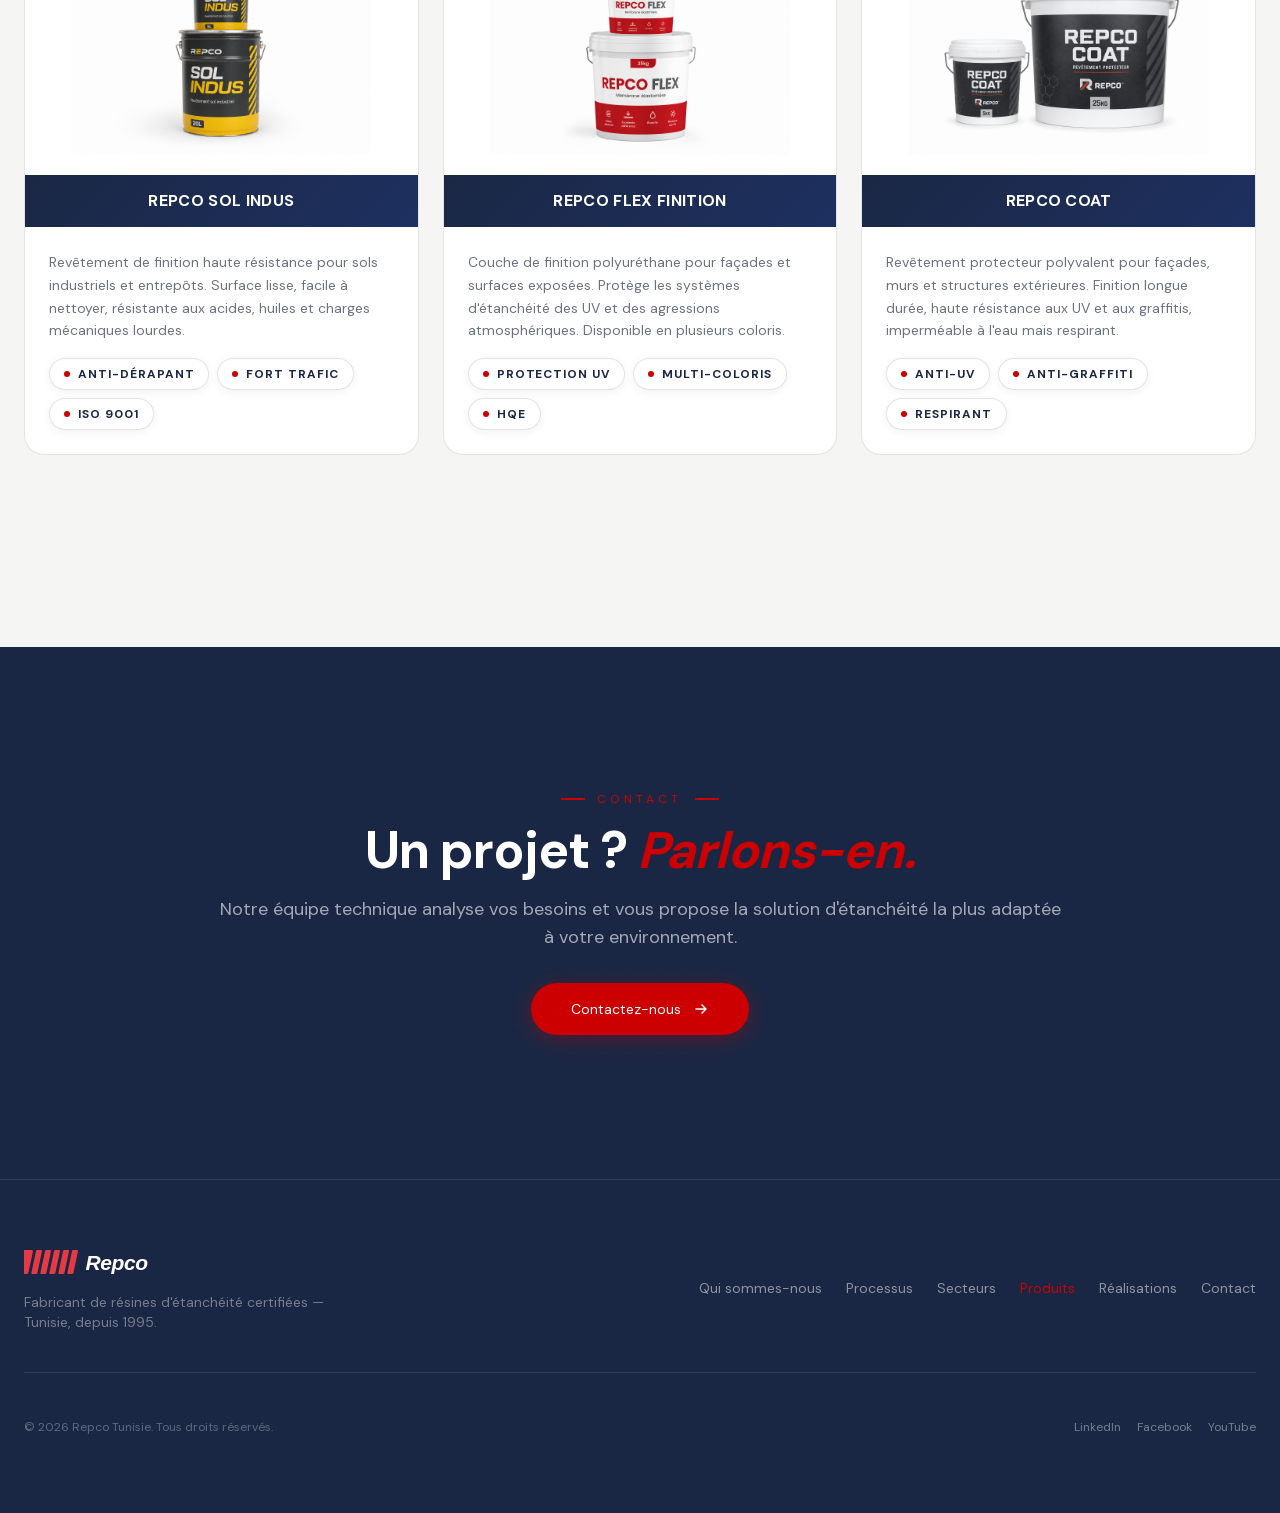
<file: products.html>
<!DOCTYPE html>
<html lang="fr">
<head>
  <meta charset="utf-8">
  <meta name="viewport" content="width=device-width, initial-scale=1">
  <script>
    (function () {
      var path = location.pathname;
      var i = path.indexOf('/repco');
      if (i !== -1) {
        var base = document.createElement('base');
        base.href = location.origin + path.slice(0, i + 6) + '/';
        document.head.appendChild(base);
      }
    })();
  </script>
  <link rel="stylesheet" href="css/style.css">
  <link rel="stylesheet" href="css/enhancements.css">
  <title>Nos Résines — REPCO</title>
  <meta name="description" content="Découvrez la gamme complète de résines d'étanchéité REPCO : étanchéité liquide, anti-corrosion, eau potable, protection du bois, primaires et finitions.">
  <link rel="icon" href="favicon.ico" type="image/x-icon">
  <style>
    .product-category-tab {
      padding: 0.6rem 1.25rem;
      border-radius: 9999px;
      border: 1px solid var(--border);
      background: var(--card);
      font-size: 0.8rem;
      font-weight: 700;
      text-transform: uppercase;
      letter-spacing: 0.08em;
      color: var(--muted-foreground);
      cursor: pointer;
      transition: all 0.25s ease;
      white-space: nowrap;
    }
    .product-category-tab:hover,
    .product-category-tab.active {
      background: var(--accent);
      border-color: var(--accent);
      color: #fff;
    }
    .product-grid-card {
      display: flex;
      flex-direction: column;
      border-radius: 1.25rem;
      border: 1px solid var(--border);
      background: var(--card);
      overflow: hidden;
      transition: transform 0.4s cubic-bezier(0.22,1,0.36,1), box-shadow 0.4s ease;
    }
    .product-grid-card:hover {
      transform: translateY(-6px);
      box-shadow: 0 24px 56px rgba(26,39,68,0.13);
    }
    .product-grid-img {
      height: 240px;
      background: #ffffff;
      padding: 1.25rem;
      display: flex;
      align-items: center;
      justify-content: center;
    }
    .product-grid-img img {
      width: 100%;
      height: 100%;
      object-fit: contain;
      transition: transform 0.6s cubic-bezier(0.22,1,0.36,1);
    }
    .product-grid-card:hover .product-grid-img img { transform: scale(1.06); }
    .product-grid-header {
      background: var(--primary);
      color: #fff;
      font-size: 1rem;
      font-weight: 700;
      padding: 0.875rem 1.5rem;
      text-align: center;
      letter-spacing: 0.02em;
    }
    .product-grid-card-body { padding: 1.5rem; flex: 1; display: flex; flex-direction: column; gap: 1rem; }
    .product-grid-card-body p { flex: 1; }
    .category-section { display: none; }
    .category-section.active { display: block; }
    .tabs-wrapper {
      display: flex;
      gap: 0.5rem;
      flex-wrap: wrap;
      justify-content: center;
    }
  </style>
</head>
<body class="__className_923bf1">
  <div class="scroll-progress"></div>

  <!-- Header -->
  <header class="fixed top-0 left-0 right-0 z-50 transition-all duration-500 py-5 bg-transparent">
    <div class="mx-auto max-w-7xl px-6 flex items-center justify-between">
      <a href="index.html" class="logo-link shrink-0">
        <img src="images/logo-white.svg" alt="Repco" class="logo-svg" data-logo-light="images/logo-white.svg" data-logo-dark="images/logo-dark.svg">
      </a>
      <nav class="hidden lg:flex items-center gap-1">
        <div class="relative nav-dropdown-wrap">
          <button class="nav-dropdown-btn px-4 py-2 text-sm font-600 rounded-lg transition-all duration-200 nav-link-underline text-white/90 hover:text-white flex items-center gap-1">
            Accueil
            <svg width="12" height="12" viewBox="0 0 24 24" fill="none" stroke="currentColor" stroke-width="2.5" stroke-linecap="round" stroke-linejoin="round" class="nav-dropdown-chevron transition-transform duration-200"><path d="m19.5 8.25-7.5 7.5-7.5-7.5"></path></svg>
          </button>
          <div class="nav-dropdown-menu hidden absolute top-full left-0 mt-1 w-52 bg-card rounded-xl shadow-xl border border-border py-1 z-50">
            <a href="index.html#about" class="block px-4 py-2.5 text-sm font-500 text-foreground hover:bg-secondary hover:text-accent transition-colors rounded-lg">Qui sommes-nous ?</a>
            <a href="index.html#realisations" class="block px-4 py-2.5 text-sm font-500 text-foreground hover:bg-secondary hover:text-accent transition-colors rounded-lg">Actualités</a>
          </div>
        </div>
        <a href="index.html#process" class="px-4 py-2 text-sm font-600 rounded-lg transition-all duration-200 nav-link-underline text-white/90 hover:text-white">Processus</a>
        <a href="index.html#sectors" class="px-4 py-2 text-sm font-600 rounded-lg transition-all duration-200 nav-link-underline text-white/90 hover:text-white">Secteurs</a>
        <a href="products.html" class="px-4 py-2 text-sm font-600 rounded-lg transition-all duration-200 nav-link-underline text-accent">Produits</a>
        <a href="index.html#realisations" class="px-4 py-2 text-sm font-600 rounded-lg transition-all duration-200 nav-link-underline text-white/90 hover:text-white">Réalisations</a>
        <a href="index.html#contact" class="px-4 py-2 text-sm font-600 rounded-lg transition-all duration-200 nav-link-underline text-white/90 hover:text-white">Contact</a>
      </nav>
      <div class="flex items-center gap-3">
        <a href="index.html#contact" class="hidden lg:inline-flex items-center gap-2 px-5 py-2.5 rounded-full text-sm font-700 bg-accent text-accent-foreground hover:opacity-90 transition-all duration-200 shadow-lg">Contactez-nous</a>
        <button class="lg:hidden p-2 rounded-lg transition-colors text-white" aria-label="Ouvrir le menu">
          <svg xmlns="http://www.w3.org/2000/svg" fill="none" viewBox="0 0 24 24" stroke-width="1.5" stroke="currentColor" width="24" height="24">
            <path stroke-linecap="round" stroke-linejoin="round" d="M3.75 6.75h16.5M3.75 12h16.5m-16.5 5.25h16.5"></path>
          </svg>
        </button>
      </div>
    </div>
  </header>

  <!-- Mobile menu -->
  <div class="mobile-menu fixed inset-y-0 right-0 z-50 w-full max-w-sm bg-primary text-primary-foreground flex flex-col p-8 lg:hidden">
    <div class="flex items-center justify-between mb-12">
      <a href="index.html" class="logo-link">
        <img src="images/logo-white.svg" alt="Repco" class="logo-svg">
      </a>
      <button class="p-2 text-white/70 hover:text-white" aria-label="Fermer le menu">
        <svg xmlns="http://www.w3.org/2000/svg" fill="none" viewBox="0 0 24 24" stroke-width="1.5" stroke="currentColor" width="24" height="24">
          <path stroke-linecap="round" stroke-linejoin="round" d="M6 18 18 6M6 6l12 12"></path>
        </svg>
      </button>
    </div>
    <nav class="flex flex-col gap-2">
      <a href="index.html" class="py-4 text-lg font-600 text-white/80 hover:text-white border-b border-white/10 transition-colors">Accueil</a>
      <a href="index.html#about" class="py-4 text-lg font-600 text-white/80 hover:text-white border-b border-white/10 transition-colors">Qui sommes-nous ?</a>
      <a href="index.html#sectors" class="py-4 text-lg font-600 text-white/80 hover:text-white border-b border-white/10 transition-colors">Secteurs</a>
      <a href="products.html" class="py-4 text-lg font-600 text-accent border-b border-white/10 transition-colors">Produits</a>
      <a href="index.html#realisations" class="py-4 text-lg font-600 text-white/80 hover:text-white border-b border-white/10 transition-colors">Réalisations</a>
      <a href="index.html#contact" class="py-4 text-lg font-600 text-white/80 hover:text-white border-b border-white/10 transition-colors">Contact</a>
    </nav>
    <div class="mt-auto">
      <a href="index.html#contact" class="w-full flex items-center justify-center py-4 rounded-xl bg-accent text-white font-700 text-base">Contactez-nous</a>
    </div>
  </div>

  <main class="overflow-x-hidden">

    <!-- Hero produits -->
    <section class="relative min-h-[50vh] flex items-end overflow-hidden pt-32 pb-16 bg-primary">
      <div class="absolute inset-0 z-0">
        <div class="absolute inset-0 opacity-[0.04]" style="background-image:radial-gradient(circle, rgba(255,255,255,0.6) 1px, transparent 1px);background-size:26px 26px"></div>
        <div class="absolute top-0 right-0 w-[45vw] h-[45vw] rounded-full bg-accent opacity-10 blur-[130px] pointer-events-none translate-x-1/3 -translate-y-1/3"></div>
      </div>
      <div class="relative z-10 mx-auto max-w-7xl px-6 w-full">
        <div class="hero-content max-w-2xl">
          <div class="flex items-center gap-3 mb-6">
            <div class="w-8 h-0.5 bg-accent"></div>
            <span class="text-xs font-700 uppercase tracking-[0.3em] text-white/60">Nos Résines</span>
          </div>
          <h1 class="text-hero-xl text-white mb-6">Nos résines <span class="text-accent italic font-serif">d'étanchéité</span> liquide</h1>
          <p class="text-lg text-white/70 leading-relaxed max-w-lg">Nos résines techniques sont qualifiées par le CSTB, certifiées ACS et HQE. Conçues pour offrir une protection durable en environnements industriels et énergétiques.</p>
        </div>
      </div>
    </section>

    <!-- Filtres catégories -->
    <section class="bg-secondary border-b border-border sticky top-[72px] z-40 py-4">
      <div class="mx-auto max-w-7xl px-6">
        <div class="tabs-wrapper">
          <button class="product-category-tab active" data-cat="all">Tous les produits</button>
          <button class="product-category-tab" data-cat="etancheite">Étanchéité</button>
          <button class="product-category-tab" data-cat="anticorrosion">Anti-corrosion</button>
          <button class="product-category-tab" data-cat="eau-potable">Eau potable</button>
          <button class="product-category-tab" data-cat="bois">Protection bois</button>
          <button class="product-category-tab" data-cat="primaire">Primaire</button>
          <button class="product-category-tab" data-cat="thermique">Thermique</button>
          <button class="product-category-tab" data-cat="finitions">Finitions</button>
        </div>
      </div>
    </section>

    <!-- Produits -->
    <section class="section-xl bg-background">
      <div class="mx-auto max-w-7xl px-6">

        <!-- Étanchéité -->
        <div class="category-section active mb-20" data-section="all etancheite">
          <div class="text-center mb-10 reveal">
            <h2 class="text-2xl font-800 text-foreground inline-block border-b-2 border-accent pb-2">Résines d'étanchéité</h2>
          </div>
          <div class="grid grid-cols-1 md:grid-cols-3 gap-6">
            <div class="product-grid-card reveal stagger-1">
              <div class="product-grid-img"><img src="images/repco-aqua.png" alt="REPCO AQUA — bidons de résine d'étanchéité liquide" loading="lazy"></div>
              <div class="product-grid-header">REPCO AQUA</div>
              <div class="product-grid-card-body">
                <p class="text-sm text-muted-foreground leading-relaxed">L'excellence de l'étanchéité polyuréthane sans solvant. Protégez durablement tous vos supports (béton, métal, bois) avec une membrane liquide continue, sans microporosités et ultra-résistante. Certifiée ACS pour le contact eau potable.</p>
                <div class="flex flex-wrap gap-2">
                  <span class="certification-badge"><span class="w-1.5 h-1.5 rounded-full bg-accent"></span>Sans solvant</span>
                  <span class="certification-badge"><span class="w-1.5 h-1.5 rounded-full bg-accent"></span>ACS</span>
                  <span class="certification-badge"><span class="w-1.5 h-1.5 rounded-full bg-accent"></span>CSTB</span>
                </div>
              </div>
            </div>
            <div class="product-grid-card reveal stagger-2">
              <div class="product-grid-img"><img src="images/repco-flex.png" alt="REPCO FLEX — bidons de membrane élastomère" loading="lazy"></div>
              <div class="product-grid-header">REPCO FLEX</div>
              <div class="product-grid-card-body">
                <p class="text-sm text-muted-foreground leading-relaxed">L'excellence certifiée pour l'étanchéité liquide de vos toitures. Protection absolue en neuf comme en rénovation. Allongement à la rupture supérieur à 400%, résistance extrême à l'eau, à la compression et aux UV.</p>
                <div class="flex flex-wrap gap-2">
                  <span class="certification-badge"><span class="w-1.5 h-1.5 rounded-full bg-accent"></span>CSTB</span>
                  <span class="certification-badge"><span class="w-1.5 h-1.5 rounded-full bg-accent"></span>Élasticité 400%</span>
                  <span class="certification-badge"><span class="w-1.5 h-1.5 rounded-full bg-accent"></span>Anti-UV</span>
                </div>
              </div>
            </div>
            <div class="product-grid-card reveal stagger-3">
              <div class="product-grid-img"><img src="images/repco-flex.png" alt="REPCO FLEX N — bidons d'étanchéité haute résistance" loading="lazy"></div>
              <div class="product-grid-header">REPCO FLEX N</div>
              <div class="product-grid-card-body">
                <p class="text-sm text-muted-foreground leading-relaxed">L'étanchéité décontaminable et résistante aux rayonnements pour installations sensibles. Une technologie sans solvant, sans odeur, pour sécuriser vos structures béton et métal face aux exigences de l'industrie énergétique.</p>
                <div class="flex flex-wrap gap-2">
                  <span class="certification-badge"><span class="w-1.5 h-1.5 rounded-full bg-accent"></span>Décontaminable</span>
                  <span class="certification-badge"><span class="w-1.5 h-1.5 rounded-full bg-accent"></span>Sans odeur</span>
                  <span class="certification-badge"><span class="w-1.5 h-1.5 rounded-full bg-accent"></span>HQE A+</span>
                </div>
              </div>
            </div>
          </div>
        </div>

        <!-- Anti-corrosion -->
        <div class="category-section active mb-20" data-section="all anticorrosion">
          <div class="text-center mb-10 reveal">
            <h2 class="text-2xl font-800 text-foreground inline-block border-b-2 border-accent pb-2">Résines Anti-corrosion</h2>
          </div>
          <div class="grid grid-cols-1 md:grid-cols-2 gap-6 max-w-4xl mx-auto">
            <div class="product-grid-card reveal stagger-1">
              <div class="product-grid-img"><img src="images/repco-marine.png" alt="REPCO MARINE — bidons de revêtement époxy marin" loading="lazy"></div>
              <div class="product-grid-header">REPCO MARINE</div>
              <div class="product-grid-card-body">
                <p class="text-sm text-muted-foreground leading-relaxed">L'armure anticorrosion et anti-abrasion des structures métalliques et maritimes. Une technologie bicomposante sans solvant à forte adhésion (23 MPa), conçue pour résister durablement à l'humidité, au sel et aux produits chimiques.</p>
                <div class="flex flex-wrap gap-2">
                  <span class="certification-badge"><span class="w-1.5 h-1.5 rounded-full bg-accent"></span>Adhésion 23 MPa</span>
                  <span class="certification-badge"><span class="w-1.5 h-1.5 rounded-full bg-accent"></span>Offshore</span>
                  <span class="certification-badge"><span class="w-1.5 h-1.5 rounded-full bg-accent"></span>Anti-osmose</span>
                </div>
              </div>
            </div>
            <div class="product-grid-card reveal stagger-2">
              <div class="product-grid-img"><img src="images/repco-sol.png" alt="REPCO SOL INDUS — bidons de revêtement anticorrosion industriel" loading="lazy"></div>
              <div class="product-grid-header">REPCO SOL INDUS</div>
              <div class="product-grid-card-body">
                <p class="text-sm text-muted-foreground leading-relaxed">Le revêtement anticorrosion sans solvant pour environnements chimiques sévères. Une technologie bicomposante à haute performance mécanique, certifiée HQE A+, pour protéger durablement tous vos ouvrages industriels.</p>
                <div class="flex flex-wrap gap-2">
                  <span class="certification-badge"><span class="w-1.5 h-1.5 rounded-full bg-accent"></span>Résistance chimique</span>
                  <span class="certification-badge"><span class="w-1.5 h-1.5 rounded-full bg-accent"></span>HQE A+</span>
                  <span class="certification-badge"><span class="w-1.5 h-1.5 rounded-full bg-accent"></span>Fort trafic</span>
                </div>
              </div>
            </div>
          </div>
        </div>

        <!-- Eau potable -->
        <div class="category-section active mb-20" data-section="all eau-potable">
          <div class="text-center mb-10 reveal">
            <h2 class="text-2xl font-800 text-foreground inline-block border-b-2 border-accent pb-2">Eau potable &amp; Alimentarité</h2>
          </div>
          <div class="grid grid-cols-1 md:grid-cols-2 gap-6 max-w-4xl mx-auto">
            <div class="product-grid-card reveal stagger-1">
              <div class="product-grid-img"><img src="images/repco-aqua.png" alt="REPCO AQUA — bidons de résine certifiée eau potable" loading="lazy"></div>
              <div class="product-grid-header">REPCO AQUA</div>
              <div class="product-grid-card-body">
                <p class="text-sm text-muted-foreground leading-relaxed">Certifiée ACS pour le contact direct avec l'eau potable et les denrées alimentaires. La solution de référence pour réservoirs, cuves, bassins et canalisations, conforme aux normes sanitaires les plus strictes.</p>
                <div class="flex flex-wrap gap-2">
                  <span class="certification-badge"><span class="w-1.5 h-1.5 rounded-full bg-accent"></span>ACS certifiée</span>
                  <span class="certification-badge"><span class="w-1.5 h-1.5 rounded-full bg-accent"></span>Contact alimentaire</span>
                  <span class="certification-badge"><span class="w-1.5 h-1.5 rounded-full bg-accent"></span>Sans solvant</span>
                </div>
              </div>
            </div>
            <div class="product-grid-card reveal stagger-2">
              <div class="product-grid-img"><img src="images/repco-flex.png" alt="REPCO FLEX — bidons pour cuves et réservoirs" loading="lazy"></div>
              <div class="product-grid-header">REPCO FLEX</div>
              <div class="product-grid-card-body">
                <p class="text-sm text-muted-foreground leading-relaxed">La membrane souple adaptée aux cuves et réservoirs de stockage. Résistance aux acides organiques, aux graisses et aux détergents, avec une élasticité qui absorbe les mouvements de structure sans fissurer.</p>
                <div class="flex flex-wrap gap-2">
                  <span class="certification-badge"><span class="w-1.5 h-1.5 rounded-full bg-accent"></span>Cuves &amp; réservoirs</span>
                  <span class="certification-badge"><span class="w-1.5 h-1.5 rounded-full bg-accent"></span>Résistance acides</span>
                  <span class="certification-badge"><span class="w-1.5 h-1.5 rounded-full bg-accent"></span>ISO 9001</span>
                </div>
              </div>
            </div>
          </div>
        </div>

        <!-- Protection du bois -->
        <div class="category-section active mb-20" data-section="all bois">
          <div class="text-center mb-10 reveal">
            <h2 class="text-2xl font-800 text-foreground inline-block border-b-2 border-accent pb-2">Protection du Bois</h2>
          </div>
          <div class="grid grid-cols-1 md:grid-cols-2 gap-6 max-w-4xl mx-auto">
            <div class="product-grid-card reveal stagger-1">
              <div class="product-grid-img"><img src="images/repco-bois.png" alt="REPCO BOIS — bidons de protection du bois" loading="lazy"></div>
              <div class="product-grid-header">REPCO BOIS</div>
              <div class="product-grid-card-body">
                <p class="text-sm text-muted-foreground leading-relaxed">Membrane liquide ultra-flexible pour une protection totale des supports en bois. Son élasticité absorbe les variations dimensionnelles du bois sans jamais se fissurer. Barrière continue contre les infiltrations et le pourrissement.</p>
                <div class="flex flex-wrap gap-2">
                  <span class="certification-badge"><span class="w-1.5 h-1.5 rounded-full bg-accent"></span>Ultra-flexible</span>
                  <span class="certification-badge"><span class="w-1.5 h-1.5 rounded-full bg-accent"></span>Anti-pourrissement</span>
                  <span class="certification-badge"><span class="w-1.5 h-1.5 rounded-full bg-accent"></span>Biosourcé</span>
                </div>
              </div>
            </div>
            <div class="product-grid-card reveal stagger-2">
              <div class="product-grid-img"><img src="images/repco-bois.png" alt="REPCO BOIS PLUS — bidons de protection renforcée du bois" loading="lazy"></div>
              <div class="product-grid-header">REPCO BOIS PLUS</div>
              <div class="product-grid-card-body">
                <p class="text-sm text-muted-foreground leading-relaxed">La version renforcée pour terrasses, bardages et structures extérieures très exposées. Formulation biosourcée sans solvant, résistance prolongée aux UV, à l'humidité et aux intempéries.</p>
                <div class="flex flex-wrap gap-2">
                  <span class="certification-badge"><span class="w-1.5 h-1.5 rounded-full bg-accent"></span>Extérieur</span>
                  <span class="certification-badge"><span class="w-1.5 h-1.5 rounded-full bg-accent"></span>Anti-UV</span>
                  <span class="certification-badge"><span class="w-1.5 h-1.5 rounded-full bg-accent"></span>HQE</span>
                </div>
              </div>
            </div>
          </div>
        </div>

        <!-- Primaire -->
        <div class="category-section active mb-20" data-section="all primaire">
          <div class="text-center mb-10 reveal">
            <h2 class="text-2xl font-800 text-foreground inline-block border-b-2 border-accent pb-2">Primaire sans solvant</h2>
          </div>
          <div class="grid grid-cols-1 md:grid-cols-2 gap-6 max-w-4xl mx-auto">
            <div class="product-grid-card reveal stagger-1">
              <div class="product-grid-img"><img src="images/repco-primer.png" alt="REPCO PRIMER — bidons de primaire d'accrochage" loading="lazy"></div>
              <div class="product-grid-header">REPCO PRIMER</div>
              <div class="product-grid-card-body">
                <p class="text-sm text-muted-foreground leading-relaxed">Primaire d'accrochage universel sans solvant pour béton, mortier et supports poreux. Améliore l'adhérence des systèmes REPCO, réduit l'absorption et consolide les surfaces friables.</p>
                <div class="flex flex-wrap gap-2">
                  <span class="certification-badge"><span class="w-1.5 h-1.5 rounded-full bg-accent"></span>Multi-supports</span>
                  <span class="certification-badge"><span class="w-1.5 h-1.5 rounded-full bg-accent"></span>Sans solvant</span>
                  <span class="certification-badge"><span class="w-1.5 h-1.5 rounded-full bg-accent"></span>CE</span>
                </div>
              </div>
            </div>
            <div class="product-grid-card reveal stagger-2">
              <div class="product-grid-img"><img src="images/repco-primer.png" alt="REPCO PRIMER EPOXY — bidons de primaire époxy" loading="lazy"></div>
              <div class="product-grid-header">REPCO PRIMER EPOXY</div>
              <div class="product-grid-card-body">
                <p class="text-sm text-muted-foreground leading-relaxed">Primaire époxy bicomposant ultra-pénétrant pour supports métalliques et béton dense. Séchage rapide, très forte adhérence, protection anticorrosion de base sous les systèmes REPCO.</p>
                <div class="flex flex-wrap gap-2">
                  <span class="certification-badge"><span class="w-1.5 h-1.5 rounded-full bg-accent"></span>Époxy bicomposant</span>
                  <span class="certification-badge"><span class="w-1.5 h-1.5 rounded-full bg-accent"></span>Métal &amp; béton</span>
                  <span class="certification-badge"><span class="w-1.5 h-1.5 rounded-full bg-accent"></span>Séchage rapide</span>
                </div>
              </div>
            </div>
          </div>
        </div>

        <!-- Thermique -->
        <div class="category-section active mb-20" data-section="all thermique">
          <div class="text-center mb-10 reveal">
            <h2 class="text-2xl font-800 text-foreground inline-block border-b-2 border-accent pb-2">Protection Thermique</h2>
          </div>
          <div class="grid grid-cols-1 md:grid-cols-2 gap-6 max-w-4xl mx-auto">
            <div class="product-grid-card reveal stagger-1">
              <div class="product-grid-img"><img src="images/repco-therm.png" alt="REPCO THERM — résine protection thermique" loading="lazy"></div>
              <div class="product-grid-header">REPCO THERM</div>
              <div class="product-grid-card-body">
                <p class="text-sm text-muted-foreground leading-relaxed">Résine thermique haute performance pour structures soumises à des variations extrêmes de température. Formulée sans solvant, résistante de –30°C à +180°C. Idéale pour les installations industrielles, énergétiques et les toitures chaudes.</p>
                <div class="flex flex-wrap gap-2">
                  <span class="certification-badge"><span class="w-1.5 h-1.5 rounded-full bg-accent"></span>–30°C / +180°C</span>
                  <span class="certification-badge"><span class="w-1.5 h-1.5 rounded-full bg-accent"></span>Isolation thermique</span>
                  <span class="certification-badge"><span class="w-1.5 h-1.5 rounded-full bg-accent"></span>HQE A+</span>
                </div>
              </div>
            </div>
            <div class="product-grid-card reveal stagger-2">
              <div class="product-grid-img"><img src="images/repco-therm.png" alt="REPCO THERM PLUS — résine thermique renforcée" loading="lazy"></div>
              <div class="product-grid-header">REPCO THERM PLUS</div>
              <div class="product-grid-card-body">
                <p class="text-sm text-muted-foreground leading-relaxed">Version renforcée avec charge minérale pour les environnements à très haute température. Résistance prolongée jusqu'à +220°C, adhérence extrême sur acier et béton réfractaire. Certifiée pour l'industrie pétrolière et chimique.</p>
                <div class="flex flex-wrap gap-2">
                  <span class="certification-badge"><span class="w-1.5 h-1.5 rounded-full bg-accent"></span>Jusqu'à +220°C</span>
                  <span class="certification-badge"><span class="w-1.5 h-1.5 rounded-full bg-accent"></span>Pétrochimie</span>
                  <span class="certification-badge"><span class="w-1.5 h-1.5 rounded-full bg-accent"></span>ISO 9001</span>
                </div>
              </div>
            </div>
          </div>
        </div>

        <!-- Finitions -->
        <div class="category-section active mb-12" data-section="all finitions">
          <div class="text-center mb-10 reveal">
            <h2 class="text-2xl font-800 text-foreground inline-block border-b-2 border-accent pb-2">Finitions &amp; Revêtements</h2>
          </div>
          <div class="grid grid-cols-1 md:grid-cols-3 gap-6">
            <div class="product-grid-card reveal stagger-1">
              <div class="product-grid-img"><img src="images/repco-sol.png" alt="REPCO SOL INDUS — revêtement finition sol industriel" loading="lazy"></div>
              <div class="product-grid-header">REPCO SOL INDUS</div>
              <div class="product-grid-card-body">
                <p class="text-sm text-muted-foreground leading-relaxed">Revêtement de finition haute résistance pour sols industriels et entrepôts. Surface lisse, facile à nettoyer, résistante aux acides, huiles et charges mécaniques lourdes.</p>
                <div class="flex flex-wrap gap-2">
                  <span class="certification-badge"><span class="w-1.5 h-1.5 rounded-full bg-accent"></span>Anti-dérapant</span>
                  <span class="certification-badge"><span class="w-1.5 h-1.5 rounded-full bg-accent"></span>Fort trafic</span>
                  <span class="certification-badge"><span class="w-1.5 h-1.5 rounded-full bg-accent"></span>ISO 9001</span>
                </div>
              </div>
            </div>
            <div class="product-grid-card reveal stagger-2">
              <div class="product-grid-img"><img src="images/repco-flex.png" alt="REPCO FLEX FINITION — couche de finition polyuréthane" loading="lazy"></div>
              <div class="product-grid-header">REPCO FLEX FINITION</div>
              <div class="product-grid-card-body">
                <p class="text-sm text-muted-foreground leading-relaxed">Couche de finition polyuréthane pour façades et surfaces exposées. Protège les systèmes d'étanchéité des UV et des agressions atmosphériques. Disponible en plusieurs coloris.</p>
                <div class="flex flex-wrap gap-2">
                  <span class="certification-badge"><span class="w-1.5 h-1.5 rounded-full bg-accent"></span>Protection UV</span>
                  <span class="certification-badge"><span class="w-1.5 h-1.5 rounded-full bg-accent"></span>Multi-coloris</span>
                  <span class="certification-badge"><span class="w-1.5 h-1.5 rounded-full bg-accent"></span>HQE</span>
                </div>
              </div>
            </div>
            <div class="product-grid-card reveal stagger-3">
              <div class="product-grid-img"><img src="images/repco-coat.png" alt="REPCO COAT — revêtement protecteur toutes surfaces" loading="lazy"></div>
              <div class="product-grid-header">REPCO COAT</div>
              <div class="product-grid-card-body">
                <p class="text-sm text-muted-foreground leading-relaxed">Revêtement protecteur polyvalent pour façades, murs et structures extérieures. Finition longue durée, haute résistance aux UV et aux graffitis, imperméable à l'eau mais respirant.</p>
                <div class="flex flex-wrap gap-2">
                  <span class="certification-badge"><span class="w-1.5 h-1.5 rounded-full bg-accent"></span>Anti-UV</span>
                  <span class="certification-badge"><span class="w-1.5 h-1.5 rounded-full bg-accent"></span>Anti-graffiti</span>
                  <span class="certification-badge"><span class="w-1.5 h-1.5 rounded-full bg-accent"></span>Respirant</span>
                </div>
              </div>
            </div>
          </div>
        </div>

      </div>
    </section>

    <!-- CTA Contact -->
    <section class="section-xl bg-primary relative overflow-hidden">
      <div class="absolute inset-0 opacity-[0.03] pointer-events-none" style="background-image:radial-gradient(circle, rgba(255,255,255,0.5) 1px, transparent 1px);background-size:28px 28px"></div>
      <div class="mx-auto max-w-4xl px-6 text-center relative z-10">
        <div class="flex items-center justify-center gap-3 mb-4">
          <span class="w-6 h-0.5 bg-accent"></span>
          <span class="text-xs font-700 uppercase tracking-[0.35em] text-accent">Contact</span>
          <span class="w-6 h-0.5 bg-accent"></span>
        </div>
        <h2 class="text-section-title text-white mb-4">Un projet ? <span class="font-serif italic text-accent">Parlons-en.</span></h2>
        <p class="text-white/60 text-lg mb-8 max-w-lg mx-auto">Notre équipe technique analyse vos besoins et vous propose la solution d'étanchéité la plus adaptée à votre environnement.</p>
        <a href="index.html#contact" class="btn-shimmer group inline-flex items-center gap-3 px-10 py-4 rounded-full bg-accent text-white font-700 text-sm hover:opacity-90 transition-all duration-300 shadow-lg" style="box-shadow:0 6px 24px rgba(204,0,0,0.4)">
          Contactez-nous
          <svg width="16" height="16" viewBox="0 0 16 16" fill="none" class="transition-transform group-hover:translate-x-1"><path d="M3 8h10M9 4l4 4-4 4" stroke="currentColor" stroke-width="1.5" stroke-linecap="round" stroke-linejoin="round"></path></svg>
        </a>
      </div>
    </section>

    <!-- Footer -->
    <footer class="bg-primary border-t border-white/10 py-16">
      <div class="mx-auto max-w-7xl px-6">
        <div class="flex flex-col md:flex-row items-start md:items-center justify-between gap-10 mb-10">
          <div>
            <a href="index.html" class="logo-link inline-block mb-3"><img src="images/logo-white.svg" alt="Repco" class="logo-svg"></a>
            <p class="text-white/40 text-sm font-500 max-w-xs">Fabricant de résines d'étanchéité certifiées — Tunisie, depuis 1995.</p>
          </div>
          <nav class="flex flex-wrap gap-x-6 gap-y-3">
            <a href="index.html#about" class="text-sm font-500 text-white/50 hover:text-white transition-colors min-h-[44px] flex items-center">Qui sommes-nous</a>
            <a href="index.html#process" class="text-sm font-500 text-white/50 hover:text-white transition-colors min-h-[44px] flex items-center">Processus</a>
            <a href="index.html#sectors" class="text-sm font-500 text-white/50 hover:text-white transition-colors min-h-[44px] flex items-center">Secteurs</a>
            <a href="products.html" class="text-sm font-500 text-accent min-h-[44px] flex items-center">Produits</a>
            <a href="index.html#realisations" class="text-sm font-500 text-white/50 hover:text-white transition-colors min-h-[44px] flex items-center">Réalisations</a>
            <a href="index.html#contact" class="text-sm font-500 text-white/50 hover:text-white transition-colors min-h-[44px] flex items-center">Contact</a>
          </nav>
        </div>
        <div class="border-t border-white/10 pt-8 flex flex-col sm:flex-row items-center justify-between gap-4">
          <p class="text-xs text-white/30 font-500">© 2026 Repco Tunisie. Tous droits réservés.</p>
          <div class="flex items-center gap-4">
            <a href="#" class="text-xs font-600 text-white/40 hover:text-white transition-colors min-h-[44px] flex items-center">LinkedIn</a>
            <a href="#" class="text-xs font-600 text-white/40 hover:text-white transition-colors min-h-[44px] flex items-center">Facebook</a>
            <a href="#" class="text-xs font-600 text-white/40 hover:text-white transition-colors min-h-[44px] flex items-center">YouTube</a>
          </div>
        </div>
      </div>
    </footer>

  </main>

  <script src="js/app.js"></script>
  <script>
    // Filtres catégories produits
    const tabs = document.querySelectorAll('.product-category-tab');
    const sections = document.querySelectorAll('.category-section');

    tabs.forEach((tab) => {
      tab.addEventListener('click', () => {
        const cat = tab.dataset.cat;
        tabs.forEach((t) => t.classList.remove('active'));
        tab.classList.add('active');
        sections.forEach((sec) => {
          const cats = (sec.dataset.section || '').split(' ');
          if (cat === 'all' || cats.includes(cat)) {
            sec.classList.add('active');
          } else {
            sec.classList.remove('active');
          }
        });
        // Re-observe newly visible cards for reveal
        document.querySelectorAll('.category-section.active .product-grid-card:not(.active)').forEach(el => {
          el.classList.add('active');
        });
      });
    });

    // Reveal on scroll
    const revealObs = new IntersectionObserver((entries) => {
      entries.forEach(e => { if (e.isIntersecting) { e.target.classList.add('active'); revealObs.unobserve(e.target); } });
    }, { threshold: 0.08, rootMargin: '0px 0px -40px 0px' });
    document.querySelectorAll('.reveal, .product-grid-card').forEach(el => revealObs.observe(el));

    // Dropdown nav
    document.querySelectorAll('.nav-dropdown-wrap').forEach((wrap) => {
      const btn = wrap.querySelector('.nav-dropdown-btn');
      const menu = wrap.querySelector('.nav-dropdown-menu');
      if (!btn || !menu) return;
      let t;
      wrap.addEventListener('mouseenter', () => { clearTimeout(t); menu.classList.remove('hidden'); btn.querySelector('.nav-dropdown-chevron')?.style.setProperty('transform','rotate(180deg)'); });
      wrap.addEventListener('mouseleave', () => { t = setTimeout(() => { menu.classList.add('hidden'); btn.querySelector('.nav-dropdown-chevron')?.style.removeProperty('transform'); }, 120); });
      btn.addEventListener('click', () => menu.classList.toggle('hidden'));
      document.addEventListener('click', e => { if (!wrap.contains(e.target)) menu.classList.add('hidden'); });
    });

    // Mobile menu
    const mobileMenu = document.querySelector('.mobile-menu');
    const overlay = document.createElement('div');
    overlay.className = 'fixed inset-0 z-40 bg-black/50 backdrop-blur-sm lg:hidden hidden';
    document.body.appendChild(overlay);
    document.querySelector('header button[aria-label="Ouvrir le menu"]')?.addEventListener('click', () => { mobileMenu?.classList.add('open'); overlay.classList.remove('hidden'); document.body.style.overflow = 'hidden'; });
    document.querySelector('.mobile-menu button[aria-label="Fermer le menu"]')?.addEventListener('click', () => { mobileMenu?.classList.remove('open'); overlay.classList.add('hidden'); document.body.style.overflow = ''; });
    overlay.addEventListener('click', () => { mobileMenu?.classList.remove('open'); overlay.classList.add('hidden'); document.body.style.overflow = ''; });

    // Scroll progress
    const progress = document.querySelector('.scroll-progress');
    window.addEventListener('scroll', () => {
      if (progress) { const d = document.documentElement.scrollHeight - window.innerHeight; progress.style.width = d > 0 ? `${(window.scrollY/d)*100}%` : '0%'; }
    }, { passive: true });

    // Nav scroll
    const header = document.querySelector('header');
    window.addEventListener('scroll', () => {
      const scrolled = window.scrollY > 60;
      header?.classList.toggle('nav-scrolled', scrolled);
      header?.classList.toggle('py-3', scrolled);
      header?.classList.toggle('py-5', !scrolled);
      const logo = header?.querySelector('.logo-svg');
      if (logo) logo.src = scrolled ? (logo.dataset.logoDark || 'images/logo-dark.svg') : (logo.dataset.logoLight || 'images/logo-white.svg');
    }, { passive: true });
  </script>
</body>
</html>
</file>
<file: css/style.css>
@font-face{font-family:DM Sans;font-style:normal;font-weight:400;font-display:swap;src:url(../fonts/7ab938503e4547a1-s.woff2) format("woff2");unicode-range:u+0100-02ba,u+02bd-02c5,u+02c7-02cc,u+02ce-02d7,u+02dd-02ff,u+0304,u+0308,u+0329,u+1d00-1dbf,u+1e00-1e9f,u+1ef2-1eff,u+2020,u+20a0-20ab,u+20ad-20c0,u+2113,u+2c60-2c7f,u+a720-a7ff}@font-face{font-family:DM Sans;font-style:normal;font-weight:400;font-display:swap;src:url(../fonts/13971731025ec697-s.p.woff2) format("woff2");unicode-range:u+00??,u+0131,u+0152-0153,u+02bb-02bc,u+02c6,u+02da,u+02dc,u+0304,u+0308,u+0329,u+2000-206f,u+20ac,u+2122,u+2191,u+2193,u+2212,u+2215,u+feff,u+fffd}@font-face{font-family:DM Sans;font-style:normal;font-weight:500;font-display:swap;src:url(../fonts/7ab938503e4547a1-s.woff2) format("woff2");unicode-range:u+0100-02ba,u+02bd-02c5,u+02c7-02cc,u+02ce-02d7,u+02dd-02ff,u+0304,u+0308,u+0329,u+1d00-1dbf,u+1e00-1e9f,u+1ef2-1eff,u+2020,u+20a0-20ab,u+20ad-20c0,u+2113,u+2c60-2c7f,u+a720-a7ff}@font-face{font-family:DM Sans;font-style:normal;font-weight:500;font-display:swap;src:url(../fonts/13971731025ec697-s.p.woff2) format("woff2");unicode-range:u+00??,u+0131,u+0152-0153,u+02bb-02bc,u+02c6,u+02da,u+02dc,u+0304,u+0308,u+0329,u+2000-206f,u+20ac,u+2122,u+2191,u+2193,u+2212,u+2215,u+feff,u+fffd}@font-face{font-family:DM Sans;font-style:normal;font-weight:600;font-display:swap;src:url(../fonts/7ab938503e4547a1-s.woff2) format("woff2");unicode-range:u+0100-02ba,u+02bd-02c5,u+02c7-02cc,u+02ce-02d7,u+02dd-02ff,u+0304,u+0308,u+0329,u+1d00-1dbf,u+1e00-1e9f,u+1ef2-1eff,u+2020,u+20a0-20ab,u+20ad-20c0,u+2113,u+2c60-2c7f,u+a720-a7ff}@font-face{font-family:DM Sans;font-style:normal;font-weight:600;font-display:swap;src:url(../fonts/13971731025ec697-s.p.woff2) format("woff2");unicode-range:u+00??,u+0131,u+0152-0153,u+02bb-02bc,u+02c6,u+02da,u+02dc,u+0304,u+0308,u+0329,u+2000-206f,u+20ac,u+2122,u+2191,u+2193,u+2212,u+2215,u+feff,u+fffd}@font-face{font-family:DM Sans;font-style:normal;font-weight:700;font-display:swap;src:url(../fonts/7ab938503e4547a1-s.woff2) format("woff2");unicode-range:u+0100-02ba,u+02bd-02c5,u+02c7-02cc,u+02ce-02d7,u+02dd-02ff,u+0304,u+0308,u+0329,u+1d00-1dbf,u+1e00-1e9f,u+1ef2-1eff,u+2020,u+20a0-20ab,u+20ad-20c0,u+2113,u+2c60-2c7f,u+a720-a7ff}@font-face{font-family:DM Sans;font-style:normal;font-weight:700;font-display:swap;src:url(../fonts/13971731025ec697-s.p.woff2) format("woff2");unicode-range:u+00??,u+0131,u+0152-0153,u+02bb-02bc,u+02c6,u+02da,u+02dc,u+0304,u+0308,u+0329,u+2000-206f,u+20ac,u+2122,u+2191,u+2193,u+2212,u+2215,u+feff,u+fffd}@font-face{font-family:DM Sans;font-style:normal;font-weight:800;font-display:swap;src:url(../fonts/7ab938503e4547a1-s.woff2) format("woff2");unicode-range:u+0100-02ba,u+02bd-02c5,u+02c7-02cc,u+02ce-02d7,u+02dd-02ff,u+0304,u+0308,u+0329,u+1d00-1dbf,u+1e00-1e9f,u+1ef2-1eff,u+2020,u+20a0-20ab,u+20ad-20c0,u+2113,u+2c60-2c7f,u+a720-a7ff}@font-face{font-family:DM Sans;font-style:normal;font-weight:800;font-display:swap;src:url(../fonts/13971731025ec697-s.p.woff2) format("woff2");unicode-range:u+00??,u+0131,u+0152-0153,u+02bb-02bc,u+02c6,u+02da,u+02dc,u+0304,u+0308,u+0329,u+2000-206f,u+20ac,u+2122,u+2191,u+2193,u+2212,u+2215,u+feff,u+fffd}@font-face{font-family:DM Sans Fallback;src:local("Arial");ascent-override:94.90%;descent-override:29.66%;line-gap-override:0.00%;size-adjust:104.53%}.__className_923bf1{font-family:DM Sans,DM Sans Fallback;font-style:normal}.__variable_923bf1{--font-dm-sans:"DM Sans","DM Sans Fallback"}@font-face{font-family:Fraunces;font-style:italic;font-weight:400;font-display:swap;src:url(../fonts/f3deaf8281908ff2-s.woff2) format("woff2");unicode-range:u+0102-0103,u+0110-0111,u+0128-0129,u+0168-0169,u+01a0-01a1,u+01af-01b0,u+0300-0301,u+0303-0304,u+0308-0309,u+0323,u+0329,u+1ea0-1ef9,u+20ab}@font-face{font-family:Fraunces;font-style:italic;font-weight:400;font-display:swap;src:url(../fonts/c62081b071647022-s.woff2) format("woff2");unicode-range:u+0100-02ba,u+02bd-02c5,u+02c7-02cc,u+02ce-02d7,u+02dd-02ff,u+0304,u+0308,u+0329,u+1d00-1dbf,u+1e00-1e9f,u+1ef2-1eff,u+2020,u+20a0-20ab,u+20ad-20c0,u+2113,u+2c60-2c7f,u+a720-a7ff}@font-face{font-family:Fraunces;font-style:italic;font-weight:400;font-display:swap;src:url(../fonts/6ba5f591ae6c56f6-s.p.woff2) format("woff2");unicode-range:u+00??,u+0131,u+0152-0153,u+02bb-02bc,u+02c6,u+02da,u+02dc,u+0304,u+0308,u+0329,u+2000-206f,u+20ac,u+2122,u+2191,u+2193,u+2212,u+2215,u+feff,u+fffd}@font-face{font-family:Fraunces;font-style:italic;font-weight:600;font-display:swap;src:url(../fonts/f3deaf8281908ff2-s.woff2) format("woff2");unicode-range:u+0102-0103,u+0110-0111,u+0128-0129,u+0168-0169,u+01a0-01a1,u+01af-01b0,u+0300-0301,u+0303-0304,u+0308-0309,u+0323,u+0329,u+1ea0-1ef9,u+20ab}@font-face{font-family:Fraunces;font-style:italic;font-weight:600;font-display:swap;src:url(../fonts/c62081b071647022-s.woff2) format("woff2");unicode-range:u+0100-02ba,u+02bd-02c5,u+02c7-02cc,u+02ce-02d7,u+02dd-02ff,u+0304,u+0308,u+0329,u+1d00-1dbf,u+1e00-1e9f,u+1ef2-1eff,u+2020,u+20a0-20ab,u+20ad-20c0,u+2113,u+2c60-2c7f,u+a720-a7ff}@font-face{font-family:Fraunces;font-style:italic;font-weight:600;font-display:swap;src:url(../fonts/6ba5f591ae6c56f6-s.p.woff2) format("woff2");unicode-range:u+00??,u+0131,u+0152-0153,u+02bb-02bc,u+02c6,u+02da,u+02dc,u+0304,u+0308,u+0329,u+2000-206f,u+20ac,u+2122,u+2191,u+2193,u+2212,u+2215,u+feff,u+fffd}@font-face{font-family:Fraunces;font-style:italic;font-weight:700;font-display:swap;src:url(../fonts/f3deaf8281908ff2-s.woff2) format("woff2");unicode-range:u+0102-0103,u+0110-0111,u+0128-0129,u+0168-0169,u+01a0-01a1,u+01af-01b0,u+0300-0301,u+0303-0304,u+0308-0309,u+0323,u+0329,u+1ea0-1ef9,u+20ab}@font-face{font-family:Fraunces;font-style:italic;font-weight:700;font-display:swap;src:url(../fonts/c62081b071647022-s.woff2) format("woff2");unicode-range:u+0100-02ba,u+02bd-02c5,u+02c7-02cc,u+02ce-02d7,u+02dd-02ff,u+0304,u+0308,u+0329,u+1d00-1dbf,u+1e00-1e9f,u+1ef2-1eff,u+2020,u+20a0-20ab,u+20ad-20c0,u+2113,u+2c60-2c7f,u+a720-a7ff}@font-face{font-family:Fraunces;font-style:italic;font-weight:700;font-display:swap;src:url(../fonts/6ba5f591ae6c56f6-s.p.woff2) format("woff2");unicode-range:u+00??,u+0131,u+0152-0153,u+02bb-02bc,u+02c6,u+02da,u+02dc,u+0304,u+0308,u+0329,u+2000-206f,u+20ac,u+2122,u+2191,u+2193,u+2212,u+2215,u+feff,u+fffd}@font-face{font-family:Fraunces;font-style:normal;font-weight:400;font-display:swap;src:url(../fonts/fb526027db1fc1ae-s.woff2) format("woff2");unicode-range:u+0102-0103,u+0110-0111,u+0128-0129,u+0168-0169,u+01a0-01a1,u+01af-01b0,u+0300-0301,u+0303-0304,u+0308-0309,u+0323,u+0329,u+1ea0-1ef9,u+20ab}@font-face{font-family:Fraunces;font-style:normal;font-weight:400;font-display:swap;src:url(../fonts/4da3161b738b07dd-s.woff2) format("woff2");unicode-range:u+0100-02ba,u+02bd-02c5,u+02c7-02cc,u+02ce-02d7,u+02dd-02ff,u+0304,u+0308,u+0329,u+1d00-1dbf,u+1e00-1e9f,u+1ef2-1eff,u+2020,u+20a0-20ab,u+20ad-20c0,u+2113,u+2c60-2c7f,u+a720-a7ff}@font-face{font-family:Fraunces;font-style:normal;font-weight:400;font-display:swap;src:url(../fonts/af4bf8399d1aacdf-s.p.woff2) format("woff2");unicode-range:u+00??,u+0131,u+0152-0153,u+02bb-02bc,u+02c6,u+02da,u+02dc,u+0304,u+0308,u+0329,u+2000-206f,u+20ac,u+2122,u+2191,u+2193,u+2212,u+2215,u+feff,u+fffd}@font-face{font-family:Fraunces;font-style:normal;font-weight:600;font-display:swap;src:url(../fonts/fb526027db1fc1ae-s.woff2) format("woff2");unicode-range:u+0102-0103,u+0110-0111,u+0128-0129,u+0168-0169,u+01a0-01a1,u+01af-01b0,u+0300-0301,u+0303-0304,u+0308-0309,u+0323,u+0329,u+1ea0-1ef9,u+20ab}@font-face{font-family:Fraunces;font-style:normal;font-weight:600;font-display:swap;src:url(../fonts/4da3161b738b07dd-s.woff2) format("woff2");unicode-range:u+0100-02ba,u+02bd-02c5,u+02c7-02cc,u+02ce-02d7,u+02dd-02ff,u+0304,u+0308,u+0329,u+1d00-1dbf,u+1e00-1e9f,u+1ef2-1eff,u+2020,u+20a0-20ab,u+20ad-20c0,u+2113,u+2c60-2c7f,u+a720-a7ff}@font-face{font-family:Fraunces;font-style:normal;font-weight:600;font-display:swap;src:url(../fonts/af4bf8399d1aacdf-s.p.woff2) format("woff2");unicode-range:u+00??,u+0131,u+0152-0153,u+02bb-02bc,u+02c6,u+02da,u+02dc,u+0304,u+0308,u+0329,u+2000-206f,u+20ac,u+2122,u+2191,u+2193,u+2212,u+2215,u+feff,u+fffd}@font-face{font-family:Fraunces;font-style:normal;font-weight:700;font-display:swap;src:url(../fonts/fb526027db1fc1ae-s.woff2) format("woff2");unicode-range:u+0102-0103,u+0110-0111,u+0128-0129,u+0168-0169,u+01a0-01a1,u+01af-01b0,u+0300-0301,u+0303-0304,u+0308-0309,u+0323,u+0329,u+1ea0-1ef9,u+20ab}@font-face{font-family:Fraunces;font-style:normal;font-weight:700;font-display:swap;src:url(../fonts/4da3161b738b07dd-s.woff2) format("woff2");unicode-range:u+0100-02ba,u+02bd-02c5,u+02c7-02cc,u+02ce-02d7,u+02dd-02ff,u+0304,u+0308,u+0329,u+1d00-1dbf,u+1e00-1e9f,u+1ef2-1eff,u+2020,u+20a0-20ab,u+20ad-20c0,u+2113,u+2c60-2c7f,u+a720-a7ff}@font-face{font-family:Fraunces;font-style:normal;font-weight:700;font-display:swap;src:url(../fonts/af4bf8399d1aacdf-s.p.woff2) format("woff2");unicode-range:u+00??,u+0131,u+0152-0153,u+02bb-02bc,u+02c6,u+02da,u+02dc,u+0304,u+0308,u+0329,u+2000-206f,u+20ac,u+2122,u+2191,u+2193,u+2212,u+2215,u+feff,u+fffd}@font-face{font-family:Fraunces Fallback;src:local("Times New Roman");ascent-override:84.71%;descent-override:22.09%;line-gap-override:0.00%;size-adjust:115.45%}.__className_0d86af{font-family:Fraunces,Fraunces Fallback}.__variable_0d86af{--font-fraunces:"Fraunces","Fraunces Fallback"}

/*
! tailwindcss v3.4.6 | MIT License | https://tailwindcss.com
*/*,:after,:before{box-sizing:border-box;border:0 solid #e5e7eb}:after,:before{--tw-content:""}:host,html{line-height:1.5;-webkit-text-size-adjust:100%;-moz-tab-size:4;-o-tab-size:4;tab-size:4;font-family:var(--font-dm-sans),sans-serif;font-feature-settings:normal;font-variation-settings:normal;-webkit-tap-highlight-color:transparent}body{margin:0;line-height:inherit}hr{height:0;color:inherit;border-top-width:1px}abbr:where([title]){-webkit-text-decoration:underline dotted;text-decoration:underline dotted}h1,h2,h3,h4,h5,h6{font-size:inherit;font-weight:inherit}a{color:inherit;text-decoration:inherit}b,strong{font-weight:bolder}code,kbd,pre,samp{font-family:ui-monospace,SFMono-Regular,Menlo,Monaco,Consolas,Liberation Mono,Courier New,monospace;font-feature-settings:normal;font-variation-settings:normal;font-size:1em}small{font-size:80%}sub,sup{font-size:75%;line-height:0;position:relative;vertical-align:baseline}sub{bottom:-.25em}sup{top:-.5em}table{text-indent:0;border-color:inherit;border-collapse:collapse}button,input,optgroup,select,textarea{font-family:inherit;font-feature-settings:inherit;font-variation-settings:inherit;font-size:100%;font-weight:inherit;line-height:inherit;letter-spacing:inherit;color:inherit;margin:0;padding:0}button,select{text-transform:none}button,input:where([type=button]),input:where([type=reset]),input:where([type=submit]){-webkit-appearance:button;background-color:transparent;background-image:none}:-moz-focusring{outline:auto}:-moz-ui-invalid{box-shadow:none}progress{vertical-align:baseline}::-webkit-inner-spin-button,::-webkit-outer-spin-button{height:auto}[type=search]{-webkit-appearance:textfield;outline-offset:-2px}::-webkit-search-decoration{-webkit-appearance:none}::-webkit-file-upload-button{-webkit-appearance:button;font:inherit}summary{display:list-item}blockquote,dd,dl,figure,h1,h2,h3,h4,h5,h6,hr,p,pre{margin:0}fieldset{margin:0}fieldset,legend{padding:0}menu,ol,ul{list-style:none;margin:0;padding:0}dialog{padding:0}textarea{resize:vertical}input::-moz-placeholder,textarea::-moz-placeholder{opacity:1;color:#9ca3af}input::placeholder,textarea::placeholder{opacity:1;color:#9ca3af}[role=button],button{cursor:pointer}:disabled{cursor:default}audio,canvas,embed,iframe,img,object,svg,video{display:block;vertical-align:middle}img,video{max-width:100%;height:auto}[hidden]{display:none}*{box-sizing:border-box;border-color:var(--border)}body{background-color:var(--background);color:var(--foreground);font-family:var(--font-sans);-webkit-font-smoothing:antialiased;-moz-osx-font-smoothing:grayscale}html{scroll-behavior:smooth}h1,h2,h3,h4,h5,h6,p{margin:0}*,:after,:before{--tw-border-spacing-x:0;--tw-border-spacing-y:0;--tw-translate-x:0;--tw-translate-y:0;--tw-rotate:0;--tw-skew-x:0;--tw-skew-y:0;--tw-scale-x:1;--tw-scale-y:1;--tw-pan-x: ;--tw-pan-y: ;--tw-pinch-zoom: ;--tw-scroll-snap-strictness:proximity;--tw-gradient-from-position: ;--tw-gradient-via-position: ;--tw-gradient-to-position: ;--tw-ordinal: ;--tw-slashed-zero: ;--tw-numeric-figure: ;--tw-numeric-spacing: ;--tw-numeric-fraction: ;--tw-ring-inset: ;--tw-ring-offset-width:0px;--tw-ring-offset-color:#fff;--tw-ring-color:rgb(59 130 246/0.5);--tw-ring-offset-shadow:0 0 #0000;--tw-ring-shadow:0 0 #0000;--tw-shadow:0 0 #0000;--tw-shadow-colored:0 0 #0000;--tw-blur: ;--tw-brightness: ;--tw-contrast: ;--tw-grayscale: ;--tw-hue-rotate: ;--tw-invert: ;--tw-saturate: ;--tw-sepia: ;--tw-drop-shadow: ;--tw-backdrop-blur: ;--tw-backdrop-brightness: ;--tw-backdrop-contrast: ;--tw-backdrop-grayscale: ;--tw-backdrop-hue-rotate: ;--tw-backdrop-invert: ;--tw-backdrop-opacity: ;--tw-backdrop-saturate: ;--tw-backdrop-sepia: ;--tw-contain-size: ;--tw-contain-layout: ;--tw-contain-paint: ;--tw-contain-style: }::backdrop{--tw-border-spacing-x:0;--tw-border-spacing-y:0;--tw-translate-x:0;--tw-translate-y:0;--tw-rotate:0;--tw-skew-x:0;--tw-skew-y:0;--tw-scale-x:1;--tw-scale-y:1;--tw-pan-x: ;--tw-pan-y: ;--tw-pinch-zoom: ;--tw-scroll-snap-strictness:proximity;--tw-gradient-from-position: ;--tw-gradient-via-position: ;--tw-gradient-to-position: ;--tw-ordinal: ;--tw-slashed-zero: ;--tw-numeric-figure: ;--tw-numeric-spacing: ;--tw-numeric-fraction: ;--tw-ring-inset: ;--tw-ring-offset-width:0px;--tw-ring-offset-color:#fff;--tw-ring-color:rgb(59 130 246/0.5);--tw-ring-offset-shadow:0 0 #0000;--tw-ring-shadow:0 0 #0000;--tw-shadow:0 0 #0000;--tw-shadow-colored:0 0 #0000;--tw-blur: ;--tw-brightness: ;--tw-contrast: ;--tw-grayscale: ;--tw-hue-rotate: ;--tw-invert: ;--tw-saturate: ;--tw-sepia: ;--tw-drop-shadow: ;--tw-backdrop-blur: ;--tw-backdrop-brightness: ;--tw-backdrop-contrast: ;--tw-backdrop-grayscale: ;--tw-backdrop-hue-rotate: ;--tw-backdrop-invert: ;--tw-backdrop-opacity: ;--tw-backdrop-saturate: ;--tw-backdrop-sepia: ;--tw-contain-size: ;--tw-contain-layout: ;--tw-contain-paint: ;--tw-contain-style: }.pointer-events-none{pointer-events:none}.static{position:static}.fixed{position:fixed}.absolute{position:absolute}.relative{position:relative}.inset-0{inset:0}.inset-y-0{top:0;bottom:0}.bottom-0{bottom:0}.bottom-1\/4{bottom:25%}.bottom-8{bottom:2rem}.left-0{left:0}.left-1\/2{left:50%}.left-1\/3{left:33.333333%}.left-6{left:1.5rem}.right-0{right:0}.right-1\/4{right:25%}.right-6{right:1.5rem}.top-0{top:0}.top-1\/2{top:50%}.top-1\/3{top:33.333333%}.top-6{top:1.5rem}.top-full{top:100%}.z-0{z-index:0}.z-10{z-index:10}.z-40{z-index:40}.z-50{z-index:50}.row-span-2{grid-row:span 2/span 2}.mx-auto{margin-left:auto;margin-right:auto}.mb-0\.5{margin-bottom:.125rem}.mb-1{margin-bottom:.25rem}.mb-10{margin-bottom:2.5rem}.mb-12{margin-bottom:3rem}.mb-16{margin-bottom:4rem}.mb-2{margin-bottom:.5rem}.mb-3{margin-bottom:.75rem}.mb-4{margin-bottom:1rem}.mb-5{margin-bottom:1.25rem}.mb-6{margin-bottom:1.5rem}.mb-8{margin-bottom:2rem}.mt-1{margin-top:.25rem}.mt-10{margin-top:2.5rem}.mt-12{margin-top:3rem}.mt-16{margin-top:4rem}.mt-2{margin-top:.5rem}.mt-20{margin-top:5rem}.mt-auto{margin-top:auto}.block{display:block}.inline-block{display:inline-block}.flex{display:flex}.inline-flex{display:inline-flex}.grid{display:grid}.hidden{display:none}.aspect-\[3\/4\]{aspect-ratio:3/4}.aspect-video{aspect-ratio:16/9}.h-0\.5{height:.125rem}.h-1\.5{height:.375rem}.h-10{height:2.5rem}.h-12{height:3rem}.h-16{height:4rem}.h-52{height:13rem}.h-56{height:14rem}.h-64{height:16rem}.h-80{height:20rem}.h-9{height:2.25rem}.h-96{height:24rem}.h-\[30vw\]{height:30vw}.h-\[40vw\]{height:40vw}.h-\[60vw\]{height:60vw}.h-full{height:100%}.min-h-\[280px\]{min-height:280px}.min-h-\[44px\]{min-height:44px}.min-h-\[480px\]{min-height:480px}.min-h-screen{min-height:100vh}.w-1\.5{width:.375rem}.w-10{width:2.5rem}.w-12{width:3rem}.w-16{width:4rem}.w-52{width:13rem}.w-6{width:1.5rem}.w-64{width:16rem}.w-8{width:2rem}.w-80{width:20rem}.w-96{width:24rem}.w-\[30vw\]{width:30vw}.w-\[40vw\]{width:40vw}.w-\[60vw\]{width:60vw}.w-auto{width:auto}.w-fit{width:-moz-fit-content;width:fit-content}.w-full{width:100%}.w-px{width:1px}.max-w-2xl{max-width:42rem}.max-w-3xl{max-width:48rem}.max-w-4xl{max-width:56rem}.max-w-5xl{max-width:64rem}.max-w-7xl{max-width:80rem}.max-w-md{max-width:28rem}.max-w-sm{max-width:24rem}.max-w-xl{max-width:36rem}.max-w-xs{max-width:20rem}.flex-shrink-0,.shrink-0{flex-shrink:0}.-translate-x-1\/2{--tw-translate-x:-50%}.-translate-x-1\/2,.-translate-y-1\/2{transform:translate(var(--tw-translate-x),var(--tw-translate-y)) rotate(var(--tw-rotate)) skewX(var(--tw-skew-x)) skewY(var(--tw-skew-y)) scaleX(var(--tw-scale-x)) scaleY(var(--tw-scale-y))}.-translate-y-1\/2{--tw-translate-y:-50%}.translate-x-1\/2{--tw-translate-x:50%}.translate-x-1\/2,.translate-y-1\/2{transform:translate(var(--tw-translate-x),var(--tw-translate-y)) rotate(var(--tw-rotate)) skewX(var(--tw-skew-x)) skewY(var(--tw-skew-y)) scaleX(var(--tw-scale-x)) scaleY(var(--tw-scale-y))}.translate-y-1\/2{--tw-translate-y:50%}.rotate-180{--tw-rotate:180deg;transform:translate(var(--tw-translate-x),var(--tw-translate-y)) rotate(var(--tw-rotate)) skewX(var(--tw-skew-x)) skewY(var(--tw-skew-y)) scaleX(var(--tw-scale-x)) scaleY(var(--tw-scale-y))}.cursor-not-allowed{cursor:not-allowed}.cursor-pointer{cursor:pointer}.resize-none{resize:none}.grid-cols-1{grid-template-columns:repeat(1,minmax(0,1fr))}.grid-cols-2{grid-template-columns:repeat(2,minmax(0,1fr))}.flex-col{flex-direction:column}.flex-wrap{flex-wrap:wrap}.items-start{align-items:flex-start}.items-center{align-items:center}.justify-end{justify-content:flex-end}.justify-center{justify-content:center}.justify-between{justify-content:space-between}.gap-1{gap:.25rem}.gap-10{gap:2.5rem}.gap-16{gap:4rem}.gap-2{gap:.5rem}.gap-3{gap:.75rem}.gap-4{gap:1rem}.gap-5{gap:1.25rem}.gap-6{gap:1.5rem}.gap-8{gap:2rem}.gap-x-6{-moz-column-gap:1.5rem;column-gap:1.5rem}.gap-y-3{row-gap:.75rem}.space-y-6>:not([hidden])~:not([hidden]){--tw-space-y-reverse:0;margin-top:calc(1.5rem * calc(1 - var(--tw-space-y-reverse)));margin-bottom:calc(1.5rem * var(--tw-space-y-reverse))}.space-y-8>:not([hidden])~:not([hidden]){--tw-space-y-reverse:0;margin-top:calc(2rem * calc(1 - var(--tw-space-y-reverse)));margin-bottom:calc(2rem * var(--tw-space-y-reverse))}.overflow-hidden{overflow:hidden}.overflow-x-hidden{overflow-x:hidden}.rounded-2xl{border-radius:calc(var(--radius) + 1rem)}.rounded-full{border-radius:9999px}.rounded-lg{border-radius:calc(var(--radius) + .25rem)}.rounded-xl{border-radius:calc(var(--radius) + .5rem)}.border{border-width:1px}.border-2{border-width:2px}.border-b{border-bottom-width:1px}.border-l-2{border-left-width:2px}.border-t{border-top-width:1px}.border-accent{border-color:var(--accent)}.border-border{border-color:var(--border)}.border-primary{border-color:var(--primary)}.border-white\/10{border-color:rgb(255 255 255/.1)}.border-white\/20{border-color:rgb(255 255 255/.2)}.border-white\/30{border-color:rgb(255 255 255/.3)}.bg-accent{background-color:var(--accent)}.bg-background{background-color:var(--background)}.bg-black\/50{background-color:rgb(0 0 0/.5)}.bg-card{background-color:var(--card)}.bg-gray-200{--tw-bg-opacity:1;background-color:rgb(229 231 235/var(--tw-bg-opacity))}.bg-primary{background-color:var(--primary)}.bg-secondary{background-color:var(--secondary)}.bg-transparent{background-color:transparent}.bg-white{--tw-bg-opacity:1;background-color:rgb(255 255 255/var(--tw-bg-opacity))}.bg-white\/10{background-color:rgb(255 255 255/.1)}.bg-white\/5{background-color:rgb(255 255 255/.05)}.bg-gradient-to-b{background-image:linear-gradient(to bottom,var(--tw-gradient-stops))}.bg-gradient-to-r{background-image:linear-gradient(to right,var(--tw-gradient-stops))}.bg-gradient-to-t{background-image:linear-gradient(to top,var(--tw-gradient-stops))}.from-transparent{--tw-gradient-from:transparent var(--tw-gradient-from-position);--tw-gradient-to:rgb(0 0 0/0) var(--tw-gradient-to-position);--tw-gradient-stops:var(--tw-gradient-from),var(--tw-gradient-to)}.from-white\/40{--tw-gradient-from:rgb(255 255 255/0.4) var(--tw-gradient-from-position);--tw-gradient-to:rgb(255 255 255/0) var(--tw-gradient-to-position);--tw-gradient-stops:var(--tw-gradient-from),var(--tw-gradient-to)}.via-transparent{--tw-gradient-to:rgb(0 0 0/0) var(--tw-gradient-to-position);--tw-gradient-stops:var(--tw-gradient-from),transparent var(--tw-gradient-via-position),var(--tw-gradient-to)}.to-accent{--tw-gradient-to:var(--accent) var(--tw-gradient-to-position)}.to-primary{--tw-gradient-to:var(--primary) var(--tw-gradient-to-position)}.to-transparent{--tw-gradient-to:transparent var(--tw-gradient-to-position)}.object-contain{-o-object-fit:contain;object-fit:contain}.object-cover{-o-object-fit:cover;object-fit:cover}.object-center{-o-object-position:center;object-position:center}.p-2{padding:.5rem}.p-4{padding:1rem}.p-5{padding:1.25rem}.p-6{padding:1.5rem}.p-8{padding:2rem}.px-10{padding-left:2.5rem;padding-right:2.5rem}.px-3{padding-left:.75rem;padding-right:.75rem}.px-4{padding-left:1rem;padding-right:1rem}.px-5{padding-left:1.25rem;padding-right:1.25rem}.px-6{padding-left:1.5rem;padding-right:1.5rem}.px-8{padding-left:2rem;padding-right:2rem}.py-1{padding-top:.25rem;padding-bottom:.25rem}.py-1\.5{padding-top:.375rem;padding-bottom:.375rem}.py-16{padding-top:4rem;padding-bottom:4rem}.py-2{padding-top:.5rem;padding-bottom:.5rem}.py-2\.5{padding-top:.625rem;padding-bottom:.625rem}.py-20{padding-top:5rem;padding-bottom:5rem}.py-24{padding-top:6rem;padding-bottom:6rem}.py-3{padding-top:.75rem;padding-bottom:.75rem}.py-4{padding-top:1rem;padding-bottom:1rem}.py-5{padding-top:1.25rem;padding-bottom:1.25rem}.pb-20{padding-bottom:5rem}.pl-4{padding-left:1rem}.pt-12{padding-top:3rem}.pt-32{padding-top:8rem}.pt-8{padding-top:2rem}.text-center{text-align:center}.font-serif{font-family:var(--font-fraunces),Georgia,serif}.text-2xl{font-size:1.5rem;line-height:2rem}.text-3xl{font-size:1.875rem;line-height:2.25rem}.text-9xl{font-size:8rem;line-height:1}.text-base{font-size:1rem;line-height:1.5rem}.text-lg{font-size:1.125rem;line-height:1.75rem}.text-sm{font-size:.875rem;line-height:1.25rem}.text-xl{font-size:1.25rem;line-height:1.75rem}.text-xs{font-size:.75rem;line-height:1rem}.font-bold{font-weight:700}.font-medium{font-weight:500}.uppercase{text-transform:uppercase}.italic{font-style:italic}.leading-relaxed{line-height:1.625}.tracking-\[0\.2em\]{letter-spacing:.2em}.tracking-\[0\.35em\]{letter-spacing:.35em}.tracking-\[0\.3em\]{letter-spacing:.3em}.tracking-wider{letter-spacing:.05em}.text-accent{color:var(--accent)}.text-accent-foreground{color:var(--accent-foreground)}.text-foreground{color:var(--foreground)}.text-gray-400{--tw-text-opacity:1;color:rgb(156 163 175/var(--tw-text-opacity))}.text-muted-foreground{color:var(--muted-foreground)}.text-primary{color:var(--primary)}.text-primary-foreground{color:var(--primary-foreground)}.text-white{--tw-text-opacity:1;color:rgb(255 255 255/var(--tw-text-opacity))}.text-white\/30{color:rgb(255 255 255/.3)}.text-white\/40{color:rgb(255 255 255/.4)}.text-white\/50{color:rgb(255 255 255/.5)}.text-white\/60{color:rgb(255 255 255/.6)}.text-white\/70{color:rgb(255 255 255/.7)}.text-white\/80{color:rgb(255 255 255/.8)}.text-white\/90{color:rgb(255 255 255/.9)}.underline{-webkit-text-decoration-line:underline;text-decoration-line:underline}.underline-offset-4{text-underline-offset:4px}.opacity-0{opacity:0}.opacity-15{opacity:.15}.opacity-20{opacity:.2}.opacity-30{opacity:.3}.opacity-40{opacity:.4}.opacity-5{opacity:.05}.opacity-50{opacity:.5}.opacity-\[0\.03\]{opacity:.03}.shadow-lg{--tw-shadow:0 10px 15px -3px rgb(0 0 0/0.1),0 4px 6px -4px rgb(0 0 0/0.1);--tw-shadow-colored:0 10px 15px -3px var(--tw-shadow-color),0 4px 6px -4px var(--tw-shadow-color)}.shadow-lg,.shadow-sm{box-shadow:var(--tw-ring-offset-shadow,0 0 #0000),var(--tw-ring-shadow,0 0 #0000),var(--tw-shadow)}.shadow-sm{--tw-shadow:0 1px 2px 0 rgb(0 0 0/0.05);--tw-shadow-colored:0 1px 2px 0 var(--tw-shadow-color)}.shadow-xl{--tw-shadow:0 20px 25px -5px rgb(0 0 0/0.1),0 8px 10px -6px rgb(0 0 0/0.1);--tw-shadow-colored:0 20px 25px -5px var(--tw-shadow-color),0 8px 10px -6px var(--tw-shadow-color);box-shadow:var(--tw-ring-offset-shadow,0 0 #0000),var(--tw-ring-shadow,0 0 #0000),var(--tw-shadow)}.outline{outline-style:solid}.blur{--tw-blur:blur(8px)}.blur,.blur-\[100px\]{filter:var(--tw-blur) var(--tw-brightness) var(--tw-contrast) var(--tw-grayscale) var(--tw-hue-rotate) var(--tw-invert) var(--tw-saturate) var(--tw-sepia) var(--tw-drop-shadow)}.blur-\[100px\]{--tw-blur:blur(100px)}.blur-\[120px\]{--tw-blur:blur(120px)}.blur-\[120px\],.blur-\[150px\]{filter:var(--tw-blur) var(--tw-brightness) var(--tw-contrast) var(--tw-grayscale) var(--tw-hue-rotate) var(--tw-invert) var(--tw-saturate) var(--tw-sepia) var(--tw-drop-shadow)}.blur-\[150px\]{--tw-blur:blur(150px)}.brightness-0{--tw-brightness:brightness(0)}.brightness-0,.grayscale{filter:var(--tw-blur) var(--tw-brightness) var(--tw-contrast) var(--tw-grayscale) var(--tw-hue-rotate) var(--tw-invert) var(--tw-saturate) var(--tw-sepia) var(--tw-drop-shadow)}.grayscale{--tw-grayscale:grayscale(100%)}.invert{--tw-invert:invert(100%)}.filter,.invert{filter:var(--tw-blur) var(--tw-brightness) var(--tw-contrast) var(--tw-grayscale) var(--tw-hue-rotate) var(--tw-invert) var(--tw-saturate) var(--tw-sepia) var(--tw-drop-shadow)}.backdrop-blur-sm{--tw-backdrop-blur:blur(4px);backdrop-filter:var(--tw-backdrop-blur) var(--tw-backdrop-brightness) var(--tw-backdrop-contrast) var(--tw-backdrop-grayscale) var(--tw-backdrop-hue-rotate) var(--tw-backdrop-invert) var(--tw-backdrop-opacity) var(--tw-backdrop-saturate) var(--tw-backdrop-sepia)}.transition-all{transition-property:all;transition-timing-function:cubic-bezier(.4,0,.2,1);transition-duration:.15s}.transition-colors{transition-property:color,background-color,border-color,fill,stroke,-webkit-text-decoration-color;transition-property:color,background-color,border-color,text-decoration-color,fill,stroke;transition-property:color,background-color,border-color,text-decoration-color,fill,stroke,-webkit-text-decoration-color;transition-timing-function:cubic-bezier(.4,0,.2,1);transition-duration:.15s}.transition-opacity{transition-property:opacity;transition-timing-function:cubic-bezier(.4,0,.2,1);transition-duration:.15s}.transition-transform{transition-property:transform;transition-timing-function:cubic-bezier(.4,0,.2,1);transition-duration:.15s}.duration-200{transition-duration:.2s}.duration-300{transition-duration:.3s}.duration-500{transition-duration:.5s}.duration-700{transition-duration:.7s}.will-change-transform{will-change:transform}.text-hero-xl{font-size:clamp(2.5rem,6vw,5.5rem);line-height:1.05}.text-hero-xl,.text-section-title{font-weight:700;letter-spacing:-.02em}.text-section-title{font-size:clamp(2rem,4vw,3.5rem);line-height:1.1}.text-card-title{font-size:clamp(1.25rem,2vw,1.75rem);line-height:1.2;font-weight:700}.clip-reveal{clip-path:polygon(0 0,0 0,0 100%,0 100%);transition:clip-path 1.6s cubic-bezier(.77,0,.175,1)}.clip-reveal.active{clip-path:polygon(0 0,100% 0,100% 100%,0 100%)}.clip-reveal img{transform:scale(1.35);transition:transform 2s cubic-bezier(.77,0,.175,1)}.clip-reveal.active img{transform:scale(1)}.section-line{height:1px;background-color:var(--border);width:0;transition:width 1.4s cubic-bezier(.77,0,.175,1)}.section-line.active{width:100%}.sector-card{position:relative;overflow:hidden;border-radius:1.25rem;cursor:pointer}.sector-card img{transition:transform .8s cubic-bezier(.165,.84,.44,1),filter .8s ease;filter:grayscale(30%)}.sector-card:hover img{transform:scale(1.08);filter:grayscale(0)}.sector-card .card-overlay{position:absolute;inset:0;background:linear-gradient(0deg,rgba(26,39,68,.9) 0,rgba(26,39,68,.3) 50%,transparent);transition:opacity .5s ease}.sector-card:hover .card-overlay{opacity:.85}.sector-card .card-arrow{transition:transform .4s cubic-bezier(.165,.84,.44,1)}.sector-card:hover .card-arrow{transform:translateX(6px)}.nav-scrolled{background-color:rgba(245,245,243,.97)!important;backdrop-filter:blur(20px);border-bottom:1px solid var(--border);box-shadow:0 4px 30px rgba(26,39,68,.06)}.product-card{position:relative;overflow:hidden;border-radius:1.5rem;background-color:var(--card);border:1px solid var(--border);transition:box-shadow .4s ease,transform .4s ease}.product-card:hover{box-shadow:0 20px 60px rgba(26,39,68,.12);transform:translateY(-4px)}.certification-badge{display:inline-flex;align-items:center;gap:.5rem;padding:.375rem .875rem;border-radius:9999px;border:1px solid var(--border);background-color:var(--card);font-size:.75rem;font-weight:700;letter-spacing:.08em;text-transform:uppercase;color:var(--foreground);box-shadow:0 2px 8px rgba(26,39,68,.06)}.blob-accent{background:radial-gradient(circle,rgba(204,0,0,.15) 0,transparent 70%);filter:blur(60px)}.blob-primary{background:radial-gradient(circle,rgba(26,39,68,.12) 0,transparent 70%);filter:blur(80px)}.nav-link-underline{position:relative}.nav-link-underline:after{content:"";position:absolute;bottom:-2px;left:0;width:0;height:2px;background-color:var(--accent);transition:width .3s ease}.nav-link-underline:hover:after{width:100%}.stat-number{font-size:clamp(2rem,5vw,3.5rem);font-weight:800;color:var(--accent);line-height:1;letter-spacing:-.03em}.faq-item.active .faq-content{max-height:300px}.contact-input{width:100%;background:transparent;border-bottom:1px solid rgba(255,255,255,.2);padding:1rem 0;color:white;font-family:var(--font-sans);font-size:1.1rem;outline:none;transition:border-color .3s ease}.contact-input::-moz-placeholder{color:rgba(255,255,255,.35);font-style:italic}.contact-input::placeholder{color:rgba(255,255,255,.35);font-style:italic}.contact-input:focus{border-color:var(--accent)}.mobile-menu{transform:translateX(100%);transition:transform .4s cubic-bezier(.77,0,.175,1)}.mobile-menu.open{transform:translateX(0)}@keyframes float-slow{0%,to{transform:translateY(0) rotate(0deg)}50%{transform:translateY(-16px) rotate(5deg)}}@keyframes pulse-dot{0%,to{opacity:1;transform:scale(1)}50%{opacity:.5;transform:scale(.8)}}@keyframes fade-in-up{0%{opacity:0;transform:translateY(30px)}to{opacity:1;transform:translateY(0)}}.animate-pulse-dot{animation:pulse-dot 2s ease-in-out infinite}:root{--background:#F5F5F3;--foreground:#1A2744;--primary:#1A2744;--primary-foreground:#FFFFFF;--secondary:#F0EFE8;--secondary-foreground:#1A2744;--accent:#CC0000;--accent-foreground:#FFFFFF;--muted:#E8E8E6;--muted-foreground:#6B7280;--card:#FFFFFF;--card-foreground:#1A2744;--border:rgba(26,39,68,0.12);--input:rgba(26,39,68,0.08);--ring:#CC0000;--radius:0.75rem;--font-sans:"DM Sans",sans-serif}.hover\:border-white\/40:hover{border-color:rgb(255 255 255/.4)}.hover\:border-white\/60:hover{border-color:rgb(255 255 255/.6)}.hover\:bg-accent:hover{background-color:var(--accent)}.hover\:bg-muted:hover{background-color:var(--muted)}.hover\:bg-primary:hover{background-color:var(--primary)}.hover\:bg-white\/10:hover{background-color:rgb(255 255 255/.1)}.hover\:text-accent:hover{color:var(--accent)}.hover\:text-accent-foreground:hover{color:var(--accent-foreground)}.hover\:text-primary-foreground:hover{color:var(--primary-foreground)}.hover\:text-white:hover{--tw-text-opacity:1;color:rgb(255 255 255/var(--tw-text-opacity))}.hover\:opacity-80:hover{opacity:.8}.hover\:opacity-90:hover{opacity:.9}.hover\:shadow-md:hover{--tw-shadow:0 4px 6px -1px rgb(0 0 0/0.1),0 2px 4px -2px rgb(0 0 0/0.1);--tw-shadow-colored:0 4px 6px -1px var(--tw-shadow-color),0 2px 4px -2px var(--tw-shadow-color);box-shadow:var(--tw-ring-offset-shadow,0 0 #0000),var(--tw-ring-shadow,0 0 #0000),var(--tw-shadow)}.group:hover .group-hover\:translate-x-1{--tw-translate-x:0.25rem}.group:hover .group-hover\:scale-105,.group:hover .group-hover\:translate-x-1{transform:translate(var(--tw-translate-x),var(--tw-translate-y)) rotate(var(--tw-rotate)) skewX(var(--tw-skew-x)) skewY(var(--tw-skew-y)) scaleX(var(--tw-scale-x)) scaleY(var(--tw-scale-y))}.group:hover .group-hover\:scale-105{--tw-scale-x:1.05;--tw-scale-y:1.05}.group:hover .group-hover\:gap-2{gap:.5rem}.group:hover .group-hover\:text-accent{color:var(--accent)}.group:hover .group-hover\:grayscale-0{--tw-grayscale:grayscale(0);filter:var(--tw-blur) var(--tw-brightness) var(--tw-contrast) var(--tw-grayscale) var(--tw-hue-rotate) var(--tw-invert) var(--tw-saturate) var(--tw-sepia) var(--tw-drop-shadow)}@media (min-width:640px){.sm\:block{display:block}.sm\:grid-cols-2{grid-template-columns:repeat(2,minmax(0,1fr))}.sm\:grid-cols-3{grid-template-columns:repeat(3,minmax(0,1fr))}.sm\:grid-cols-4{grid-template-columns:repeat(4,minmax(0,1fr))}.sm\:flex-row{flex-direction:row}}@media (min-width:768px){.md\:row-span-2{grid-row:span 2/span 2}.md\:h-full{height:100%}.md\:min-h-0{min-height:0}.md\:grid-cols-3{grid-template-columns:repeat(3,minmax(0,1fr))}.md\:grid-cols-4{grid-template-columns:repeat(4,minmax(0,1fr))}.md\:flex-row{flex-direction:row}.md\:items-end{align-items:flex-end}.md\:items-center{align-items:center}.md\:text-2xl{font-size:1.5rem;line-height:2rem}}@media (min-width:1024px){.lg\:col-start-1{grid-column-start:1}.lg\:col-start-2{grid-column-start:2}.lg\:row-start-1{grid-row-start:1}.lg\:flex{display:flex}.lg\:inline-flex{display:inline-flex}.lg\:hidden{display:none}.lg\:h-auto{height:auto}.lg\:grid-flow-dense{grid-auto-flow:dense}.lg\:grid-cols-2{grid-template-columns:repeat(2,minmax(0,1fr))}.lg\:gap-24{gap:6rem}.lg\:p-12{padding:3rem}}
/*# sourceMappingURL=b2f4c44825403fc8.css.map*/
</file>
<file: css/enhancements.css>
/* ── Logo sans fond ── */
.logo-link { display: flex; align-items: center; }
.logo-svg {
  height: 3rem;
  width: auto;
  background: transparent !important;
  transition: opacity 0.3s ease, transform 0.3s ease;
}
.logo-link:hover .logo-svg { transform: scale(1.04); }
header:not(.nav-scrolled) .logo-svg,
.mobile-menu .logo-svg,
footer .logo-svg { height: 3rem; }
header.nav-scrolled .logo-svg { height: 2.75rem; }
.mobile-menu .logo-svg,
footer .logo-svg { height: 2.25rem; }

/* Supprimer les fonds gris hérités */
.bg-gray-200 { background-color: transparent !important; }

/* ── Hero amélioré ── */
#hero { min-height: 100vh; min-height: 100dvh; }
.hero-bg img {
  animation: heroKenBurns 22s ease-in-out infinite alternate;
  transform-origin: center;
}
@keyframes heroKenBurns {
  from { transform: scale(1); }
  to { transform: scale(1.08); }
}
.hero-content > * {
  opacity: 0;
  transform: translateY(28px);
  animation: fadeUp 0.9s cubic-bezier(0.22, 1, 0.36, 1) forwards;
}
.hero-content > *:nth-child(1) { animation-delay: 0.15s; }
.hero-content > *:nth-child(2) { animation-delay: 0.35s; }
.hero-content > *:nth-child(3) { animation-delay: 0.55s; }
.hero-content > *:nth-child(4) { animation-delay: 0.75s; }
.hero-content > *:nth-child(5) { animation-delay: 0.95s; }
@keyframes fadeUp {
  to { opacity: 1; transform: translateY(0); }
}
.hero-stat {
  opacity: 0;
  transform: translateY(20px);
  animation: fadeUp 0.7s ease forwards;
}
.hero-stat:nth-child(1) { animation-delay: 0.9s; }
.hero-stat:nth-child(2) { animation-delay: 1.05s; }
.hero-stat:nth-child(3) { animation-delay: 1.2s; }
.hero-stat:nth-child(4) { animation-delay: 1.35s; }
.scroll-indicator {
  animation: bounceDown 2s ease-in-out infinite;
}
@keyframes bounceDown {
  0%, 100% { transform: translate(-50%, 0); }
  50% { transform: translate(-50%, 8px); }
}

/* ── Sections plus spacieuses ── */
section { scroll-margin-top: 6rem; }
#process { scroll-margin-top: 5rem; }
.section-xl { padding-top: 7rem; padding-bottom: 7rem; }
@media (min-width: 768px) {
  .section-xl { padding-top: 9rem; padding-bottom: 9rem; }
}

/* ── Animations scroll ── */
.reveal {
  opacity: 0;
  transform: translateY(40px);
  transition: opacity 0.8s cubic-bezier(0.22, 1, 0.36, 1), transform 0.8s cubic-bezier(0.22, 1, 0.36, 1);
}
.reveal.active {
  opacity: 1;
  transform: translateY(0);
}
.reveal-left {
  opacity: 0;
  transform: translateX(-40px);
  transition: opacity 0.8s ease, transform 0.8s ease;
}
.reveal-left.active { opacity: 1; transform: translateX(0); }
.reveal-right {
  opacity: 0;
  transform: translateX(40px);
  transition: opacity 0.8s ease, transform 0.8s ease;
}
.reveal-right.active { opacity: 1; transform: translateX(0); }
.reveal-scale {
  opacity: 0;
  transform: scale(0.92);
  transition: opacity 0.7s ease, transform 0.7s ease;
}
.reveal-scale.active { opacity: 1; transform: scale(1); }

.stagger-1 { transition-delay: 0.1s; }
.stagger-2 { transition-delay: 0.2s; }
.stagger-3 { transition-delay: 0.3s; }
.stagger-4 { transition-delay: 0.4s; }
.stagger-5 { transition-delay: 0.5s; }
.stagger-6 { transition-delay: 0.6s; }

/* ── Compteurs animés ── */
.stat-counter {
  font-variant-numeric: tabular-nums;
}

/* ── Galerie défilante ── */
.gallery-marquee {
  overflow: hidden;
  mask-image: linear-gradient(90deg, transparent, #000 8%, #000 92%, transparent);
}
.gallery-track {
  display: flex;
  gap: 1.25rem;
  width: max-content;
  animation: marquee 40s linear infinite;
}
.gallery-track:hover { animation-play-state: paused; }
@keyframes marquee {
  from { transform: translateX(0); }
  to { transform: translateX(-50%); }
}
.gallery-item {
  flex-shrink: 0;
  width: 320px;
  height: 220px;
  border-radius: 1.25rem;
  overflow: hidden;
  position: relative;
  box-shadow: 0 20px 50px rgba(26, 39, 68, 0.15);
  transition: transform 0.5s ease, box-shadow 0.5s ease;
}
.gallery-item:hover {
  transform: translateY(-6px) scale(1.02);
  box-shadow: 0 28px 60px rgba(26, 39, 68, 0.22);
}
.gallery-item img {
  width: 100%;
  height: 100%;
  object-fit: cover;
  transition: transform 0.7s ease;
}
.gallery-item:hover img { transform: scale(1.08); }
.gallery-item span {
  position: absolute;
  bottom: 1rem;
  left: 1rem;
  right: 1rem;
  color: #fff;
  font-size: 0.75rem;
  font-weight: 700;
  text-transform: uppercase;
  letter-spacing: 0.08em;
  text-shadow: 0 2px 8px rgba(0,0,0,0.5);
}

/* ── Processus ── */
.process-step {
  position: relative;
  padding: 2rem;
  border-radius: 1.5rem;
  background: var(--card, #fff);
  border: 1px solid var(--border, #e5e7eb);
  transition: transform 0.4s ease, box-shadow 0.4s ease, border-color 0.4s ease;
}
.process-step:hover {
  transform: translateY(-6px);
  box-shadow: 0 24px 48px rgba(26, 39, 68, 0.1);
  border-color: rgba(230, 57, 70, 0.3);
}
.process-num {
  font-size: 3rem;
  font-weight: 800;
  line-height: 1;
  color: rgba(230, 57, 70, 0.15);
  margin-bottom: 1rem;
  transition: color 0.4s ease;
}
.process-step:hover .process-num { color: rgba(230, 57, 70, 0.35); }

/* ── Timeline histoire ── */
.story-grid {
  display: grid;
  grid-template-columns: 1fr;
  gap: 3rem;
  align-items: center;
}
@media (min-width: 1024px) {
  .story-grid { grid-template-columns: 1fr 1fr; gap: 5rem; }
}
.story-image {
  position: relative;
  border-radius: 1.5rem;
  overflow: hidden;
  aspect-ratio: 4/3;
  box-shadow: 0 32px 64px rgba(26, 39, 68, 0.18);
}
.story-image img {
  width: 100%;
  height: 100%;
  object-fit: cover;
}
.story-image::after {
  content: '';
  position: absolute;
  inset: 0;
  background: linear-gradient(135deg, rgba(230,57,70,0.15), transparent 60%);
  pointer-events: none;
}
.timeline-item {
  display: flex;
  gap: 1.25rem;
  padding: 1.25rem 0;
  border-bottom: 1px solid var(--border, #e5e7eb);
}
.timeline-year {
  font-size: 1.25rem;
  font-weight: 800;
  color: var(--accent, #e63946);
  min-width: 4rem;
}

/* ── Témoignages ── */
.testimonial-card {
  padding: 2.5rem;
  border-radius: 1.5rem;
  background: rgba(255,255,255,0.04);
  border: 1px solid rgba(255,255,255,0.1);
  backdrop-filter: blur(12px);
  transition: transform 0.4s ease, border-color 0.4s ease;
}
.testimonial-card:hover {
  transform: translateY(-4px);
  border-color: rgba(230, 57, 70, 0.4);
}
.testimonial-quote {
  font-size: 1.05rem;
  line-height: 1.7;
  color: rgba(255,255,255,0.75);
  font-style: italic;
  margin-bottom: 1.5rem;
}
.testimonial-author {
  display: flex;
  align-items: center;
  gap: 1rem;
}
.testimonial-avatar {
  width: 48px;
  height: 48px;
  border-radius: 50%;
  background: linear-gradient(135deg, var(--accent), #ff6b6b);
  display: flex;
  align-items: center;
  justify-content: center;
  font-weight: 800;
  color: #fff;
  font-size: 0.875rem;
}

/* ── FAQ accordéon ── */
.faq-item {
  border-bottom: 1px solid var(--border, #e5e7eb);
}
.faq-question {
  width: 100%;
  display: flex;
  justify-content: space-between;
  align-items: center;
  gap: 1rem;
  padding: 1.5rem 0;
  text-align: left;
  font-weight: 700;
  font-size: 1.05rem;
  color: var(--foreground);
  background: none;
  border: none;
  cursor: pointer;
  transition: color 0.3s ease;
}
.faq-question:hover { color: var(--accent); }
.faq-question svg {
  flex-shrink: 0;
  transition: transform 0.35s ease;
}
.faq-item.open .faq-question svg { transform: rotate(180deg); }
.faq-answer {
  max-height: 0;
  overflow: hidden;
  transition: max-height 0.45s cubic-bezier(0.22, 1, 0.36, 1), padding 0.45s ease;
  color: var(--muted-foreground);
  line-height: 1.7;
}
.faq-item.open .faq-answer {
  max-height: 300px;
  padding-bottom: 1.5rem;
}

/* ── CTA bandeau ── */
.cta-banner {
  position: relative;
  overflow: hidden;
  border-radius: 2rem;
  padding: 4rem 2rem;
  background: linear-gradient(135deg, var(--primary) 0%, #243656 50%, var(--primary) 100%);
  text-align: center;
}
.cta-banner::before {
  content: '';
  position: absolute;
  inset: 0;
  background: url('../images/hero.jpg') center/cover;
  opacity: 0.12;
  mix-blend-mode: luminosity;
}
.cta-banner::after {
  content: '';
  position: absolute;
  top: -50%;
  right: -20%;
  width: 60%;
  height: 200%;
  background: radial-gradient(circle, rgba(230,57,70,0.25), transparent 70%);
  pointer-events: none;
}

/* ── Produits & cartes améliorés ── */
.product-card {
  border-radius: 1.5rem;
  border: 1px solid var(--border);
  background: var(--card);
  transition: box-shadow 0.5s ease, transform 0.5s ease;
}
.product-card:hover {
  box-shadow: 0 32px 64px rgba(26, 39, 68, 0.12);
  transform: translateY(-4px);
}
.product-card img { transition: transform 0.8s cubic-bezier(0.22, 1, 0.36, 1); }
.product-card:hover img { transform: scale(1.06); }


.realisation-card .clip-reveal { height: 16rem; }
.realisation-card img { height: 100%; width: 100%; object-fit: cover; }

/* ── Partenaires bande ── */
.partners-band {
  display: flex;
  flex-wrap: wrap;
  justify-content: center;
  gap: 2rem 3rem;
  align-items: center;
}
.partner-badge {
  padding: 0.75rem 1.5rem;
  border-radius: 9999px;
  border: 1px solid var(--border);
  background: var(--card);
  font-size: 0.8rem;
  font-weight: 700;
  text-transform: uppercase;
  letter-spacing: 0.1em;
  color: var(--muted-foreground);
  transition: all 0.3s ease;
}
.partner-badge:hover {
  border-color: var(--accent);
  color: var(--accent);
  transform: translateY(-2px);
}

/* ── Floating accent orbs ── */
.float-orb {
  animation: floatOrb 8s ease-in-out infinite;
}
.float-orb-delay { animation-delay: -4s; }
@keyframes floatOrb {
  0%, 100% { transform: translate(0, 0); }
  50% { transform: translate(12px, -18px); }
}

/* ── Nav améliorée ── */
header { transition: all 0.5s cubic-bezier(0.22, 1, 0.36, 1); }

/* ── Formulaire focus glow ── */
.contact-input:focus {
  box-shadow: 0 0 0 3px rgba(230, 57, 70, 0.25);
}

/* ── Smooth scroll global ── */
html { scroll-behavior: smooth; }

/* ── Barre de progression scroll ── */
.scroll-progress {
  position: fixed;
  top: 0;
  left: 0;
  height: 3px;
  background: linear-gradient(90deg, var(--accent), #ff6b6b);
  z-index: 100;
  width: 0%;
  transition: width 0.1s linear;
}

/* ── Photos pro : chargement & qualité ── */
.pro-photo {
  opacity: 1;
  transform: scale(1);
  image-rendering: -webkit-optimize-contrast;
}
html.js-enabled .pro-photo:not(.loaded) {
  opacity: 0;
  transform: scale(1.06);
  transition: opacity 1s cubic-bezier(0.22, 1, 0.36, 1), transform 1.4s cubic-bezier(0.22, 1, 0.36, 1);
  will-change: opacity, transform;
}
html.js-enabled .pro-photo.loaded,
html.js-enabled .clip-reveal.active .pro-photo {
  opacity: 1;
  transform: scale(1);
}

/* ── Cadre photo avec reflet au hover ── */
.photo-frame {
  position: relative;
  overflow: hidden;
}
.photo-frame::after {
  content: '';
  position: absolute;
  inset: 0;
  background: linear-gradient(
    105deg,
    transparent 40%,
    rgba(255, 255, 255, 0.18) 50%,
    transparent 60%
  );
  transform: translateX(-120%);
  transition: transform 0.8s cubic-bezier(0.22, 1, 0.36, 1);
  pointer-events: none;
  z-index: 2;
}
.photo-frame:hover::after {
  transform: translateX(120%);
}

/* ── Secteurs : tilt 3D subtil (legacy) ── */
.sector-card-wrapper { perspective: 1200px; }

/* ── Produits : zoom image au scroll ── */
.product-card .pro-photo {
  transition: opacity 1s ease, transform 1.2s cubic-bezier(0.22, 1, 0.36, 1);
}
.product-card.active .pro-photo,
.product-card:hover .pro-photo {
  transform: scale(1.08);
}

/* ── Réalisations : lift + couleur ── */
.realisation-card {
  transition: transform 0.5s cubic-bezier(0.22, 1, 0.36, 1);
}
.realisation-card:hover {
  transform: translateY(-8px);
}
.realisation-card .photo-frame img {
  transition: transform 0.9s cubic-bezier(0.22, 1, 0.36, 1), filter 0.7s ease;
}
.realisation-card:hover .photo-frame img {
  transform: scale(1.1);
  filter: grayscale(0) saturate(1.1);
}

/* ── Galerie plus grande ── */
.gallery-item {
  width: 420px;
  height: 280px;
}
.gallery-item::before {
  content: '';
  position: absolute;
  inset: 0;
  background: linear-gradient(to top, rgba(26, 39, 68, 0.75) 0%, transparent 55%);
  z-index: 1;
  opacity: 0.85;
  transition: opacity 0.4s ease;
}
.gallery-item:hover::before { opacity: 1; }
.gallery-item span { z-index: 2; }

/* ── Certifications & process : pop-in ── */
.cert-item {
  transition: transform 0.45s cubic-bezier(0.34, 1.56, 0.64, 1), box-shadow 0.45s ease, border-color 0.45s ease;
}
.cert-item.active,
.cert-item:hover {
  transform: translateY(-6px) scale(1.02);
}
.process-step.active {
  animation: stepPop 0.6s cubic-bezier(0.34, 1.56, 0.64, 1) forwards;
}
@keyframes stepPop {
  from { opacity: 0; transform: translateY(30px) scale(0.95); }
  to { opacity: 1; transform: translateY(0) scale(1); }
}

/* ── Story image parallax interne ── */
.story-image img {
  transition: transform 0.1s linear;
}
.story-image:hover img {
  transform: scale(1.04);
}

/* ── Blocs reveal améliorés ── */
.reveal-blur {
  opacity: 0;
  filter: blur(8px);
  transform: translateY(30px);
  transition: opacity 0.9s ease, filter 0.9s ease, transform 0.9s cubic-bezier(0.22, 1, 0.36, 1);
}
.reveal-blur.active {
  opacity: 1;
  filter: blur(0);
  transform: translateY(0);
}

/* ── Testimonial slide-up ── */
.testimonial-card {
  transition: transform 0.5s cubic-bezier(0.22, 1, 0.36, 1), border-color 0.4s ease, box-shadow 0.5s ease;
}
.testimonial-card.active {
  animation: fadeUp 0.8s cubic-bezier(0.22, 1, 0.36, 1) forwards;
}
.testimonial-card:hover {
  box-shadow: 0 20px 50px rgba(0, 0, 0, 0.2);
}

/* ── Cards produits type Kemica ── */
.repco-product-card {
  display: flex;
  flex-direction: column;
  border-radius: 1rem;
  border: 1px solid var(--border);
  background: var(--card);
  overflow: hidden;
  text-decoration: none;
  color: inherit;
  opacity: 1;
  transform: translateY(0);
}
html.js-enabled .repco-product-card:not(.active) {
  opacity: 0;
  transform: translateY(30px);
  transition: opacity 0.7s ease, transform 0.7s cubic-bezier(0.22,1,0.36,1), box-shadow 0.4s ease;
}
html.js-enabled .repco-product-card.active {
  opacity: 1;
  transform: translateY(0);
}
.repco-product-card.active:hover {
  transform: translateY(-6px);
  box-shadow: 0 24px 56px rgba(26,39,68,0.13);
}
.repco-product-img {
  height: 230px;
  overflow: hidden;
  background: #ffffff;
  padding: 1rem;
  display: flex;
  align-items: center;
  justify-content: center;
}
.repco-product-img img {
  width: 100%;
  height: 100%;
  object-fit: contain;
  transition: transform 0.6s cubic-bezier(0.22,1,0.36,1);
}
.repco-product-card:hover .repco-product-img img { transform: scale(1.06); }
.repco-product-header {
  background: var(--primary);
  color: #fff;
  font-size: 1rem;
  font-weight: 700;
  padding: 0.875rem 1.25rem;
  letter-spacing: 0.01em;
}
.repco-product-body {
  padding: 1.25rem;
  flex: 1;
  display: flex;
  flex-direction: column;
  gap: 0.875rem;
}
.repco-product-body p {
  font-size: 0.875rem;
  color: var(--muted-foreground);
  line-height: 1.6;
  flex: 1;
}
.repco-product-tags {
  display: flex;
  flex-wrap: wrap;
  gap: 0.35rem;
}
.repco-product-tags span {
  padding: 0.2rem 0.6rem;
  border-radius: 9999px;
  background: rgba(204,0,0,0.08);
  color: var(--accent);
  font-size: 0.68rem;
  font-weight: 700;
  text-transform: uppercase;
  letter-spacing: 0.07em;
}
.repco-product-arrow {
  display: flex;
  align-items: center;
  justify-content: center;
  width: 2.5rem;
  height: 2.5rem;
  border-radius: 50%;
  background: var(--primary);
  color: #fff;
  margin: 0 1.25rem 1.25rem auto;
  transition: background 0.3s ease, transform 0.3s ease;
}
.repco-product-card:hover .repco-product-arrow {
  background: var(--accent);
  transform: translateX(3px);
}

/* ── Secteurs d'activité — grid propre ── */
.sectors-grid {
  display: grid;
  grid-template-columns: 1fr;
  gap: 1rem;
}
@media (min-width: 768px) {
  .sectors-grid {
    grid-template-columns: repeat(4, 1fr);
    grid-template-rows: 260px 260px;
  }
  .sector-card.sector-large {
    grid-column: span 2;
    grid-row: span 2;
  }
}
.sector-card {
  position: relative;
  overflow: hidden;
  border-radius: 1.25rem;
  cursor: pointer;
  height: 220px;
  opacity: 1;
  transform: translateY(0);
}
html.js-enabled .sector-card:not(.active) {
  opacity: 0;
  transform: translateY(30px);
  transition: opacity 0.7s ease, transform 0.7s cubic-bezier(0.22,1,0.36,1), box-shadow 0.5s ease;
}
html.js-enabled .sector-card.active {
  opacity: 1;
  transform: translateY(0);
}
@media (min-width: 768px) {
  .sector-card { height: auto; }
}
.sector-card img {
  position: absolute;
  inset: 0;
  width: 100%;
  height: 100%;
  object-fit: cover;
  transition: transform 0.8s cubic-bezier(0.22, 1, 0.36, 1), filter 0.6s ease;
  filter: grayscale(20%);
}
.sector-card:hover img {
  transform: scale(1.08);
  filter: grayscale(0);
}
.sector-overlay {
  position: absolute;
  inset: 0;
  background: linear-gradient(0deg, rgba(26,39,68,0.88) 0%, rgba(26,39,68,0.35) 55%, transparent 100%);
  transition: opacity 0.4s ease;
}
.sector-card:hover .sector-overlay { opacity: 0.9; }
.sector-content {
  position: absolute;
  bottom: 0;
  left: 0;
  right: 0;
  padding: 1.5rem;
  z-index: 2;
}
.sector-large .sector-content { padding: 2rem; }
.sector-tag {
  display: inline-block;
  padding: 0.25rem 0.75rem;
  border-radius: 9999px;
  background: var(--accent);
  color: #fff;
  font-size: 0.7rem;
  font-weight: 700;
  text-transform: uppercase;
  letter-spacing: 0.1em;
  margin-bottom: 0.6rem;
}
.sector-title {
  font-size: clamp(1.25rem, 2vw, 1.75rem);
  font-weight: 700;
  color: #fff;
  line-height: 1.2;
  margin-bottom: 0.5rem;
}
.sector-desc {
  font-size: 0.875rem;
  color: rgba(255,255,255,0.7);
  line-height: 1.5;
}
.sector-title-sm {
  font-size: 1.05rem;
  font-weight: 700;
  color: #fff;
  line-height: 1.2;
  margin-bottom: 0.35rem;
}
.sector-desc-sm {
  font-size: 0.75rem;
  color: rgba(255,255,255,0.65);
  line-height: 1.4;
}

/* ── Mur de partenaires ── */
.partners-wall {
  display: flex;
  flex-wrap: wrap;
  justify-content: center;
  align-items: center;
  gap: 1.5rem 3.5rem;
  max-width: 56rem;
  margin: 0 auto;
}
.partners-wall span {
  font-size: 1.15rem;
  font-weight: 800;
  letter-spacing: 0.12em;
  text-transform: uppercase;
  color: rgba(26, 39, 68, 0.32);
  transition: color 0.3s ease, transform 0.3s ease;
  cursor: default;
}
.partners-wall span:hover {
  color: var(--accent);
  transform: translateY(-2px);
}

/* ── Dropdown navigation ── */
.nav-dropdown-wrap { position: relative; }
.nav-dropdown-menu {
  animation: dropdownFade 0.18s cubic-bezier(0.22, 1, 0.36, 1) both;
}
@keyframes dropdownFade {
  from { opacity: 0; transform: translateY(-6px); }
  to { opacity: 1; transform: translateY(0); }
}
.nav-dropdown-btn:focus-visible + .nav-dropdown-menu,
.nav-dropdown-wrap:focus-within .nav-dropdown-menu { display: block; }
.nav-scrolled .nav-dropdown-btn { color: var(--foreground) !important; }
.nav-scrolled .nav-dropdown-menu { background: var(--card); }

/* ── Clients partenaires badges ── */
.client-badge {
  display: flex;
  align-items: center;
  justify-content: center;
  padding: 1.25rem 1rem;
  border-radius: 1rem;
  border: 1px solid var(--border);
  background: var(--card);
  font-size: 0.9rem;
  font-weight: 700;
  letter-spacing: 0.05em;
  color: var(--muted-foreground);
  transition: all 0.35s cubic-bezier(0.22, 1, 0.36, 1);
}
.client-badge:hover {
  border-color: var(--accent);
  color: var(--accent);
  transform: translateY(-3px);
  box-shadow: 0 8px 24px rgba(230, 57, 70, 0.12);
}

/* ── Certifications badge items ── */
.cert-badge-item {
  display: flex;
  flex-direction: column;
  align-items: center;
  text-align: center;
  padding: 1.5rem 1rem;
  border-radius: 1.25rem;
  border: 1px solid var(--border);
  background: var(--card);
  transition: all 0.4s cubic-bezier(0.22, 1, 0.36, 1);
}
.cert-badge-item:hover {
  border-color: var(--accent);
  transform: translateY(-5px);
  box-shadow: 0 16px 40px rgba(230, 57, 70, 0.1);
}
.cert-badge-icon {
  width: 2.5rem;
  height: 2.5rem;
  border-radius: 50%;
  background: rgba(230, 57, 70, 0.1);
  color: var(--accent);
  font-size: 1rem;
  font-weight: 800;
  display: flex;
  align-items: center;
  justify-content: center;
  margin-bottom: 0.75rem;
  transition: background 0.3s ease;
}
.cert-badge-item:hover .cert-badge-icon {
  background: var(--accent);
  color: #fff;
}
.cert-badge-name {
  font-size: 0.95rem;
  font-weight: 800;
  color: var(--foreground);
  margin-bottom: 0.25rem;
}
.cert-badge-desc {
  font-size: 0.72rem;
  color: var(--muted-foreground);
  line-height: 1.3;
}

/* ══════════════════════════════════════════════════════════════
   UPGRADE v2 — Boutons premium, cartes, animations
   ══════════════════════════════════════════════════════════════ */

/* ── Boutons avec effet shimmer sweep ── */
.btn-shimmer {
  position: relative;
  overflow: hidden;
}
.btn-shimmer::before {
  content: '';
  position: absolute;
  inset: 0;
  background: linear-gradient(
    105deg,
    transparent 35%,
    rgba(255,255,255,0.28) 50%,
    transparent 65%
  );
  transform: translateX(-120%) skewX(-10deg);
  pointer-events: none;
  transition: none;
}
.btn-shimmer:hover::before {
  animation: shimmerSweep 0.7s cubic-bezier(0.22,1,0.36,1) forwards;
}
@keyframes shimmerSweep {
  to { transform: translateX(220%) skewX(-10deg); }
}

/* ── Product card homepage — redesign premium ── */
.repco-product-card {
  border-top: 3px solid transparent !important;
  transition: opacity 0.7s ease, transform 0.5s cubic-bezier(0.22,1,0.36,1),
    box-shadow 0.5s ease, border-top-color 0.35s ease !important;
  will-change: transform;
}
.repco-product-card.active:hover {
  transform: translateY(-10px) !important;
  box-shadow: 0 30px 64px rgba(26,39,68,0.16), 0 0 0 1px rgba(204,0,0,0.14) !important;
  border-top-color: var(--accent) !important;
}
.repco-product-img::after {
  content: '';
  position: absolute;
  bottom: 0; left: 0; right: 0;
  height: 35%;
  background: linear-gradient(to top, rgba(245,245,243,0.55), transparent);
  pointer-events: none;
  z-index: 1;
}
.repco-product-header {
  background: linear-gradient(135deg, var(--primary) 0%, #1e3060 100%);
  letter-spacing: 0.04em;
  transition: background 0.35s ease;
  display: flex;
  align-items: center;
  justify-content: space-between;
  gap: 0.5rem;
}
.repco-product-card:hover .repco-product-header {
  background: linear-gradient(135deg, #b00000 0%, var(--accent) 100%);
}
.repco-product-arrow {
  box-shadow: 0 4px 12px rgba(26,39,68,0.25);
  transition: background 0.3s ease, transform 0.35s cubic-bezier(0.34,1.56,0.64,1), box-shadow 0.3s ease;
}
.repco-product-card:hover .repco-product-arrow {
  background: var(--accent) !important;
  transform: translateX(6px) rotate(-15deg) !important;
  box-shadow: 0 6px 18px rgba(204,0,0,0.45);
}

/* ── Product grid cards (products.html) ── */
.product-grid-card {
  border-top: 3px solid transparent !important;
  transition: transform 0.45s cubic-bezier(0.22,1,0.36,1), box-shadow 0.45s ease, border-top-color 0.35s ease !important;
}
.product-grid-card:hover {
  transform: translateY(-10px) !important;
  box-shadow: 0 30px 64px rgba(26,39,68,0.14), 0 0 0 1px rgba(204,0,0,0.12) !important;
  border-top-color: var(--accent) !important;
}
.product-grid-header {
  background: linear-gradient(135deg, var(--primary) 0%, #1e3060 100%) !important;
  letter-spacing: 0.04em;
  transition: background 0.35s ease !important;
}
.product-grid-card:hover .product-grid-header {
  background: linear-gradient(135deg, #b00000 0%, var(--accent) 100%) !important;
}

/* ── Partners wall → pill badges ── */
.partners-wall {
  gap: 0.75rem 1rem !important;
}
.partners-wall span {
  padding: 0.45rem 1.1rem !important;
  border: 1px solid var(--border) !important;
  border-radius: 9999px !important;
  background: var(--card) !important;
  font-size: 0.78rem !important;
  font-weight: 700 !important;
  letter-spacing: 0.1em !important;
  color: var(--muted-foreground) !important;
  cursor: default;
  display: inline-flex;
  align-items: center;
  gap: 0.35rem;
  transition: all 0.3s cubic-bezier(0.22,1,0.36,1) !important;
}
.partners-wall span::before {
  content: '';
  display: inline-block;
  width: 5px;
  height: 5px;
  border-radius: 50%;
  background: var(--muted-foreground);
  flex-shrink: 0;
  transition: background 0.3s ease;
}
.partners-wall span:hover {
  border-color: var(--accent) !important;
  color: var(--accent) !important;
  transform: translateY(-4px) scale(1.06) !important;
  box-shadow: 0 8px 24px rgba(204,0,0,0.13);
  background: rgba(204,0,0,0.04) !important;
}
.partners-wall span:hover::before {
  background: var(--accent);
}

/* ── Stat numbers — glow ── */
.stat-number {
  background: linear-gradient(135deg, var(--accent), #ff4444);
  -webkit-background-clip: text;
  -webkit-text-fill-color: transparent;
  background-clip: text;
  filter: drop-shadow(0 0 12px rgba(204,0,0,0.25));
}

/* ── Product filter tabs shimmer ── */
.product-category-tab {
  position: relative;
  overflow: hidden;
  transition: all 0.28s cubic-bezier(0.22,1,0.36,1) !important;
}
.product-category-tab::after {
  content: '';
  position: absolute;
  inset: 0;
  background: linear-gradient(105deg, transparent 30%, rgba(255,255,255,0.22) 50%, transparent 70%);
  transform: translateX(-120%) skewX(-10deg);
  pointer-events: none;
}
.product-category-tab:hover::after,
.product-category-tab.active::after {
  animation: shimmerSweep 0.6s ease forwards;
}
.product-category-tab.active {
  box-shadow: 0 4px 16px rgba(204,0,0,0.3) !important;
}

/* ── Hero CTA button upgrade ── */
#hero .btn-shimmer.bg-white {
  box-shadow: 0 8px 32px rgba(255,255,255,0.2), 0 2px 8px rgba(0,0,0,0.1) !important;
}
#hero .btn-shimmer.bg-white:hover {
  box-shadow: 0 12px 40px rgba(255,255,255,0.28), 0 4px 12px rgba(0,0,0,0.12) !important;
}

/* ── CTA buttons global ── */
a[href="#contact"].bg-accent,
a[href="index.html#contact"].bg-accent {
  box-shadow: 0 4px 20px rgba(204,0,0,0.35) !important;
  transition: all 0.3s cubic-bezier(0.22,1,0.36,1) !important;
}
a[href="#contact"].bg-accent:hover,
a[href="index.html#contact"].bg-accent:hover {
  box-shadow: 0 8px 32px rgba(204,0,0,0.5) !important;
  transform: translateY(-2px) !important;
}

/* ── Scroll progress bar — plus visible ── */
.scroll-progress {
  height: 3px;
  background: linear-gradient(90deg, var(--accent) 0%, #ff6060 60%, var(--accent) 100%) !important;
  background-size: 200% 100%;
  animation: progressGlow 3s linear infinite;
}
@keyframes progressGlow {
  0% { background-position: 0% 0%; }
  100% { background-position: 200% 0%; }
}

/* ── Section titles — gradient underline ── */
.products-section-title {
  position: relative;
  display: inline-block;
  padding-bottom: 0.5rem;
}
.products-section-title::after {
  content: '';
  position: absolute;
  bottom: 0; left: 0;
  width: 100%; height: 2px;
  background: linear-gradient(90deg, var(--accent), transparent);
  border-radius: 9999px;
}

/* ── Hover tilt sur les product cards ── */
.repco-product-card, .product-grid-card {
  transform-style: preserve-3d;
  perspective: 800px;
}

/* ── "Voir toute la gamme" button premium ── */
.btn-gamme {
  background: linear-gradient(135deg, var(--primary) 0%, #243a6e 100%);
  position: relative;
  overflow: hidden;
  box-shadow: 0 8px 28px rgba(26,39,68,0.3);
  transition: all 0.4s cubic-bezier(0.22,1,0.36,1) !important;
}
.btn-gamme:hover {
  background: linear-gradient(135deg, var(--accent) 0%, #b00000 100%) !important;
  box-shadow: 0 12px 40px rgba(204,0,0,0.4) !important;
  transform: translateY(-3px) !important;
}
.btn-gamme::before {
  content: '';
  position: absolute;
  inset: 0;
  background: linear-gradient(105deg, transparent 35%, rgba(255,255,255,0.18) 50%, transparent 65%);
  transform: translateX(-120%) skewX(-10deg);
  pointer-events: none;
}
.btn-gamme:hover::before {
  animation: shimmerSweep 0.65s ease forwards;
}

/* ── Realisation card image glow on hover ── */
.realisation-card:hover .clip-reveal {
  box-shadow: 0 20px 48px rgba(26,39,68,0.3) !important;
}

/* ── Animate counter class ── */
.stat-counter {
  font-variant-numeric: tabular-nums;
  transition: color 0.3s ease;
}
</file>
